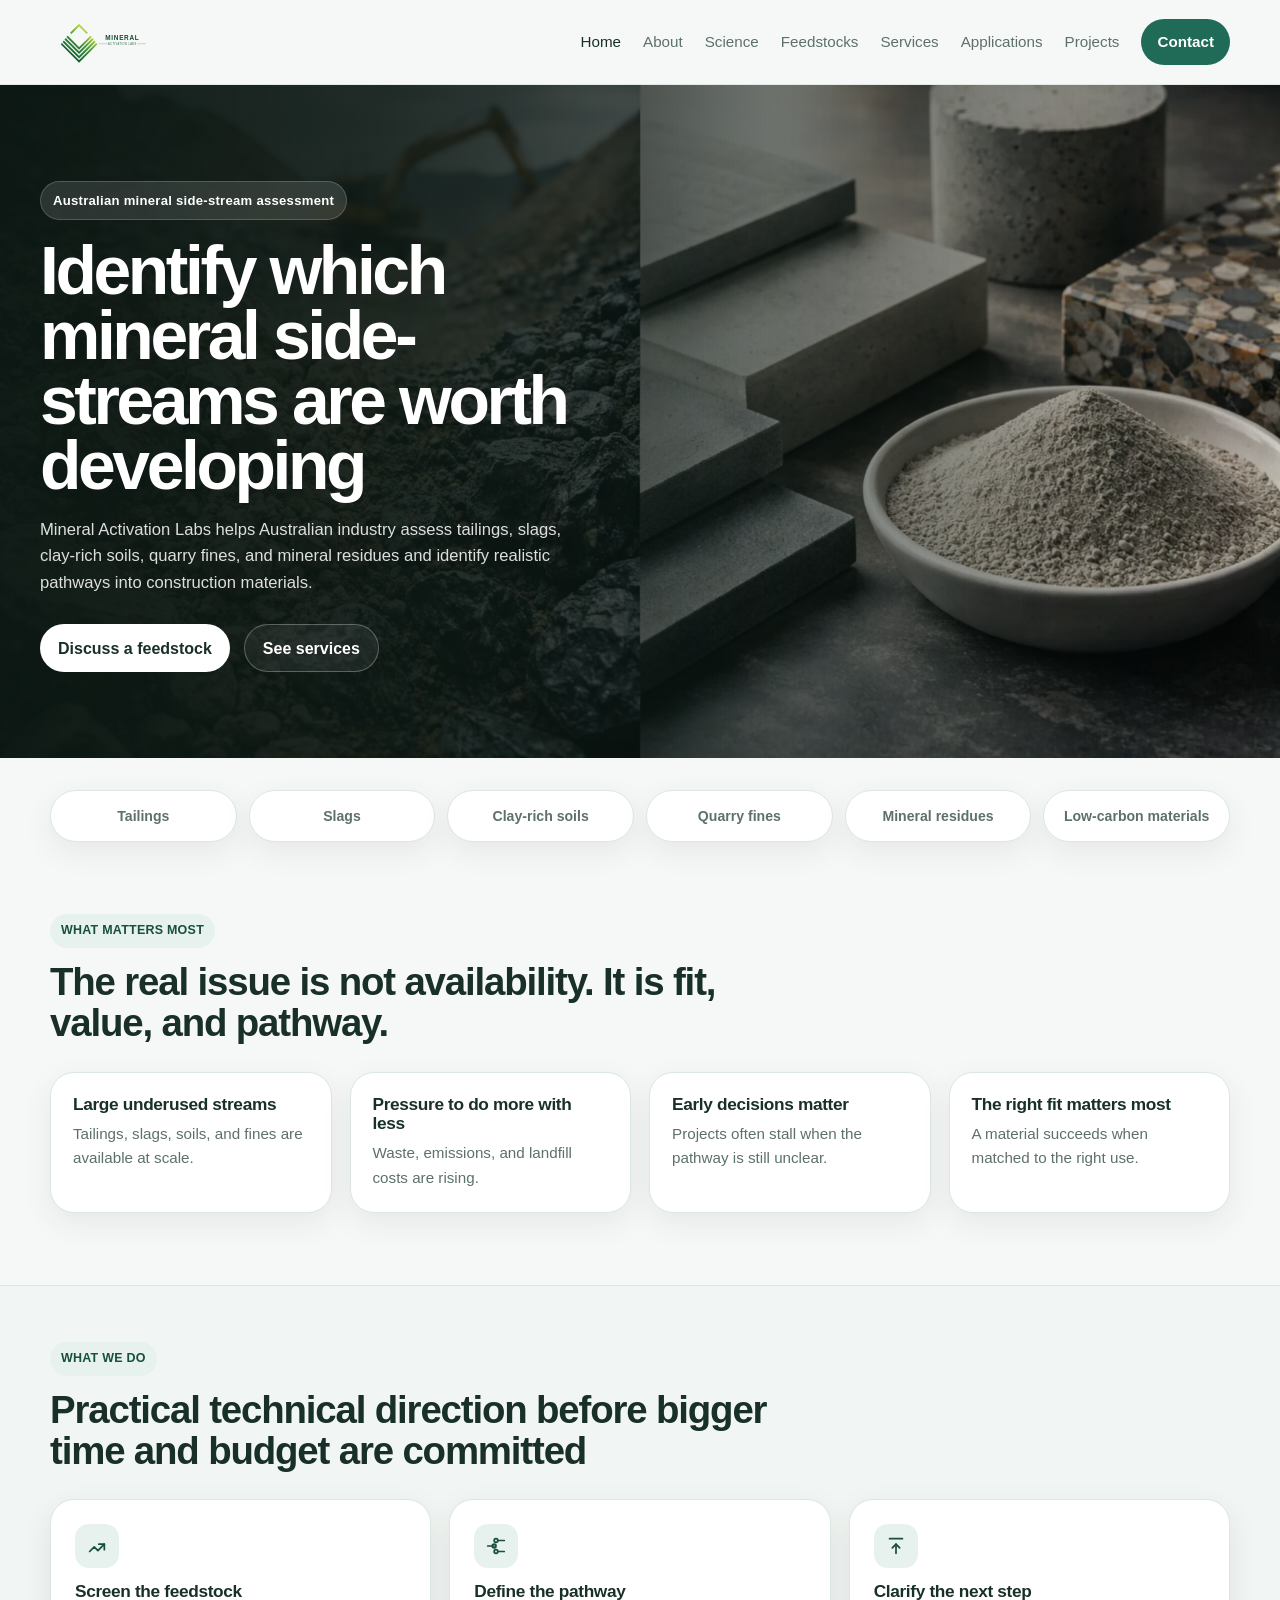
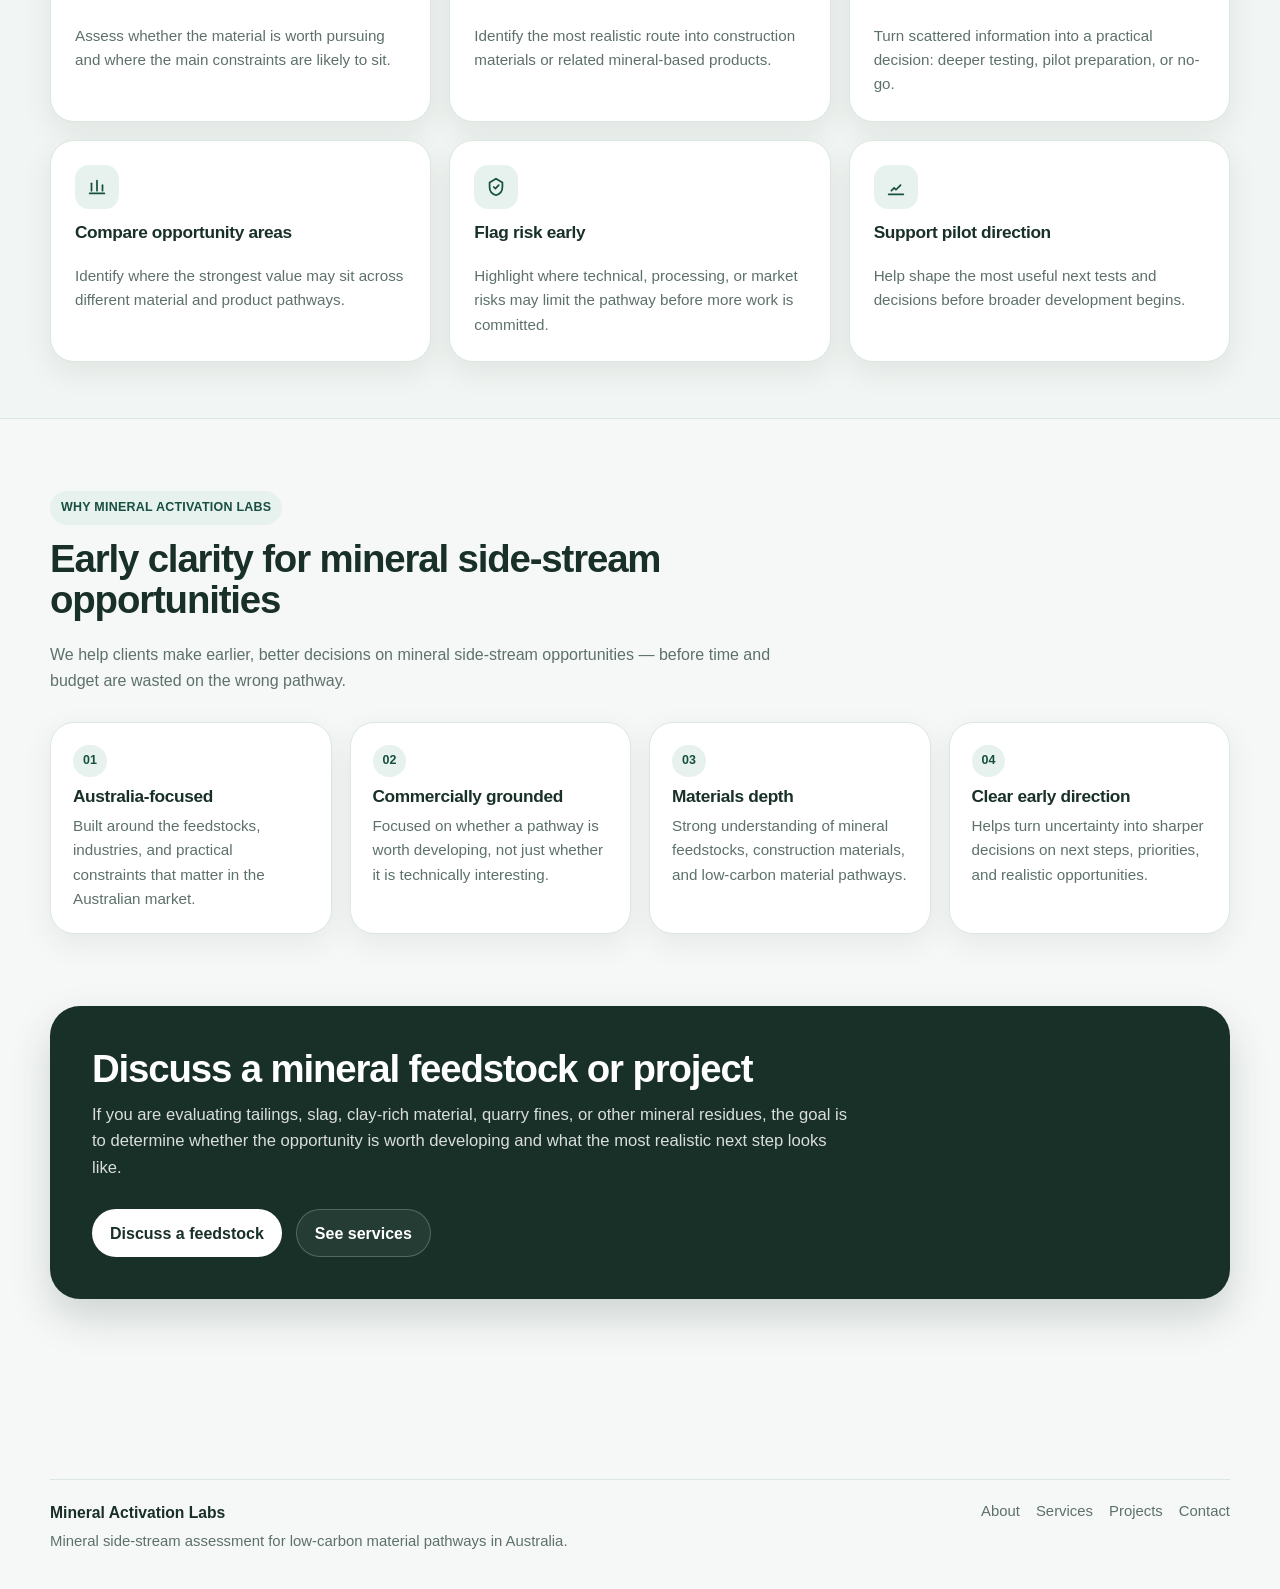
<file: index.html>
<!DOCTYPE html>
<html lang="en">
<head>
  <meta charset="UTF-8" />
  <meta name="viewport" content="width=device-width, initial-scale=1.0" />
  <title>Mineral Activation Labs</title>
  <meta
    name="description"
    content="Mineral Activation Labs helps Australian industry assess tailings, slags, soils, quarry fines, and mineral residues and identify realistic pathways into low-carbon construction materials."
  />
  <style>
    :root {
      --bg: #f6f8f7;
      --surface: #ffffff;
      --surface-soft: #f1f5f3;
      --text: #183028;
      --muted: #5d7169;
      --line: #dce7e1;
      --accent: #1f6b57;
      --accent-dark: #174f41;
      --accent-soft: #e7f2ee;
      --max: 1180px;
      --radius-lg: 24px;
      --radius-md: 16px;
      --radius-sm: 12px;
      --shadow: 0 10px 30px rgba(20, 48, 39, 0.08);
    }

    * { box-sizing: border-box; }
    html { scroll-behavior: smooth; }

    body {
      margin: 0;
      font-family: -apple-system, BlinkMacSystemFont, "Segoe UI", Roboto, Inter, Helvetica, Arial, sans-serif;
      background: var(--bg);
      color: var(--text);
      line-height: 1.6;
    }

    a { color: inherit; text-decoration: none; }
    img { max-width: 100%; display: block; }

    .container {
      width: min(var(--max), calc(100% - 56px));
      margin: 0 auto;
    }

    .site-header {
      position: sticky;
      top: 0;
      z-index: 50;
      background: rgba(246, 248, 247, 0.92);
      backdrop-filter: blur(10px);
      border-bottom: 1px solid rgba(220, 231, 225, 0.8);
    }

    .header-inner {
      display: flex;
      align-items: center;
      justify-content: space-between;
      gap: 20px;
      min-height: 84px;
    }

    .brand {
      display: flex;
      align-items: center;
    }

    .brand-logo {
      height: 42px;
      width: auto;
      flex: 0 0 auto;
    }

    .nav {
      display: flex;
      align-items: center;
      gap: 22px;
      flex-wrap: wrap;
      justify-content: flex-end;
    }

    .nav a {
      font-size: 0.95rem;
      color: var(--muted);
      transition: color 0.2s ease;
    }

    .nav a:hover,
    .nav a.active {
      color: var(--text);
    }

    .nav-cta {
      padding: 11px 16px;
      border-radius: 999px;
      background: var(--accent);
      color: #fff !important;
      font-weight: 600;
    }

    .nav-cta:hover {
      background: var(--accent-dark);
    }

    main {
      padding: 0 0 80px;
    }

    .section {
      margin: 0 0 72px;
    }

    .section-soft {
      background: var(--surface-soft);
      border-top: 1px solid var(--line);
      border-bottom: 1px solid var(--line);
      padding: 56px 0;
      margin-bottom: 72px;
    }

    .section-title {
      margin: 0 0 22px;
      font-size: clamp(1.9rem, 3vw, 2.8rem);
      line-height: 1.06;
      letter-spacing: -0.03em;
    }

    .section-kicker {
      display: inline-block;
      margin-bottom: 14px;
      padding: 7px 11px;
      border-radius: 999px;
      background: var(--accent-soft);
      color: var(--accent-dark);
      font-size: 0.78rem;
      font-weight: 700;
      letter-spacing: 0.02em;
      text-transform: uppercase;
    }

    .section-intro {
      max-width: 760px;
      margin-bottom: 28px;
    }

    .section-intro p {
      margin: 0;
      color: var(--muted);
      font-size: 1rem;
    }

    .hero-visual {
  position: relative;
  min-height: 72vh;
  display: flex;
  align-items: center;
  overflow: hidden;
  margin-bottom: 32px;
  background-image:
    linear-gradient(
      90deg,
      rgba(12, 24, 20, 0.84) 0%,
      rgba(12, 24, 20, 0.70) 30%,
      rgba(12, 24, 20, 0.36) 60%,
      rgba(12, 24, 20, 0.10) 100%
    ),
    url("assets/hero1.webp");
  background-size: cover;
  background-position: center;
}

.hero-bg {
  position: absolute;
  inset: 0;
  z-index: 0;
}

.hero-bg img {
  position: absolute;
  inset: 0;
  width: 100%;
  height: 100%;
  object-fit: cover;
  opacity: 0;
  transform: scale(1.05);
  animation: heroFade 20s infinite;
  animation-timing-function: linear;
  animation-fill-mode: both;
  will-change: opacity, transform;
}

.hero-bg img:nth-child(1) { animation-delay: 0s; }
.hero-bg img:nth-child(2) { animation-delay: 5s; }
.hero-bg img:nth-child(3) { animation-delay: 10s; }
.hero-bg img:nth-child(4) { animation-delay: 15s; }

@keyframes heroFade {
  0%   { opacity: 0; transform: scale(1.05); }
  8%   { opacity: 1; transform: scale(1.06); }
  42%  { opacity: 1; transform: scale(1.09); }
  50%  { opacity: 0; transform: scale(1.11); }
  100% { opacity: 0; transform: scale(1.11); }
}

.hero-overlay {
  position: absolute;
  inset: 0;
  z-index: 1;
  background:
    linear-gradient(
      90deg,
      rgba(12, 24, 20, 0.84) 0%,
      rgba(12, 24, 20, 0.70) 30%,
      rgba(12, 24, 20, 0.36) 60%,
      rgba(12, 24, 20, 0.10) 100%
    );
}

    .hero-content {
      position: relative;
      z-index: 2;
      width: 100%;
      padding: 96px 0 86px;
    }

    .hero-copy {
      max-width: 610px;
      color: #fff;
      margin-left: 40px;
    }

    .eyebrow {
      display: inline-block;
      padding: 8px 12px;
      border-radius: 999px;
      background: rgba(255,255,255,0.12);
      color: #ffffff;
      font-size: 0.82rem;
      font-weight: 700;
      letter-spacing: 0.02em;
      margin-bottom: 18px;
      border: 1px solid rgba(255,255,255,0.18);
      backdrop-filter: blur(4px);
    }

    .hero-copy h1 {
      margin: 0 0 18px;
      font-size: clamp(2.8rem, 5.3vw, 4.8rem);
      line-height: 0.96;
      letter-spacing: -0.05em;
      max-width: 620px;
      color: #fff;
    }

    .hero-copy p {
      margin: 0;
      max-width: 560px;
      font-size: 1.04rem;
      color: rgba(255,255,255,0.86);
    }

    .hero-actions,
    .cta-actions {
      display: flex;
      flex-wrap: wrap;
      gap: 14px;
      margin-top: 28px;
    }

    .btn {
      display: inline-flex;
      align-items: center;
      justify-content: center;
      min-height: 48px;
      padding: 0 18px;
      border-radius: 999px;
      font-weight: 700;
      transition: transform 0.18s ease, background 0.18s ease, color 0.18s ease, border-color 0.18s ease;
    }

    .btn:hover {
      transform: translateY(-1px);
    }

    .btn-primary {
      background: #ffffff;
      color: var(--text);
    }

    .btn-primary:hover {
      background: #f3f6f4;
    }

    .btn-secondary {
      border: 1px solid rgba(255,255,255,0.28);
      background: rgba(255,255,255,0.06);
      color: #ffffff;
    }

    .btn-secondary:hover {
      background: rgba(255,255,255,0.12);
    }

    .trust-strip {
      margin-bottom: 72px;
    }

    .trust-grid {
      display: grid;
      grid-template-columns: repeat(6, 1fr);
      gap: 12px;
    }

    .trust-item {
      min-height: 52px;
      display: flex;
      align-items: center;
      justify-content: center;
      text-align: center;
      padding: 10px 12px;
      border-radius: 999px;
      background: var(--surface);
      border: 1px solid var(--line);
      color: var(--muted);
      font-size: 0.88rem;
      font-weight: 600;
      box-shadow: var(--shadow);
    }

    .grid-4,
    .grid-3 {
      display: grid;
      gap: 18px;
    }

    .grid-4 {
      grid-template-columns: repeat(4, 1fr);
    }

    .grid-3 {
      grid-template-columns: repeat(3, 1fr);
    }

    .panel,
    .feature-card,
    .proof-card {
      background: var(--surface);
      border: 1px solid var(--line);
      border-radius: var(--radius-lg);
      box-shadow: var(--shadow);
    }

    .panel {
      padding: 22px;
    }

    .panel h3,
    .feature-card h3,
    .proof-card h3 {
      margin: 0 0 8px;
      font-size: 1.08rem;
      letter-spacing: -0.02em;
      line-height: 1.12;
    }

    .panel p,
    .feature-card p,
    .proof-card p {
      margin: 0;
      color: var(--muted);
      font-size: 0.95rem;
    }

    .feature-card {
      padding: 24px;
      display: flex;
      flex-direction: column;
      gap: 14px;
    }

    .service-icon {
      width: 44px;
      height: 44px;
      border-radius: 14px;
      background: var(--accent-soft);
      color: var(--accent-dark);
      display: inline-flex;
      align-items: center;
      justify-content: center;
    }

    .service-icon svg {
      width: 22px;
      height: 22px;
      stroke: currentColor;
      stroke-width: 1.9;
      fill: none;
      stroke-linecap: round;
      stroke-linejoin: round;
    }

    .proof-lead {
      max-width: 760px;
      margin: 0 0 24px;
      color: var(--muted);
      font-size: 1rem;
    }

    .proof-card {
      padding: 22px;
    }

    .proof-kicker {
      display: inline-block;
      margin-bottom: 10px;
      padding: 6px 10px;
      border-radius: 999px;
      background: var(--accent-soft);
      color: var(--accent-dark);
      font-size: 0.78rem;
      font-weight: 700;
    }

    .cta-box {
      background: var(--text);
      color: #fff;
      border-radius: 30px;
      padding: 42px;
      box-shadow: 0 18px 40px rgba(24, 48, 40, 0.18);
    }

    .cta-box h2 {
      margin: 0 0 12px;
      font-size: clamp(1.9rem, 3vw, 2.9rem);
      line-height: 1.08;
      letter-spacing: -0.03em;
    }

    .cta-box p {
      margin: 0;
      max-width: 760px;
      color: rgba(255,255,255,0.84);
      font-size: 1.04rem;
    }

    .cta-box .btn-primary {
      background: #fff;
      color: var(--text);
    }

    .cta-box .btn-secondary {
      color: #fff;
      border: 1px solid rgba(255,255,255,0.22);
      background: rgba(255,255,255,0.06);
    }

    .cta-box .btn-secondary:hover {
      background: rgba(255,255,255,0.12);
    }

    .site-footer {
      padding: 28px 0 36px;
      color: var(--muted);
      font-size: 0.93rem;
    }

    .footer-inner {
      border-top: 1px solid var(--line);
      padding-top: 20px;
      display: flex;
      justify-content: space-between;
      gap: 20px;
      flex-wrap: wrap;
      align-items: flex-start;
    }

    .footer-brand strong {
      display: block;
      margin-bottom: 4px;
      color: var(--text);
      font-size: 0.98rem;
    }

    .footer-links {
      display: flex;
      gap: 16px;
      flex-wrap: wrap;
    }

    .footer-links a:hover {
      color: var(--text);
    }

    @media (max-width: 1100px) {
      .trust-grid {
        grid-template-columns: repeat(3, 1fr);
      }
    }

    @media (max-width: 1000px) {
      .grid-4,
      .grid-3 {
        grid-template-columns: 1fr;
      }

      .hero-visual {
        min-height: auto;
      }
    }

    @media (max-width: 860px) {
      .header-inner {
        min-height: auto;
        padding: 14px 0;
        align-items: flex-start;
        flex-direction: column;
      }

      .nav {
        gap: 12px 16px;
        justify-content: flex-start;
      }
    }

    @media (max-width: 760px) {
      .container {
        width: min(var(--max), calc(100% - 32px));
      }

      .feature-card,
      .proof-card,
      .panel,
      .cta-box {
        padding: 24px;
      }

      .brand-logo {
        height: 36px;
      }

      .hero-content {
        padding: 56px 0 52px;
      }

      .hero-copy {
        max-width: 100%;
        margin-left: 0;
      }

      .hero-copy h1 {
        font-size: clamp(2.2rem, 11vw, 3.5rem);
        max-width: 100%;
      }

      .hero-copy p {
        max-width: 100%;
      }

      .hero-actions,
      .cta-actions {
        flex-direction: column;
        align-items: stretch;
      }

      .trust-grid {
        grid-template-columns: repeat(2, 1fr);
      }
    }
  </style>
</head>
<body>
  <header class="site-header">
    <div class="container header-inner">
      <a href="index.html" class="brand" aria-label="Mineral Activation Labs home">
        <img src="assets/logo.svg" alt="Mineral Activation Labs logo" class="brand-logo" />
      </a>

      <nav class="nav" aria-label="Primary navigation">
        <a href="index.html" class="active">Home</a>
        <a href="about.html">About</a>
        <a href="science.html">Science</a>
        <a href="feedstocks.html">Feedstocks</a>
        <a href="services.html">Services</a>
        <a href="applications.html">Applications</a>
        <a href="projects.html">Projects</a>
        <a href="contact.html" class="nav-cta">Contact</a>
      </nav>
    </div>
  </header>

  <main>
    <section class="hero-visual">
  <div class="hero-bg">
    <img src="assets/hero2.webp" alt="" />
    <img src="assets/hero3.webp" alt="" />
    <img src="assets/hero4.webp" alt="" />
    <img src="assets/hero5.webp" alt="" />
  </div>

  <div class="hero-overlay"></div>

  <div class="container hero-content">
    <div class="hero-copy">
      <div class="eyebrow">Australian mineral side-stream assessment</div>

      <h1>Identify which mineral side-streams are worth developing</h1>

      <p>
        Mineral Activation Labs helps Australian industry assess tailings, slags, clay-rich soils,
        quarry fines, and mineral residues and identify realistic pathways into construction materials.
      </p>

      <div class="hero-actions">
        <a href="contact.html" class="btn btn-primary">Discuss a feedstock</a>
        <a href="services.html" class="btn btn-secondary">See services</a>
      </div>
    </div>
  </div>
</section>

    <section class="trust-strip">
      <div class="container">
        <div class="trust-grid">
          <div class="trust-item">Tailings</div>
          <div class="trust-item">Slags</div>
          <div class="trust-item">Clay-rich soils</div>
          <div class="trust-item">Quarry fines</div>
          <div class="trust-item">Mineral residues</div>
          <div class="trust-item">Low-carbon materials</div>
        </div>
      </div>
    </section>

    <section class="section">
      <div class="container">
        <div class="section-intro">
          <div class="section-kicker">What matters most</div>
          <h2 class="section-title">The real issue is not availability. It is fit, value, and pathway.</h2>
        </div>

        <div class="grid-4">
          <article class="panel">
            <h3>Large underused streams</h3>
            <p>Tailings, slags, soils, and fines are available at scale.</p>
          </article>

          <article class="panel">
            <h3>Pressure to do more with less</h3>
            <p>Waste, emissions, and landfill costs are rising.</p>
          </article>

          <article class="panel">
            <h3>Early decisions matter</h3>
            <p>Projects often stall when the pathway is still unclear.</p>
          </article>

          <article class="panel">
            <h3>The right fit matters most</h3>
            <p>A material succeeds when matched to the right use.</p>
          </article>
        </div>
      </div>
    </section>

    <section class="section-soft">
      <div class="container">
        <div class="section-intro">
          <div class="section-kicker">What we do</div>
          <h2 class="section-title">Practical technical direction before bigger time and budget are committed</h2>
        </div>

        <div class="grid-3">
          <article class="feature-card">
            <div class="service-icon">
              <svg viewBox="0 0 24 24"><path d="M4 18l5-5 4 4 7-7"/><path d="M14 10h6v6"/></svg>
            </div>
            <h3>Screen the feedstock</h3>
            <p>Assess whether the material is worth pursuing and where the main constraints are likely to sit.</p>
          </article>

          <article class="feature-card">
            <div class="service-icon">
              <svg viewBox="0 0 24 24"><path d="M3 12h7"/><path d="M14 6h7"/><path d="M14 18h7"/><circle cx="10" cy="12" r="2"/><circle cx="12" cy="6" r="2"/><circle cx="12" cy="18" r="2"/></svg>
            </div>
            <h3>Define the pathway</h3>
            <p>Identify the most realistic route into construction materials or related mineral-based products.</p>
          </article>

          <article class="feature-card">
            <div class="service-icon">
              <svg viewBox="0 0 24 24"><path d="M12 20V10"/><path d="M8 14l4-4 4 4"/><path d="M5 4h14"/></svg>
            </div>
            <h3>Clarify the next step</h3>
            <p>Turn scattered information into a practical decision: deeper testing, pilot preparation, or no-go.</p>
          </article>

          <article class="feature-card">
            <div class="service-icon">
              <svg viewBox="0 0 24 24"><path d="M4 19h16"/><path d="M6 16V8"/><path d="M12 16V5"/><path d="M18 16v-6"/></svg>
            </div>
            <h3>Compare opportunity areas</h3>
            <p>Identify where the strongest value may sit across different material and product pathways.</p>
          </article>

          <article class="feature-card">
            <div class="service-icon">
              <svg viewBox="0 0 24 24"><path d="M12 3l7 4v5c0 5-3.5 8-7 9-3.5-1-7-4-7-9V7l7-4z"/><path d="M9.5 12l1.8 1.8L15 10"/></svg>
            </div>
            <h3>Flag risk early</h3>
            <p>Highlight where technical, processing, or market risks may limit the pathway before more work is committed.</p>
          </article>

          <article class="feature-card">
            <div class="service-icon">
              <svg viewBox="0 0 24 24"><path d="M4 20h16"/><path d="M7 16l3-3 2 2 5-5"/></svg>
            </div>
            <h3>Support pilot direction</h3>
            <p>Help shape the most useful next tests and decisions before broader development begins.</p>
          </article>
        </div>
      </div>
    </section>

    <section class="section">
      <div class="container">
        <div class="section-intro">
          <div class="section-kicker">Why Mineral Activation Labs</div>
          <h2 class="section-title">Early clarity for mineral side-stream opportunities</h2>
          <p class="proof-lead">
            We help clients make earlier, better decisions on mineral side-stream opportunities — before time and budget are wasted on the wrong pathway.
          </p>
        </div>

        <div class="grid-4">
          <article class="proof-card">
            <div class="proof-kicker">01</div>
            <h3>Australia-focused</h3>
            <p>Built around the feedstocks, industries, and practical constraints that matter in the Australian market.</p>
          </article>

          <article class="proof-card">
            <div class="proof-kicker">02</div>
            <h3>Commercially grounded</h3>
            <p>Focused on whether a pathway is worth developing, not just whether it is technically interesting.</p>
          </article>

          <article class="proof-card">
            <div class="proof-kicker">03</div>
            <h3>Materials depth</h3>
            <p>Strong understanding of mineral feedstocks, construction materials, and low-carbon material pathways.</p>
          </article>

          <article class="proof-card">
            <div class="proof-kicker">04</div>
            <h3>Clear early direction</h3>
            <p>Helps turn uncertainty into sharper decisions on next steps, priorities, and realistic opportunities.</p>
          </article>
        </div>
      </div>
    </section>

    <section class="section">
      <div class="container">
        <div class="cta-box">
          <h2>Discuss a mineral feedstock or project</h2>
          <p>
            If you are evaluating tailings, slag, clay-rich material, quarry fines, or other mineral residues,
            the goal is to determine whether the opportunity is worth developing and what the most realistic next step looks like.
          </p>
          <div class="cta-actions">
            <a href="contact.html" class="btn btn-primary">Discuss a feedstock</a>
            <a href="services.html" class="btn btn-secondary">See services</a>
          </div>
        </div>
      </div>
    </section>
  </main>

  <footer class="site-footer">
    <div class="container footer-inner">
      <div class="footer-brand">
        <strong>Mineral Activation Labs</strong>
        Mineral side-stream assessment for low-carbon material pathways in Australia.
      </div>

      <div class="footer-links">
        <a href="about.html">About</a>
        <a href="services.html">Services</a>
        <a href="projects.html">Projects</a>
        <a href="contact.html">Contact</a>
      </div>
    </div>
  </footer>
</body>
</html>
</file>
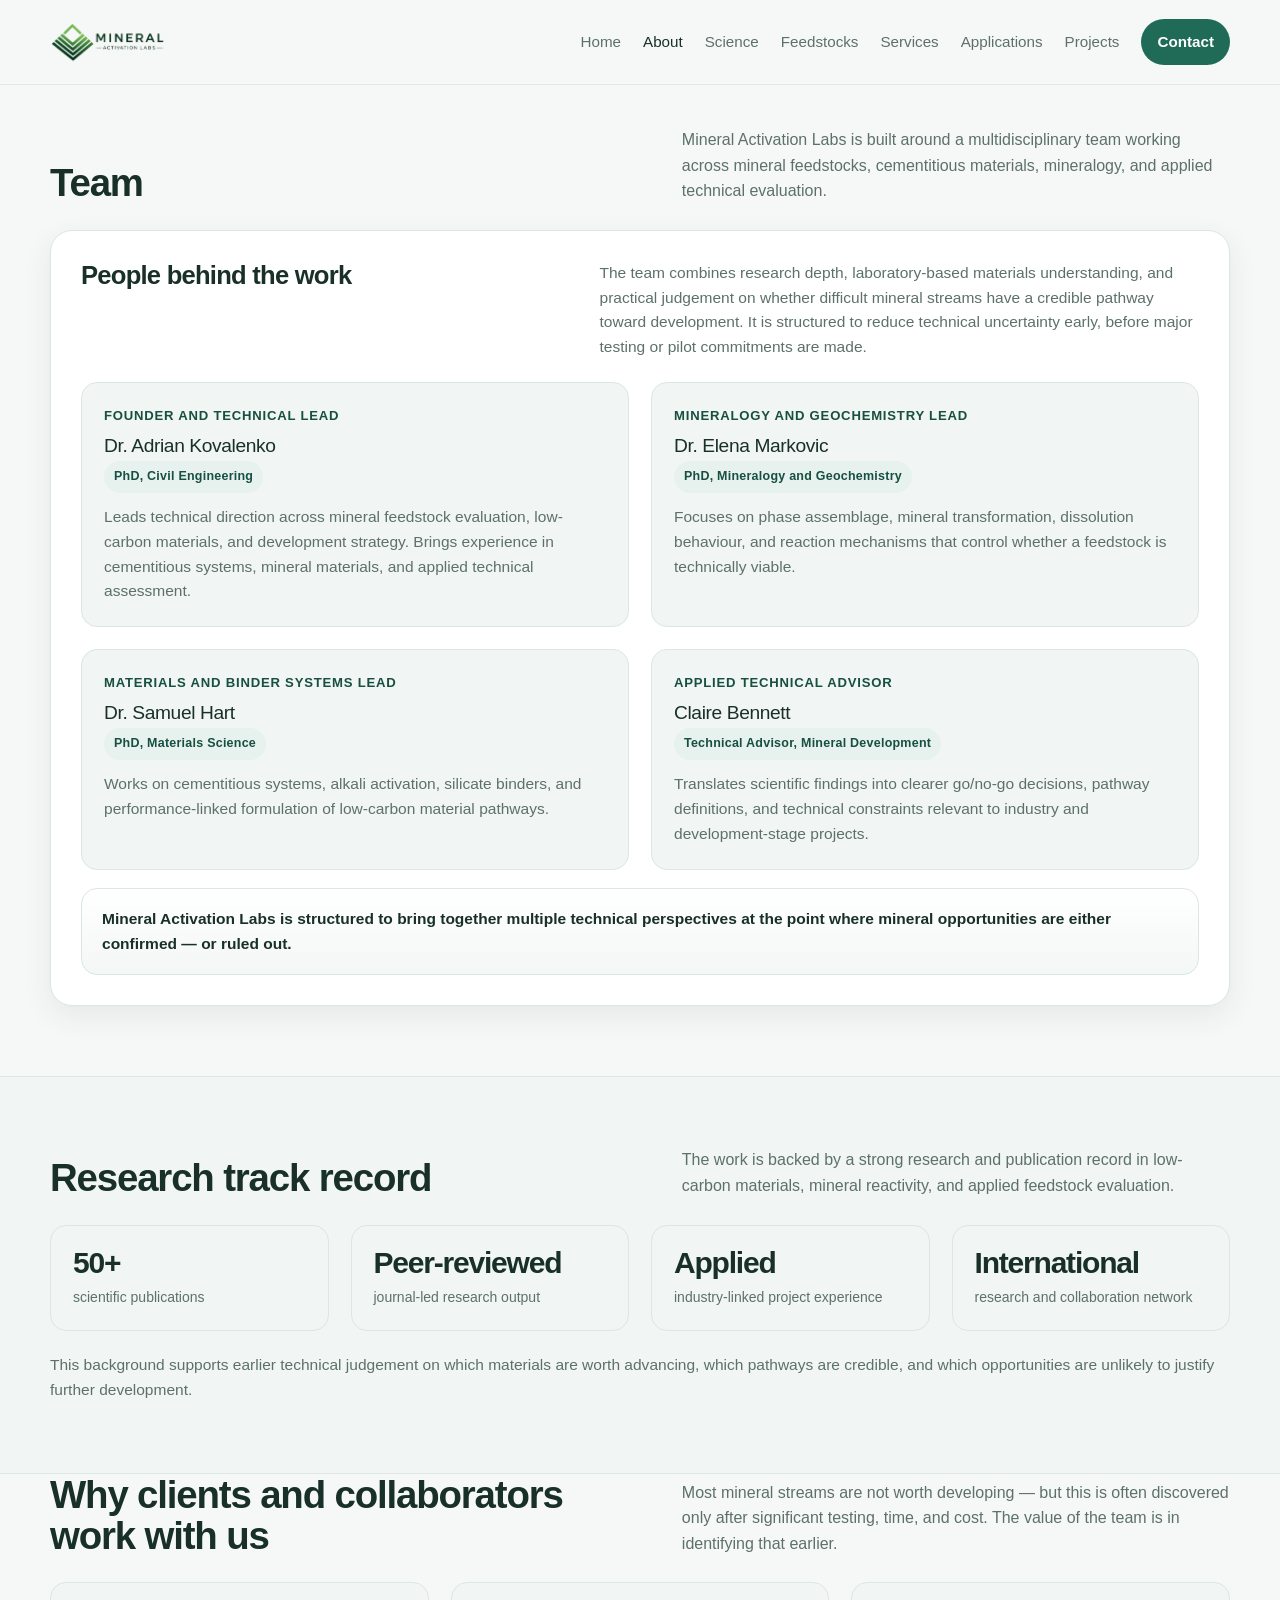
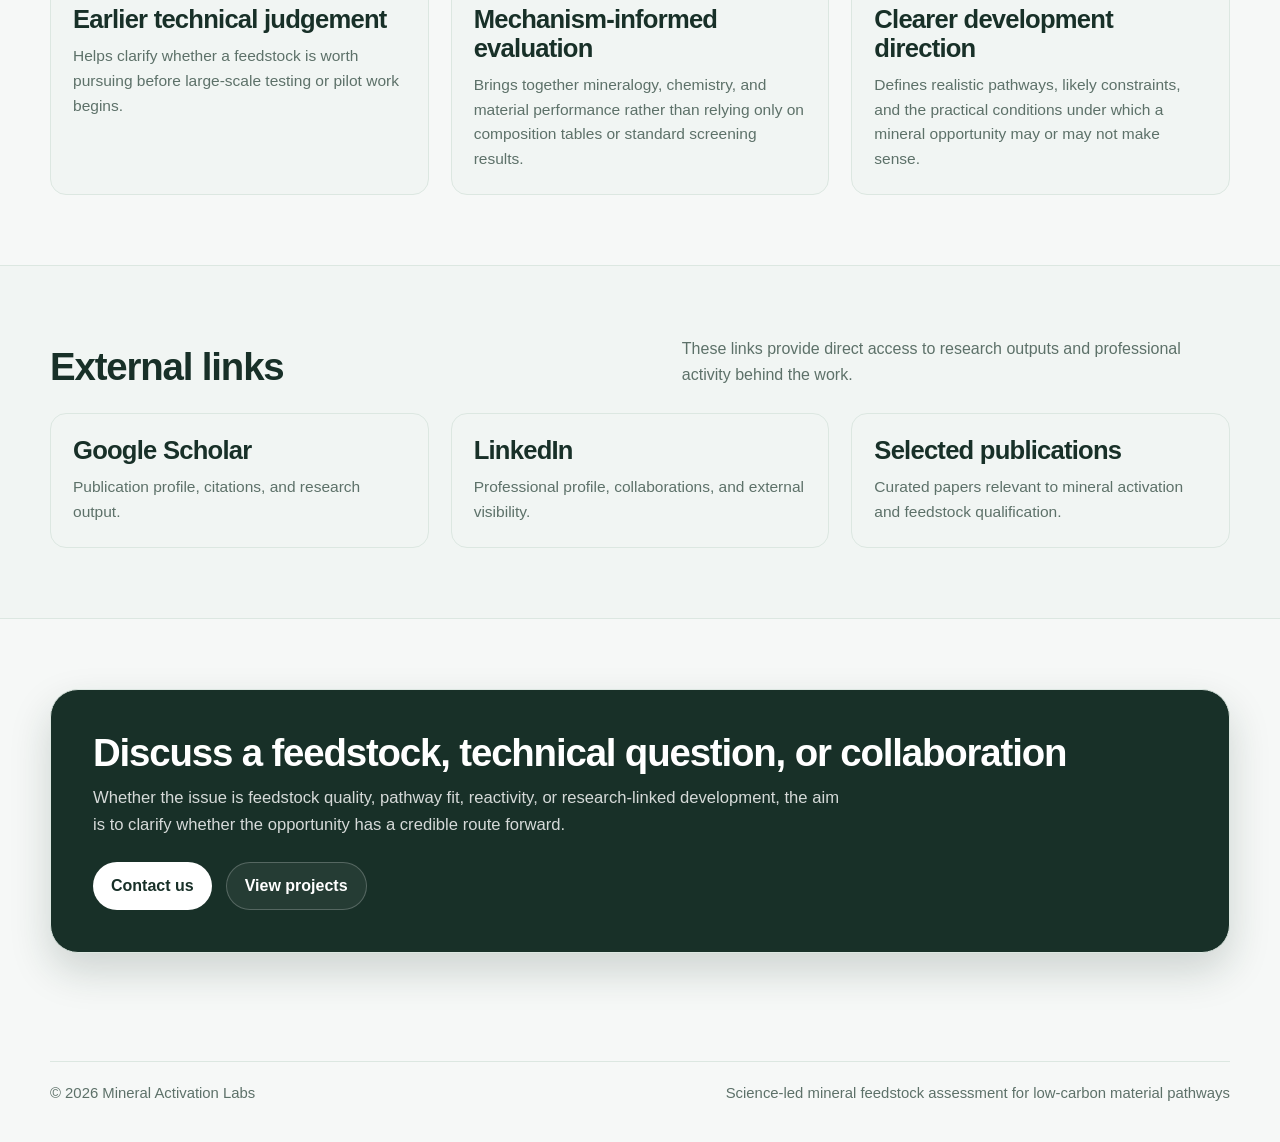
<file: about.html>
<!DOCTYPE html>
<html lang="en">
<head>
  <meta charset="UTF-8" />
  <meta name="viewport" content="width=device-width, initial-scale=1.0" />
  <title>About | Mineral Activation Labs</title>
  <meta
    name="description"
    content="About Mineral Activation Labs — team, track record, industry relevance, and external links."
  />

  <style>
    :root {
      --bg: #f6f8f7;
      --surface: #ffffff;
      --surface-soft: #f1f5f3;
      --text: #183028;
      --muted: #5d7169;
      --line: #dce7e1;
      --accent: #1f6b57;
      --accent-dark: #174f41;
      --accent-soft: #e7f2ee;
      --max: 1180px;
      --radius-lg: 22px;
      --radius-md: 16px;
      --radius-sm: 12px;
      --shadow: 0 10px 30px rgba(20, 48, 39, 0.08);
    }

    * {
      box-sizing: border-box;
    }

    html {
      scroll-behavior: smooth;
    }

    body {
      margin: 0;
      font-family: -apple-system, BlinkMacSystemFont, "Segoe UI", Roboto, Inter, Helvetica, Arial, sans-serif;
      background: var(--bg);
      color: var(--text);
      line-height: 1.6;
    }

    a {
      color: inherit;
      text-decoration: none;
    }

    img {
      max-width: 100%;
      display: block;
    }

    .container {
      width: min(var(--max), calc(100% - 40px));
      margin: 0 auto;
    }

    .site-header {
      position: sticky;
      top: 0;
      z-index: 50;
      background: rgba(246, 248, 247, 0.92);
      backdrop-filter: blur(10px);
      border-bottom: 1px solid rgba(220, 231, 225, 0.8);
    }

    .header-inner {
      display: flex;
      align-items: center;
      justify-content: space-between;
      gap: 20px;
      min-height: 84px;
    }

    .brand {
      display: flex;
      align-items: center;
      color: var(--text);
    }

    .brand-logo {
      height: 42px;
      width: auto;
      flex: 0 0 auto;
    }

    .nav {
      display: flex;
      align-items: center;
      gap: 22px;
      flex-wrap: wrap;
      justify-content: flex-end;
    }

    .nav a {
      font-size: 0.95rem;
      color: var(--muted);
      transition: color 0.2s ease;
    }

    .nav a:hover,
    .nav a.active {
      color: var(--text);
    }

    .nav-cta {
      padding: 11px 16px;
      border-radius: 999px;
      background: var(--accent);
      color: #fff !important;
      font-weight: 600;
    }

    .nav-cta:hover {
      background: var(--accent-dark);
    }

    main {
      padding: 42px 0 80px;
    }

    .section {
      margin: 0 0 70px;
    }

    .section-alt {
      padding: 70px 0;
      background: var(--surface-soft);
      border-top: 1px solid var(--line);
      border-bottom: 1px solid var(--line);
    }

    .section-heading {
      display: grid;
      grid-template-columns: 1.05fr 0.95fr;
      gap: 26px;
      align-items: end;
      margin-bottom: 26px;
    }

    .section-heading h2 {
      margin: 0;
      font-size: clamp(1.8rem, 3vw, 2.7rem);
      letter-spacing: -0.03em;
      line-height: 1.08;
    }

    .section-heading p {
      margin: 0;
      color: var(--muted);
      font-size: 1rem;
    }

    .about-block,
    .card,
    .stat-card,
    .link-card,
    .cta-box {
      background: var(--surface);
      border: 1px solid var(--line);
      border-radius: var(--radius-lg);
      padding: 30px;
      box-shadow: var(--shadow);
    }

    .card,
    .stat-card,
    .link-card {
      border-radius: var(--radius-md);
      padding: 22px;
      box-shadow: none;
      background: var(--surface-soft);
    }

    .about-block h3,
    .card h3,
    .link-card h4 {
      margin: 0 0 10px;
      font-size: clamp(1.2rem, 2vw, 1.7rem);
      line-height: 1.12;
      letter-spacing: -0.03em;
      color: var(--text);
    }

    .card h4 {
      margin: 0 0 8px;
      font-size: 0.82rem;
      letter-spacing: 0.06em;
      text-transform: uppercase;
      color: var(--accent-dark);
    }

    .about-head {
      display: grid;
      grid-template-columns: 0.9fr 1.1fr;
      gap: 28px;
      margin-bottom: 22px;
      align-items: start;
    }

    .about-head p,
    .card p,
    .stat-note,
    .link-card p {
      margin: 0;
      color: var(--muted);
      font-size: 0.97rem;
    }

    .grid-2 {
      display: grid;
      grid-template-columns: repeat(2, minmax(0, 1fr));
      gap: 22px;
    }

    .grid-3 {
      display: grid;
      grid-template-columns: repeat(3, minmax(0, 1fr));
      gap: 22px;
    }

    .grid-4 {
      display: grid;
      grid-template-columns: repeat(4, minmax(0, 1fr));
      gap: 22px;
    }

    .member-name {
      margin: 0 0 4px;
      font-size: 1.2rem;
      line-height: 1.2;
      letter-spacing: -0.02em;
      color: var(--text);
    }

    .member-meta {
      display: inline-block;
      margin-bottom: 12px;
      padding: 6px 10px;
      border-radius: 999px;
      background: var(--accent-soft);
      color: var(--accent-dark);
      font-size: 0.78rem;
      font-weight: 700;
      letter-spacing: 0.02em;
    }

    .highlight-line {
      margin-top: 18px;
      padding: 18px 20px;
      background: linear-gradient(180deg, #ffffff 0%, #f3f7f5 100%);
      border: 1px solid var(--line);
      border-radius: var(--radius-md);
      color: var(--text);
      font-size: 0.97rem;
      font-weight: 600;
    }

    .stats-grid {
      display: grid;
      grid-template-columns: repeat(4, minmax(0, 1fr));
      gap: 22px;
      margin-bottom: 22px;
    }

    .stat-value {
      display: block;
      margin-bottom: 8px;
      font-size: 30px;
      line-height: 1;
      letter-spacing: -0.04em;
      font-weight: 700;
      color: var(--text);
    }

    .stat-label {
      display: block;
      font-size: 14px;
      color: var(--muted);
    }

    .cta-section {
      margin-top: 70px;
    }

    .cta-box {
      background: var(--text);
      color: #fff;
      border-radius: 28px;
      padding: 42px;
      box-shadow: 0 18px 40px rgba(24, 48, 40, 0.18);
    }

    .cta-box h2 {
      margin: 0 0 12px;
      font-size: clamp(1.8rem, 3vw, 2.8rem);
      line-height: 1.08;
      letter-spacing: -0.03em;
    }

    .cta-box p {
      margin: 0;
      max-width: 760px;
      color: rgba(255,255,255,0.82);
      font-size: 1.04rem;
    }

    .cta-actions {
      display: flex;
      flex-wrap: wrap;
      gap: 14px;
      margin-top: 24px;
    }

    .btn {
      display: inline-flex;
      align-items: center;
      justify-content: center;
      min-height: 48px;
      padding: 0 18px;
      border-radius: 999px;
      font-weight: 700;
      transition: transform 0.18s ease, background 0.18s ease, color 0.18s ease, border-color 0.18s ease;
    }

    .btn:hover {
      transform: translateY(-1px);
    }

    .btn-primary {
      background: #fff;
      color: var(--text);
    }

    .btn-secondary {
      color: #fff;
      border: 1px solid rgba(255,255,255,0.22);
      background: rgba(255,255,255,0.06);
    }

    .btn-secondary:hover {
      background: rgba(255,255,255,0.12);
    }

    .site-footer {
      padding: 28px 0 36px;
      color: var(--muted);
      font-size: 0.93rem;
    }

    .footer-inner {
      border-top: 1px solid var(--line);
      padding-top: 20px;
      display: flex;
      justify-content: space-between;
      gap: 20px;
      flex-wrap: wrap;
    }

    @media (max-width: 1000px) {
      .grid-4,
      .grid-3,
      .grid-2,
      .section-heading,
      .about-head,
      .stats-grid {
        grid-template-columns: 1fr;
      }
    }

    @media (max-width: 860px) {
      .header-inner {
        min-height: auto;
        padding: 14px 0;
        align-items: flex-start;
        flex-direction: column;
      }

      .nav {
        gap: 12px 16px;
        justify-content: flex-start;
      }
    }

    @media (max-width: 760px) {
      .about-block,
      .card,
      .stat-card,
      .link-card,
      .cta-box {
        padding: 24px;
      }

      main {
        padding-top: 26px;
      }

      .brand-logo {
        height: 36px;
      }
    }
  </style>
</head>
<body>
  <header class="site-header">
    <div class="container header-inner">
      <a href="index.html" class="brand" aria-label="Mineral Activation Labs home">
        <img src="assets/logo.png" alt="Mineral Activation Labs logo" class="brand-logo" />
      </a>

      <nav class="nav" aria-label="Primary navigation">
        <a href="index.html">Home</a>
        <a href="about.html" class="active">About</a>
        <a href="science.html">Science</a>
        <a href="feedstocks.html">Feedstocks</a>
        <a href="services.html">Services</a>
        <a href="applications.html">Applications</a>
        <a href="projects.html">Projects</a>
        <a href="contact.html" class="nav-cta">Contact</a>
      </nav>
    </div>
  </header>

  <main>
    <section class="section">
      <div class="container">
        <div class="section-heading">
          <h2>Team</h2>
          <p>
            Mineral Activation Labs is built around a multidisciplinary team working across mineral
            feedstocks, cementitious materials, mineralogy, and applied technical evaluation.
          </p>
        </div>

        <article class="about-block">
          <div class="about-head">
            <div>
              <h3>People behind the work</h3>
            </div>
            <p>
              The team combines research depth, laboratory-based materials understanding, and practical
              judgement on whether difficult mineral streams have a credible pathway toward development.
              It is structured to reduce technical uncertainty early, before major testing or pilot
              commitments are made.
            </p>
          </div>

          <div class="grid-2">
            <div class="card">
              <h4>Founder and technical lead</h4>
              <div class="member-name">Dr. Adrian Kovalenko</div>
              <div class="member-meta">PhD, Civil Engineering</div>
              <p>
                Leads technical direction across mineral feedstock evaluation, low-carbon materials,
                and development strategy. Brings experience in cementitious systems, mineral materials,
                and applied technical assessment.
              </p>
            </div>

            <div class="card">
              <h4>Mineralogy and geochemistry lead</h4>
              <div class="member-name">Dr. Elena Markovic</div>
              <div class="member-meta">PhD, Mineralogy and Geochemistry</div>
              <p>
                Focuses on phase assemblage, mineral transformation, dissolution behaviour, and reaction
                mechanisms that control whether a feedstock is technically viable.
              </p>
            </div>

            <div class="card">
              <h4>Materials and binder systems lead</h4>
              <div class="member-name">Dr. Samuel Hart</div>
              <div class="member-meta">PhD, Materials Science</div>
              <p>
                Works on cementitious systems, alkali activation, silicate binders, and performance-linked
                formulation of low-carbon material pathways.
              </p>
            </div>

            <div class="card">
              <h4>Applied technical advisor</h4>
              <div class="member-name">Claire Bennett</div>
              <div class="member-meta">Technical Advisor, Mineral Development</div>
              <p>
                Translates scientific findings into clearer go/no-go decisions, pathway definitions,
                and technical constraints relevant to industry and development-stage projects.
              </p>
            </div>
          </div>

          <div class="highlight-line">
            Mineral Activation Labs is structured to bring together multiple technical perspectives at
            the point where mineral opportunities are either confirmed — or ruled out.
          </div>
        </article>
      </div>
    </section>

    <section class="section-alt">
      <div class="container">
        <div class="section-heading">
          <h2>Research track record</h2>
          <p>
            The work is backed by a strong research and publication record in low-carbon materials,
            mineral reactivity, and applied feedstock evaluation.
          </p>
        </div>

        <div class="stats-grid">
          <div class="stat-card">
            <span class="stat-value">50+</span>
            <span class="stat-label">scientific publications</span>
          </div>
          <div class="stat-card">
            <span class="stat-value">Peer-reviewed</span>
            <span class="stat-label">journal-led research output</span>
          </div>
          <div class="stat-card">
            <span class="stat-value">Applied</span>
            <span class="stat-label">industry-linked project experience</span>
          </div>
          <div class="stat-card">
            <span class="stat-value">International</span>
            <span class="stat-label">research and collaboration network</span>
          </div>
        </div>

        <p class="stat-note">
          This background supports earlier technical judgement on which materials are worth advancing,
          which pathways are credible, and which opportunities are unlikely to justify further development.
        </p>
      </div>
    </section>

    <section class="section">
      <div class="container">
        <div class="section-heading">
          <h2>Why clients and collaborators work with us</h2>
          <p>
            Most mineral streams are not worth developing — but this is often discovered only after
            significant testing, time, and cost. The value of the team is in identifying that earlier.
          </p>
        </div>

        <div class="grid-3">
          <div class="card">
            <h3>Earlier technical judgement</h3>
            <p>
              Helps clarify whether a feedstock is worth pursuing before large-scale testing or pilot
              work begins.
            </p>
          </div>

          <div class="card">
            <h3>Mechanism-informed evaluation</h3>
            <p>
              Brings together mineralogy, chemistry, and material performance rather than relying only
              on composition tables or standard screening results.
            </p>
          </div>

          <div class="card">
            <h3>Clearer development direction</h3>
            <p>
              Defines realistic pathways, likely constraints, and the practical conditions under which
              a mineral opportunity may or may not make sense.
            </p>
          </div>
        </div>
      </div>
    </section>

    <section class="section-alt">
      <div class="container">
        <div class="section-heading">
          <h2>External links</h2>
          <p>
            These links provide direct access to research outputs and professional activity behind the work.
          </p>
        </div>

        <div class="grid-3">
          <a
            class="link-card"
            href="https://scholar.google.com/citations?user=RAulpQoAAAAJ&hl=en"
            target="_blank"
            rel="noopener"
          >
            <h4>Google Scholar</h4>
            <p>Publication profile, citations, and research output.</p>
          </a>

          <a
            class="link-card"
            href="#"
            target="_blank"
            rel="noopener"
          >
            <h4>LinkedIn</h4>
            <p>Professional profile, collaborations, and external visibility.</p>
          </a>

          <a
            class="link-card"
            href="#"
            target="_blank"
            rel="noopener"
          >
            <h4>Selected publications</h4>
            <p>Curated papers relevant to mineral activation and feedstock qualification.</p>
          </a>
        </div>
      </div>
    </section>

    <section class="cta-section">
      <div class="container">
        <div class="cta-box">
          <h2>Discuss a feedstock, technical question, or collaboration</h2>
          <p>
            Whether the issue is feedstock quality, pathway fit, reactivity, or research-linked
            development, the aim is to clarify whether the opportunity has a credible route forward.
          </p>

          <div class="cta-actions">
            <a href="contact.html" class="btn btn-primary">Contact us</a>
            <a href="projects.html" class="btn btn-secondary">View projects</a>
          </div>
        </div>
      </div>
    </section>
  </main>

  <footer class="site-footer">
    <div class="container footer-inner">
      <div>© 2026 Mineral Activation Labs</div>
      <div>Science-led mineral feedstock assessment for low-carbon material pathways</div>
    </div>
  </footer>
</body>
</html>
</file>
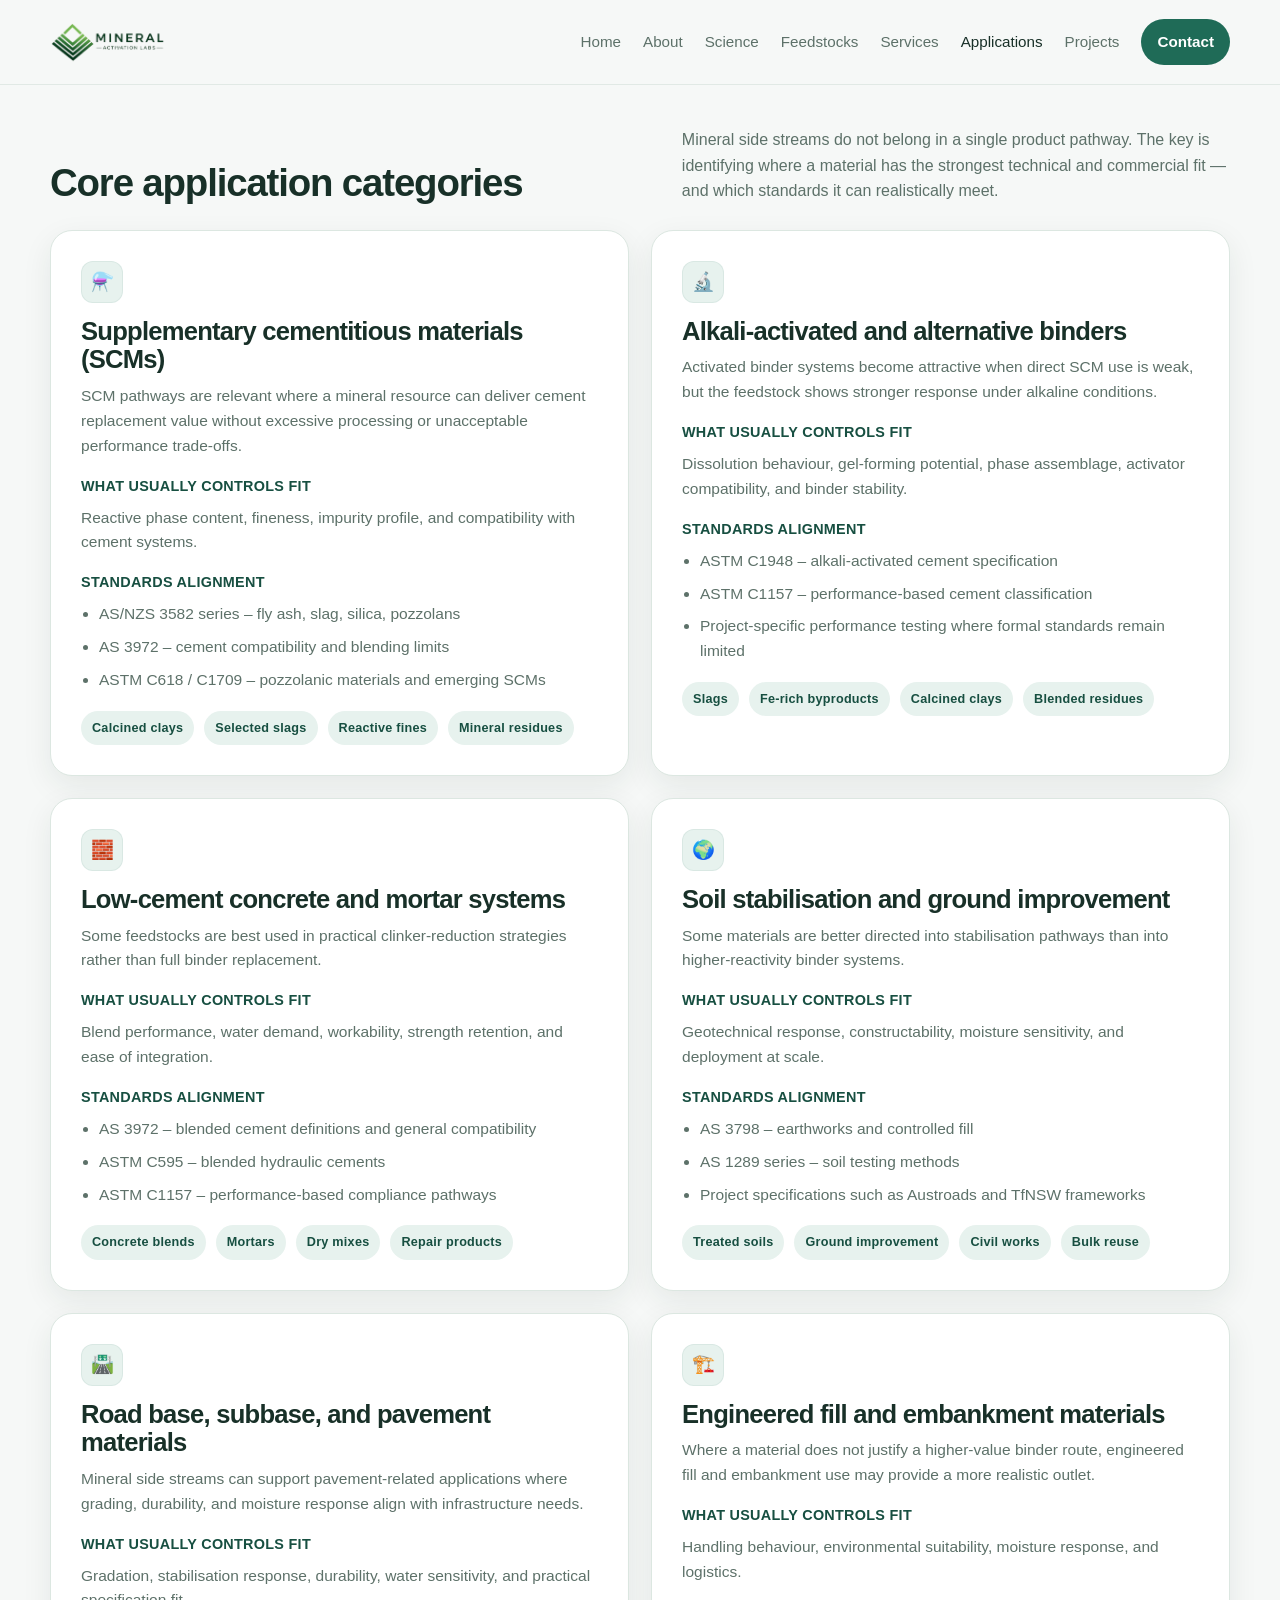
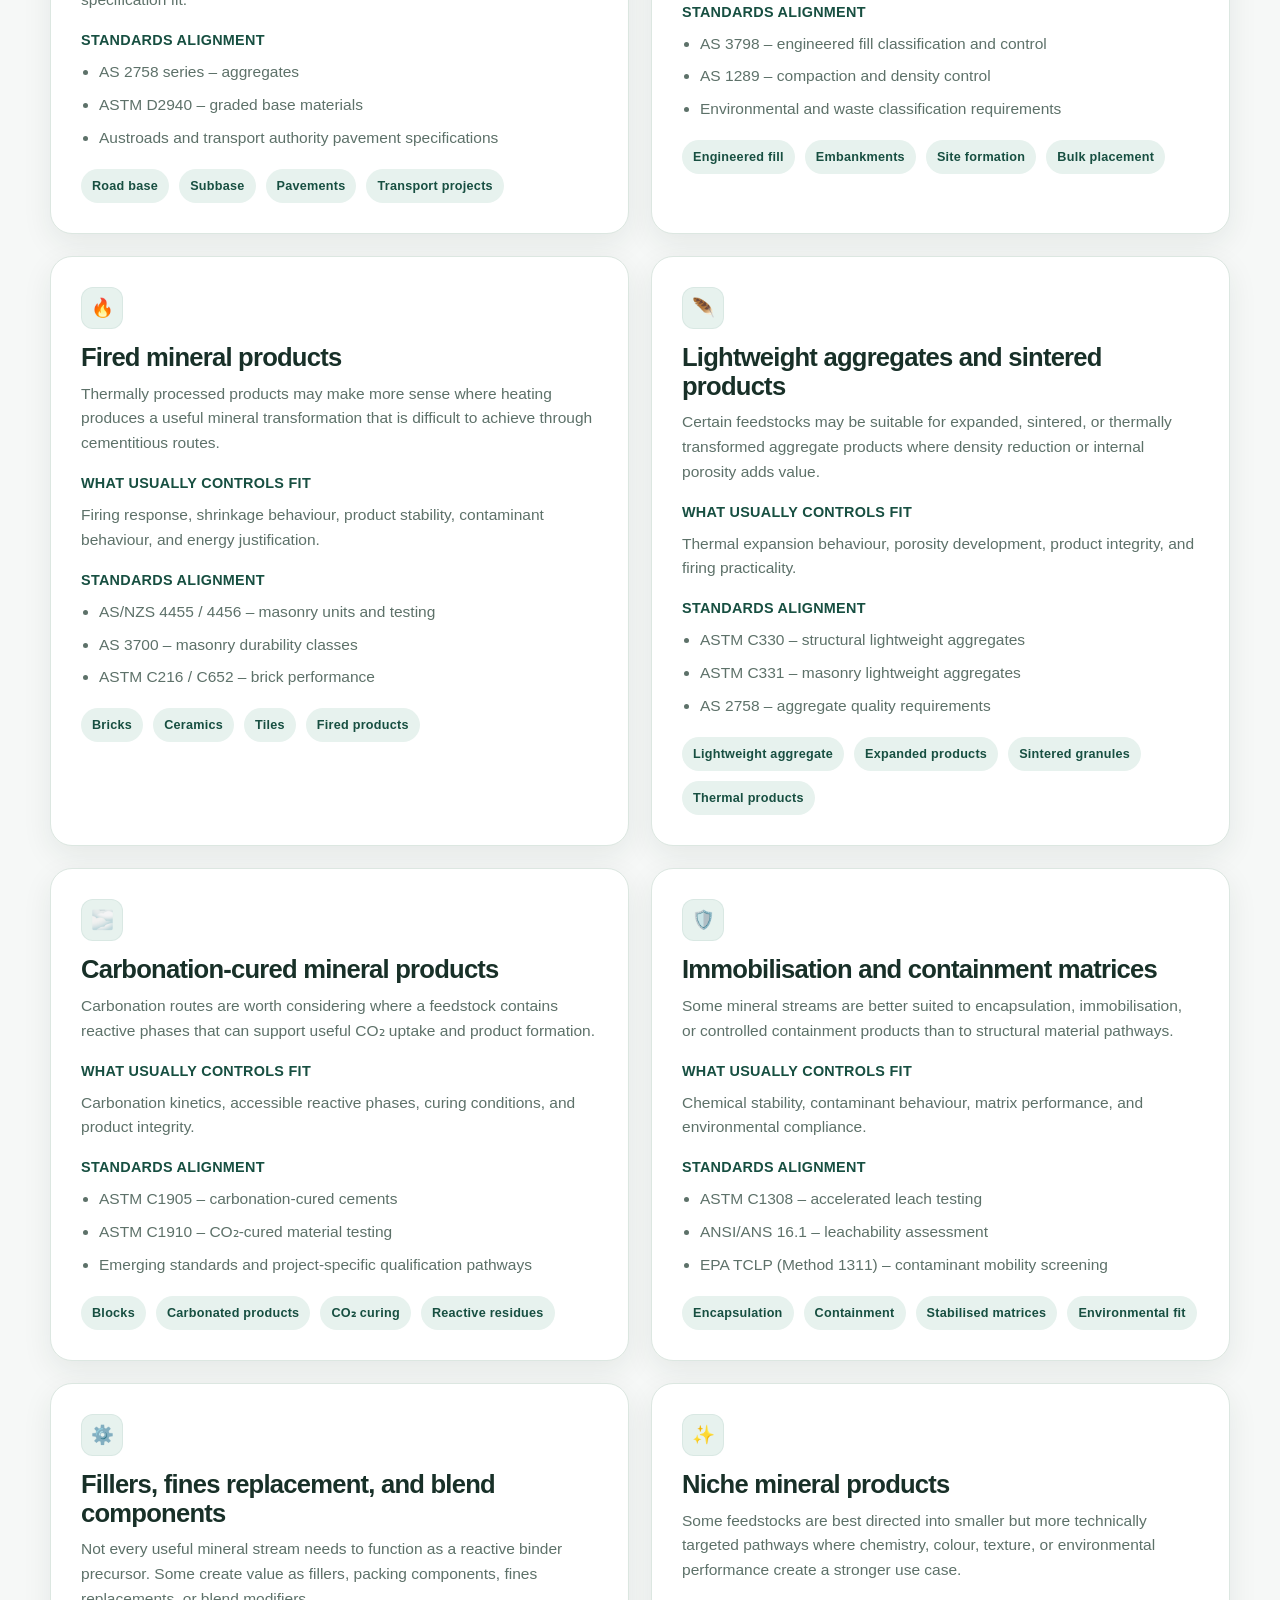
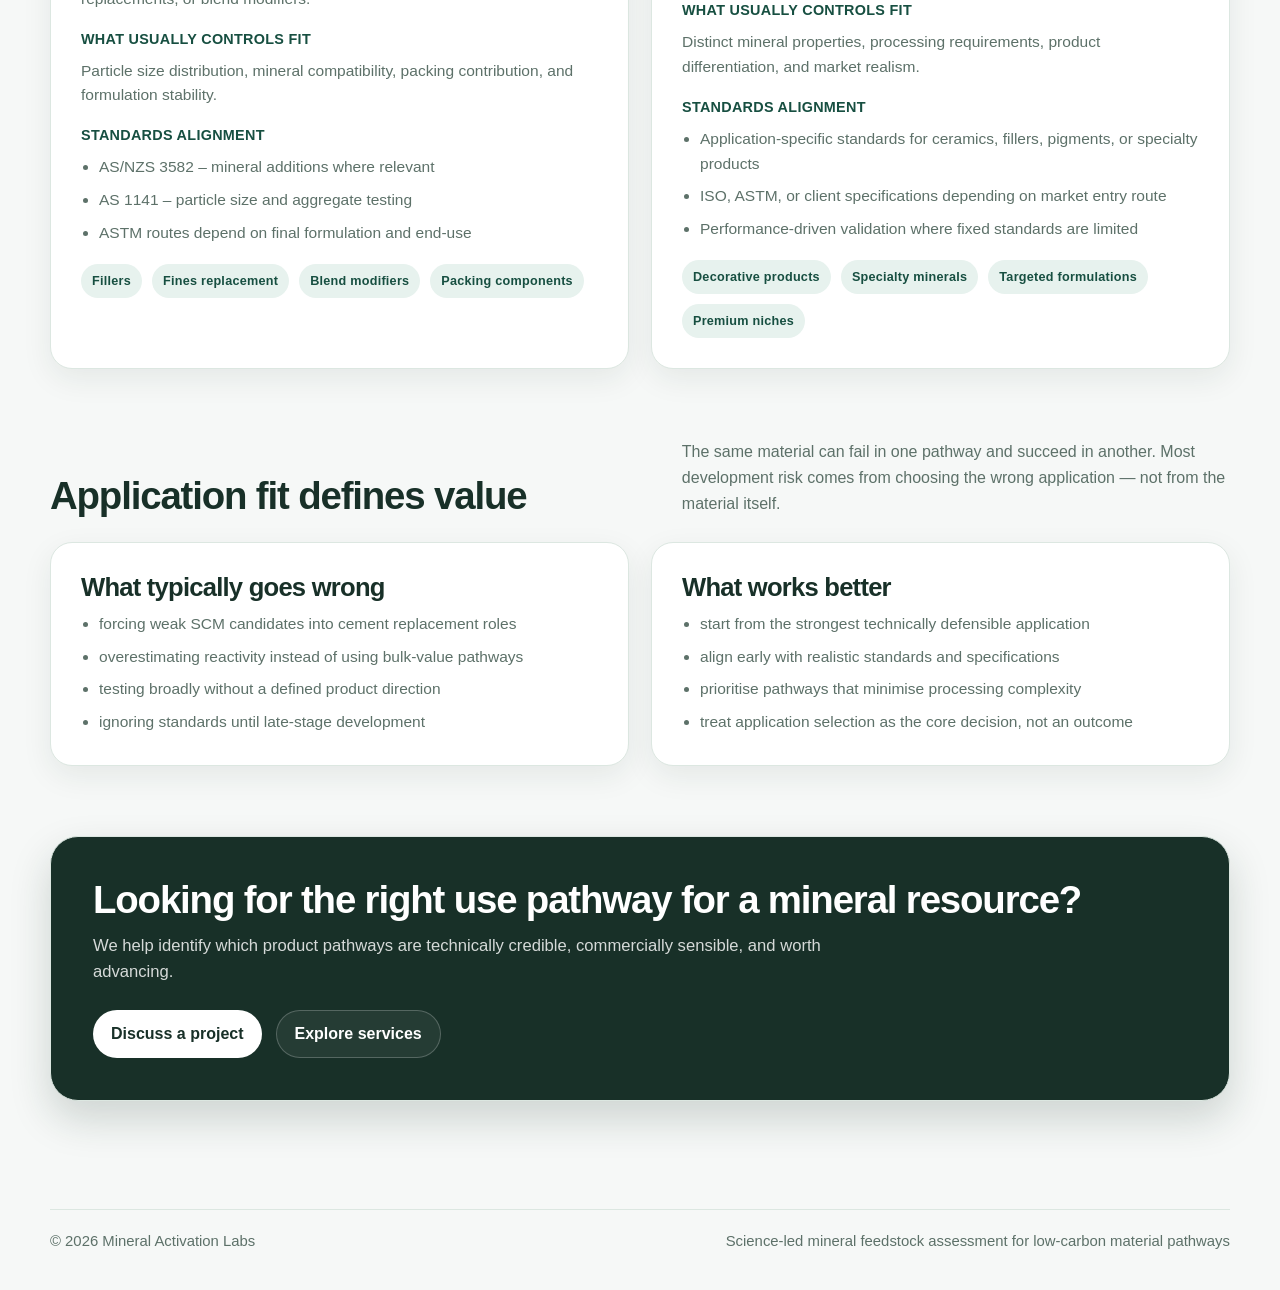
<file: applications.html>
<!DOCTYPE html>
<html lang="en">
<head>
  <meta charset="UTF-8" />
  <meta name="viewport" content="width=device-width, initial-scale=1.0" />
  <title>Applications | Mineral Activation Labs</title>
  <meta
    name="description"
    content="Application pathways for mineral feedstocks across SCMs, activated binders, low-cement materials, stabilisation, pavement materials, fired products, carbonation-cured products, fillers, and other mineral product routes."
  />

  <style>
    :root {
      --bg: #f6f8f7;
      --surface: #ffffff;
      --surface-soft: #f1f5f3;
      --text: #183028;
      --muted: #5d7169;
      --line: #dce7e1;
      --accent: #1f6b57;
      --accent-dark: #174f41;
      --accent-soft: #e7f2ee;
      --max: 1180px;
      --radius-lg: 22px;
      --radius-md: 16px;
      --radius-sm: 12px;
      --shadow: 0 10px 30px rgba(20, 48, 39, 0.08);
    }

    * {
      box-sizing: border-box;
    }

    html {
      scroll-behavior: smooth;
    }

    body {
      margin: 0;
      font-family: -apple-system, BlinkMacSystemFont, "Segoe UI", Roboto, Inter, Helvetica, Arial, sans-serif;
      background: var(--bg);
      color: var(--text);
      line-height: 1.6;
    }

    a {
      color: inherit;
      text-decoration: none;
    }

    img {
      max-width: 100%;
      display: block;
    }

    .container {
      width: min(var(--max), calc(100% - 40px));
      margin: 0 auto;
    }

    .site-header {
      position: sticky;
      top: 0;
      z-index: 50;
      background: rgba(246, 248, 247, 0.92);
      backdrop-filter: blur(10px);
      border-bottom: 1px solid rgba(220, 231, 225, 0.8);
    }

    .header-inner {
      display: flex;
      align-items: center;
      justify-content: space-between;
      gap: 20px;
      min-height: 84px;
    }

    .brand {
      display: flex;
      align-items: center;
      color: var(--text);
    }

    .brand-logo {
      height: 42px;
      width: auto;
      flex: 0 0 auto;
    }

    .nav {
      display: flex;
      align-items: center;
      gap: 22px;
      flex-wrap: wrap;
      justify-content: flex-end;
    }

    .nav a {
      font-size: 0.95rem;
      color: var(--muted);
      transition: color 0.2s ease;
    }

    .nav a:hover,
    .nav a.active {
      color: var(--text);
    }

    .nav-cta {
      padding: 11px 16px;
      border-radius: 999px;
      background: var(--accent);
      color: #fff !important;
      font-weight: 600;
    }

    .nav-cta:hover {
      background: var(--accent-dark);
    }

    main {
      padding: 42px 0 80px;
    }

    .section {
      margin: 0 0 70px;
    }

    .section-heading {
      display: grid;
      grid-template-columns: 1.05fr 0.95fr;
      gap: 26px;
      align-items: end;
      margin-bottom: 26px;
    }

    .section-heading h2 {
      margin: 0;
      font-size: clamp(1.8rem, 3vw, 2.7rem);
      letter-spacing: -0.03em;
      line-height: 1.08;
    }

    .section-heading p {
      margin: 0;
      color: var(--muted);
      font-size: 1rem;
      max-width: 62ch;
    }

    .grid-2 {
      display: grid;
      grid-template-columns: repeat(2, minmax(0, 1fr));
      gap: 22px;
    }

    .application-card,
    .fit-box,
    .cta-box {
      background: var(--surface);
      border: 1px solid var(--line);
      border-radius: var(--radius-lg);
      padding: 30px;
      box-shadow: var(--shadow);
    }

    .application-card {
      transition: transform 0.18s ease, box-shadow 0.18s ease, border-color 0.18s ease;
    }

    .application-card:hover {
      transform: translateY(-2px);
      border-color: #cbdad3;
      box-shadow: 0 14px 34px rgba(20, 48, 39, 0.1);
    }

    .application-card h3,
    .fit-box h3 {
      margin: 0 0 10px;
      font-size: clamp(1.2rem, 2vw, 1.7rem);
      line-height: 1.12;
      letter-spacing: -0.03em;
      color: var(--text);
    }

    .application-card p,
    .fit-box p,
    .cta-box p {
      margin: 0;
      color: var(--muted);
      font-size: 0.97rem;
    }

    .tag {
      display: inline-flex;
      align-items: center;
      padding: 7px 11px;
      border-radius: 999px;
      background: var(--accent-soft);
      color: var(--accent-dark);
      font-size: 0.79rem;
      font-weight: 700;
      letter-spacing: 0.02em;
    }

    .card-icon {
      width: 42px;
      height: 42px;
      border-radius: 12px;
      background: var(--accent-soft);
      display: flex;
      align-items: center;
      justify-content: center;
      margin-bottom: 14px;
      font-size: 1.15rem;
      line-height: 1;
      color: var(--accent-dark);
      box-shadow: inset 0 0 0 1px rgba(31, 107, 87, 0.07);
    }

    .subhead {
      margin: 16px 0 8px;
      font-size: 0.9rem;
      letter-spacing: 0.02em;
      text-transform: uppercase;
      color: var(--accent-dark);
      font-weight: 700;
    }

    .feature-list {
      margin: 0;
      padding-left: 18px;
      color: var(--muted);
      font-size: 0.97rem;
    }

    .feature-list li + li {
      margin-top: 8px;
    }

    .tag-row {
      display: flex;
      flex-wrap: wrap;
      gap: 10px;
      margin-top: 18px;
    }

    .cta-section {
      margin-top: 70px;
    }

    .cta-box {
      background: var(--text);
      color: #fff;
      border-radius: 28px;
      padding: 42px;
      box-shadow: 0 18px 40px rgba(24, 48, 40, 0.18);
    }

    .cta-box h2 {
      margin: 0 0 12px;
      font-size: clamp(1.8rem, 3vw, 2.8rem);
      line-height: 1.08;
      letter-spacing: -0.03em;
    }

    .cta-box p {
      max-width: 760px;
      color: rgba(255,255,255,0.82);
      font-size: 1.04rem;
    }

    .cta-actions {
      display: flex;
      flex-wrap: wrap;
      gap: 14px;
      margin-top: 24px;
    }

    .btn {
      display: inline-flex;
      align-items: center;
      justify-content: center;
      min-height: 48px;
      padding: 0 18px;
      border-radius: 999px;
      font-weight: 700;
      transition: transform 0.18s ease, background 0.18s ease, color 0.18s ease, border-color 0.18s ease;
    }

    .btn:hover {
      transform: translateY(-1px);
    }

    .btn-primary {
      background: #fff;
      color: var(--text);
    }

    .btn-secondary {
      color: #fff;
      border: 1px solid rgba(255,255,255,0.22);
      background: rgba(255,255,255,0.06);
    }

    .btn-secondary:hover {
      background: rgba(255,255,255,0.12);
    }

    .site-footer {
      padding: 28px 0 36px;
      color: var(--muted);
      font-size: 0.93rem;
    }

    .footer-inner {
      border-top: 1px solid var(--line);
      padding-top: 20px;
      display: flex;
      justify-content: space-between;
      gap: 20px;
      flex-wrap: wrap;
    }

    @media (max-width: 1000px) {
      .grid-2,
      .section-heading {
        grid-template-columns: 1fr;
      }
    }

    @media (max-width: 860px) {
      .header-inner {
        min-height: auto;
        padding: 14px 0;
        align-items: flex-start;
        flex-direction: column;
      }

      .nav {
        gap: 12px 16px;
        justify-content: flex-start;
      }
    }

    @media (max-width: 760px) {
      .application-card,
      .fit-box,
      .cta-box {
        padding: 24px;
      }

      main {
        padding-top: 26px;
      }

      .brand-logo {
        height: 36px;
      }
    }
  </style>
</head>
<body>
  <header class="site-header">
    <div class="container header-inner">
      <a href="index.html" class="brand" aria-label="Mineral Activation Labs home">
        <img src="assets/logo.png" alt="Mineral Activation Labs logo" class="brand-logo" />
      </a>

      <nav class="nav" aria-label="Primary navigation">
        <a href="index.html">Home</a>
        <a href="about.html">About</a>
        <a href="science.html">Science</a>
        <a href="feedstocks.html">Feedstocks</a>
        <a href="services.html">Services</a>
        <a href="applications.html" class="active">Applications</a>
        <a href="projects.html">Projects</a>
        <a href="contact.html" class="nav-cta">Contact</a>
      </nav>
    </div>
  </header>

  <main>
    <section class="section">
      <div class="container">
        <div class="section-heading">
          <h2>Core application categories</h2>
          <p>
            Mineral side streams do not belong in a single product pathway. The key is identifying where a material has the strongest technical and commercial fit — and which standards it can realistically meet.
          </p>
        </div>

        <div class="grid-2">
          <article class="application-card">
            <div class="card-icon">⚗️</div>
            <h3>Supplementary cementitious materials (SCMs)</h3>
            <p>
              SCM pathways are relevant where a mineral resource can deliver cement replacement
              value without excessive processing or unacceptable performance trade-offs.
            </p>
            <div class="subhead">What usually controls fit</div>
            <p>
              Reactive phase content, fineness, impurity profile, and compatibility with cement systems.
            </p>
            <div class="subhead">Standards alignment</div>
            <ul class="feature-list">
              <li>AS/NZS 3582 series – fly ash, slag, silica, pozzolans</li>
              <li>AS 3972 – cement compatibility and blending limits</li>
              <li>ASTM C618 / C1709 – pozzolanic materials and emerging SCMs</li>
            </ul>
            <div class="tag-row">
              <span class="tag">Calcined clays</span>
              <span class="tag">Selected slags</span>
              <span class="tag">Reactive fines</span>
              <span class="tag">Mineral residues</span>
            </div>
          </article>

          <article class="application-card">
            <div class="card-icon">🔬</div>
            <h3>Alkali-activated and alternative binders</h3>
            <p>
              Activated binder systems become attractive when direct SCM use is weak, but the
              feedstock shows stronger response under alkaline conditions.
            </p>
            <div class="subhead">What usually controls fit</div>
            <p>
              Dissolution behaviour, gel-forming potential, phase assemblage, activator compatibility,
              and binder stability.
            </p>
            <div class="subhead">Standards alignment</div>
            <ul class="feature-list">
              <li>ASTM C1948 – alkali-activated cement specification</li>
              <li>ASTM C1157 – performance-based cement classification</li>
              <li>Project-specific performance testing where formal standards remain limited</li>
            </ul>
            <div class="tag-row">
              <span class="tag">Slags</span>
              <span class="tag">Fe-rich byproducts</span>
              <span class="tag">Calcined clays</span>
              <span class="tag">Blended residues</span>
            </div>
          </article>

          <article class="application-card">
            <div class="card-icon">🧱</div>
            <h3>Low-cement concrete and mortar systems</h3>
            <p>
              Some feedstocks are best used in practical clinker-reduction strategies rather than
              full binder replacement.
            </p>
            <div class="subhead">What usually controls fit</div>
            <p>
              Blend performance, water demand, workability, strength retention, and ease of integration.
            </p>
            <div class="subhead">Standards alignment</div>
            <ul class="feature-list">
              <li>AS 3972 – blended cement definitions and general compatibility</li>
              <li>ASTM C595 – blended hydraulic cements</li>
              <li>ASTM C1157 – performance-based compliance pathways</li>
            </ul>
            <div class="tag-row">
              <span class="tag">Concrete blends</span>
              <span class="tag">Mortars</span>
              <span class="tag">Dry mixes</span>
              <span class="tag">Repair products</span>
            </div>
          </article>

          <article class="application-card">
            <div class="card-icon">🌍</div>
            <h3>Soil stabilisation and ground improvement</h3>
            <p>
              Some materials are better directed into stabilisation pathways than into higher-reactivity
              binder systems.
            </p>
            <div class="subhead">What usually controls fit</div>
            <p>
              Geotechnical response, constructability, moisture sensitivity, and deployment at scale.
            </p>
            <div class="subhead">Standards alignment</div>
            <ul class="feature-list">
              <li>AS 3798 – earthworks and controlled fill</li>
              <li>AS 1289 series – soil testing methods</li>
              <li>Project specifications such as Austroads and TfNSW frameworks</li>
            </ul>
            <div class="tag-row">
              <span class="tag">Treated soils</span>
              <span class="tag">Ground improvement</span>
              <span class="tag">Civil works</span>
              <span class="tag">Bulk reuse</span>
            </div>
          </article>

          <article class="application-card">
            <div class="card-icon">🛣️</div>
            <h3>Road base, subbase, and pavement materials</h3>
            <p>
              Mineral side streams can support pavement-related applications where grading, durability,
              and moisture response align with infrastructure needs.
            </p>
            <div class="subhead">What usually controls fit</div>
            <p>
              Gradation, stabilisation response, durability, water sensitivity, and practical specification fit.
            </p>
            <div class="subhead">Standards alignment</div>
            <ul class="feature-list">
              <li>AS 2758 series – aggregates</li>
              <li>ASTM D2940 – graded base materials</li>
              <li>Austroads and transport authority pavement specifications</li>
            </ul>
            <div class="tag-row">
              <span class="tag">Road base</span>
              <span class="tag">Subbase</span>
              <span class="tag">Pavements</span>
              <span class="tag">Transport projects</span>
            </div>
          </article>

          <article class="application-card">
            <div class="card-icon">🏗️</div>
            <h3>Engineered fill and embankment materials</h3>
            <p>
              Where a material does not justify a higher-value binder route, engineered fill and embankment
              use may provide a more realistic outlet.
            </p>
            <div class="subhead">What usually controls fit</div>
            <p>
              Handling behaviour, environmental suitability, moisture response, and logistics.
            </p>
            <div class="subhead">Standards alignment</div>
            <ul class="feature-list">
              <li>AS 3798 – engineered fill classification and control</li>
              <li>AS 1289 – compaction and density control</li>
              <li>Environmental and waste classification requirements</li>
            </ul>
            <div class="tag-row">
              <span class="tag">Engineered fill</span>
              <span class="tag">Embankments</span>
              <span class="tag">Site formation</span>
              <span class="tag">Bulk placement</span>
            </div>
          </article>

          <article class="application-card">
            <div class="card-icon">🔥</div>
            <h3>Fired mineral products</h3>
            <p>
              Thermally processed products may make more sense where heating produces a useful mineral
              transformation that is difficult to achieve through cementitious routes.
            </p>
            <div class="subhead">What usually controls fit</div>
            <p>
              Firing response, shrinkage behaviour, product stability, contaminant behaviour, and energy justification.
            </p>
            <div class="subhead">Standards alignment</div>
            <ul class="feature-list">
              <li>AS/NZS 4455 / 4456 – masonry units and testing</li>
              <li>AS 3700 – masonry durability classes</li>
              <li>ASTM C216 / C652 – brick performance</li>
            </ul>
            <div class="tag-row">
              <span class="tag">Bricks</span>
              <span class="tag">Ceramics</span>
              <span class="tag">Tiles</span>
              <span class="tag">Fired products</span>
            </div>
          </article>

          <article class="application-card">
            <div class="card-icon">🪶</div>
            <h3>Lightweight aggregates and sintered products</h3>
            <p>
              Certain feedstocks may be suitable for expanded, sintered, or thermally transformed aggregate
              products where density reduction or internal porosity adds value.
            </p>
            <div class="subhead">What usually controls fit</div>
            <p>
              Thermal expansion behaviour, porosity development, product integrity, and firing practicality.
            </p>
            <div class="subhead">Standards alignment</div>
            <ul class="feature-list">
              <li>ASTM C330 – structural lightweight aggregates</li>
              <li>ASTM C331 – masonry lightweight aggregates</li>
              <li>AS 2758 – aggregate quality requirements</li>
            </ul>
            <div class="tag-row">
              <span class="tag">Lightweight aggregate</span>
              <span class="tag">Expanded products</span>
              <span class="tag">Sintered granules</span>
              <span class="tag">Thermal products</span>
            </div>
          </article>

          <article class="application-card">
            <div class="card-icon">🌫️</div>
            <h3>Carbonation-cured mineral products</h3>
            <p>
              Carbonation routes are worth considering where a feedstock contains reactive phases that can
              support useful CO₂ uptake and product formation.
            </p>
            <div class="subhead">What usually controls fit</div>
            <p>
              Carbonation kinetics, accessible reactive phases, curing conditions, and product integrity.
            </p>
            <div class="subhead">Standards alignment</div>
            <ul class="feature-list">
              <li>ASTM C1905 – carbonation-cured cements</li>
              <li>ASTM C1910 – CO₂-cured material testing</li>
              <li>Emerging standards and project-specific qualification pathways</li>
            </ul>
            <div class="tag-row">
              <span class="tag">Blocks</span>
              <span class="tag">Carbonated products</span>
              <span class="tag">CO₂ curing</span>
              <span class="tag">Reactive residues</span>
            </div>
          </article>

          <article class="application-card">
            <div class="card-icon">🛡️</div>
            <h3>Immobilisation and containment matrices</h3>
            <p>
              Some mineral streams are better suited to encapsulation, immobilisation, or controlled
              containment products than to structural material pathways.
            </p>
            <div class="subhead">What usually controls fit</div>
            <p>
              Chemical stability, contaminant behaviour, matrix performance, and environmental compliance.
            </p>
            <div class="subhead">Standards alignment</div>
            <ul class="feature-list">
              <li>ASTM C1308 – accelerated leach testing</li>
              <li>ANSI/ANS 16.1 – leachability assessment</li>
              <li>EPA TCLP (Method 1311) – contaminant mobility screening</li>
            </ul>
            <div class="tag-row">
              <span class="tag">Encapsulation</span>
              <span class="tag">Containment</span>
              <span class="tag">Stabilised matrices</span>
              <span class="tag">Environmental fit</span>
            </div>
          </article>

          <article class="application-card">
            <div class="card-icon">⚙️</div>
            <h3>Fillers, fines replacement, and blend components</h3>
            <p>
              Not every useful mineral stream needs to function as a reactive binder precursor. Some create
              value as fillers, packing components, fines replacements, or blend modifiers.
            </p>
            <div class="subhead">What usually controls fit</div>
            <p>
              Particle size distribution, mineral compatibility, packing contribution, and formulation stability.
            </p>
            <div class="subhead">Standards alignment</div>
            <ul class="feature-list">
              <li>AS/NZS 3582 – mineral additions where relevant</li>
              <li>AS 1141 – particle size and aggregate testing</li>
              <li>ASTM routes depend on final formulation and end-use</li>
            </ul>
            <div class="tag-row">
              <span class="tag">Fillers</span>
              <span class="tag">Fines replacement</span>
              <span class="tag">Blend modifiers</span>
              <span class="tag">Packing components</span>
            </div>
          </article>

          <article class="application-card">
            <div class="card-icon">✨</div>
            <h3>Niche mineral products</h3>
            <p>
              Some feedstocks are best directed into smaller but more technically targeted pathways where
              chemistry, colour, texture, or environmental performance create a stronger use case.
            </p>
            <div class="subhead">What usually controls fit</div>
            <p>
              Distinct mineral properties, processing requirements, product differentiation, and market realism.
            </p>
            <div class="subhead">Standards alignment</div>
            <ul class="feature-list">
              <li>Application-specific standards for ceramics, fillers, pigments, or specialty products</li>
              <li>ISO, ASTM, or client specifications depending on market entry route</li>
              <li>Performance-driven validation where fixed standards are limited</li>
            </ul>
            <div class="tag-row">
              <span class="tag">Decorative products</span>
              <span class="tag">Specialty minerals</span>
              <span class="tag">Targeted formulations</span>
              <span class="tag">Premium niches</span>
            </div>
          </article>
        </div>
      </div>
    </section>

    <section class="section">
      <div class="container">
        <div class="section-heading">
          <h2>Application fit defines value</h2>
          <p>
            The same material can fail in one pathway and succeed in another. Most development risk comes from choosing the wrong application — not from the material itself.
          </p>
        </div>

        <div class="grid-2">
          <div class="fit-box">
            <h3>What typically goes wrong</h3>
            <ul class="feature-list">
              <li>forcing weak SCM candidates into cement replacement roles</li>
              <li>overestimating reactivity instead of using bulk-value pathways</li>
              <li>testing broadly without a defined product direction</li>
              <li>ignoring standards until late-stage development</li>
            </ul>
          </div>

          <div class="fit-box">
            <h3>What works better</h3>
            <ul class="feature-list">
              <li>start from the strongest technically defensible application</li>
              <li>align early with realistic standards and specifications</li>
              <li>prioritise pathways that minimise processing complexity</li>
              <li>treat application selection as the core decision, not an outcome</li>
            </ul>
          </div>
        </div>
      </div>
    </section>

    <section class="cta-section">
      <div class="container">
        <div class="cta-box">
          <h2>Looking for the right use pathway for a mineral resource?</h2>
          <p>
            We help identify which product pathways are technically credible, commercially sensible,
            and worth advancing.
          </p>

          <div class="cta-actions">
            <a href="contact.html" class="btn btn-primary">Discuss a project</a>
            <a href="services.html" class="btn btn-secondary">Explore services</a>
          </div>
        </div>
      </div>
    </section>
  </main>

  <footer class="site-footer">
    <div class="container footer-inner">
      <div>© 2026 Mineral Activation Labs</div>
      <div>Science-led mineral feedstock assessment for low-carbon material pathways</div>
    </div>
  </footer>
</body>
</html>
</file>
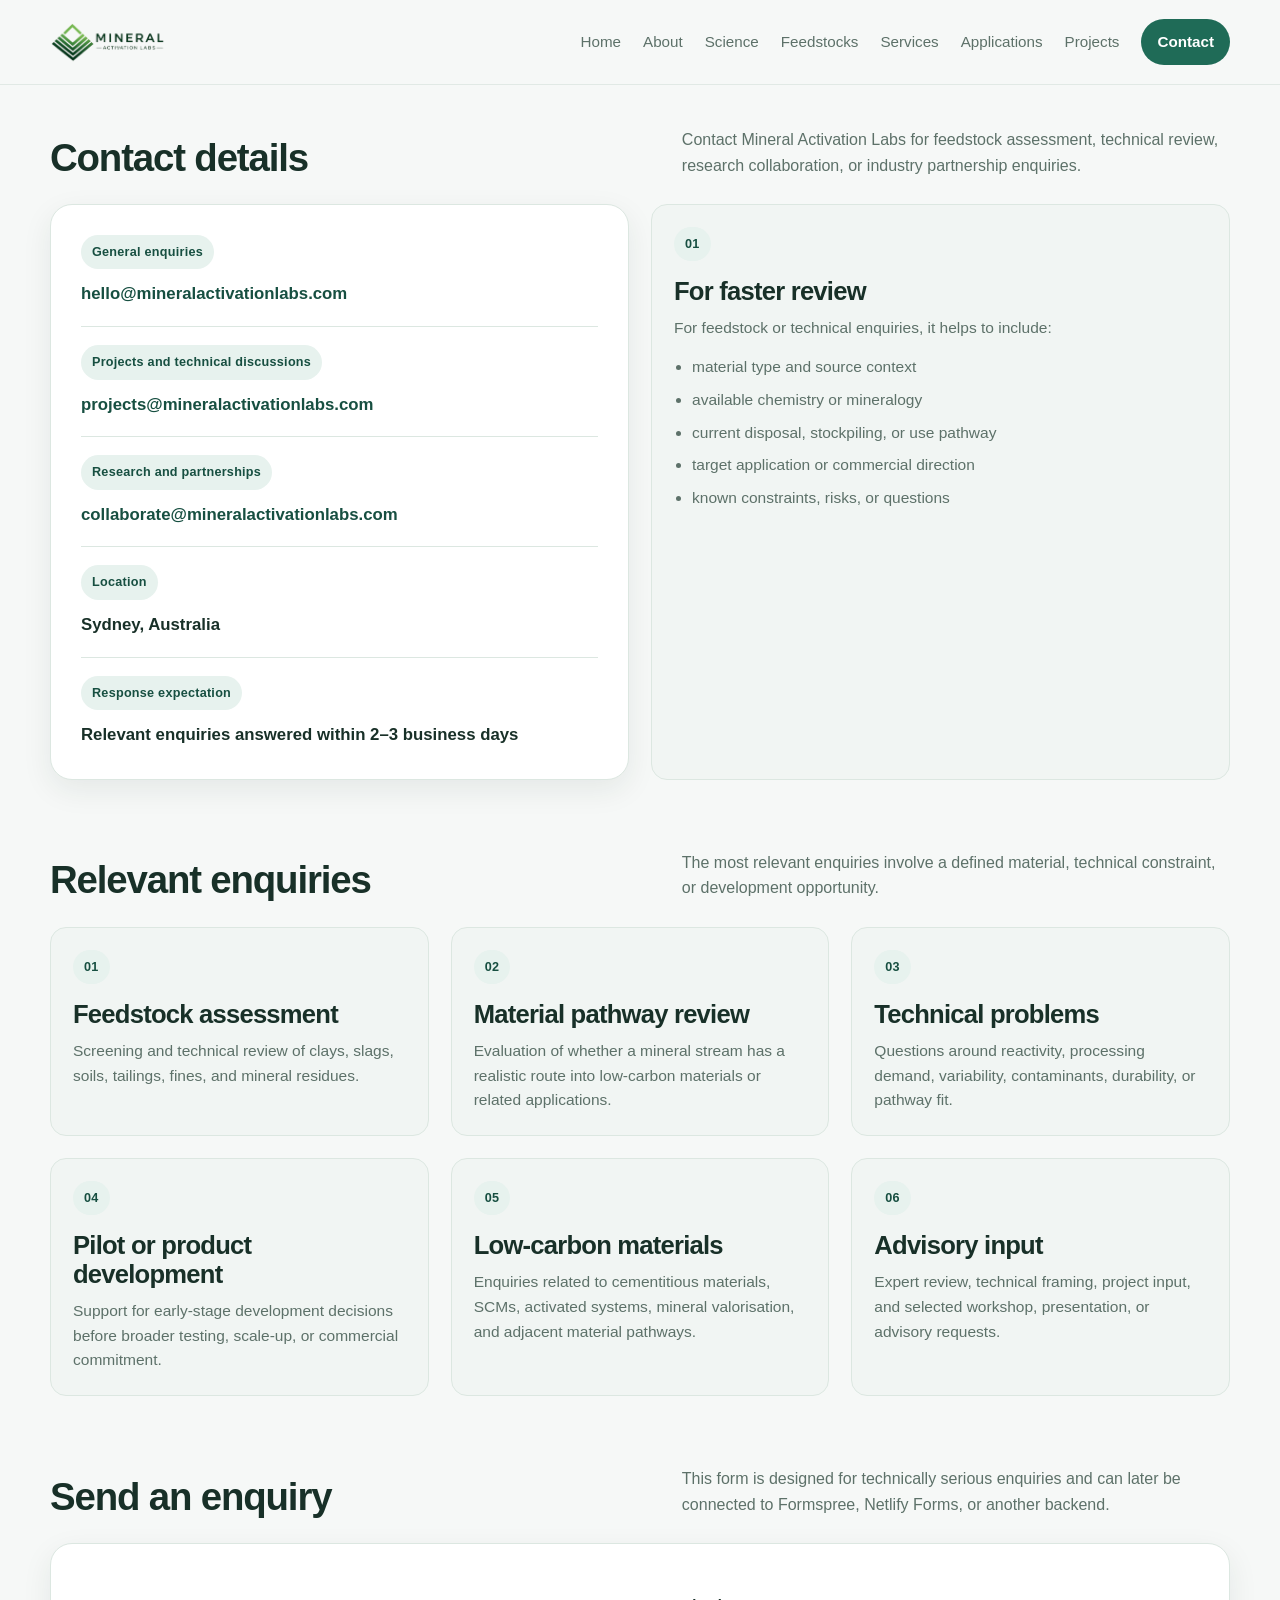
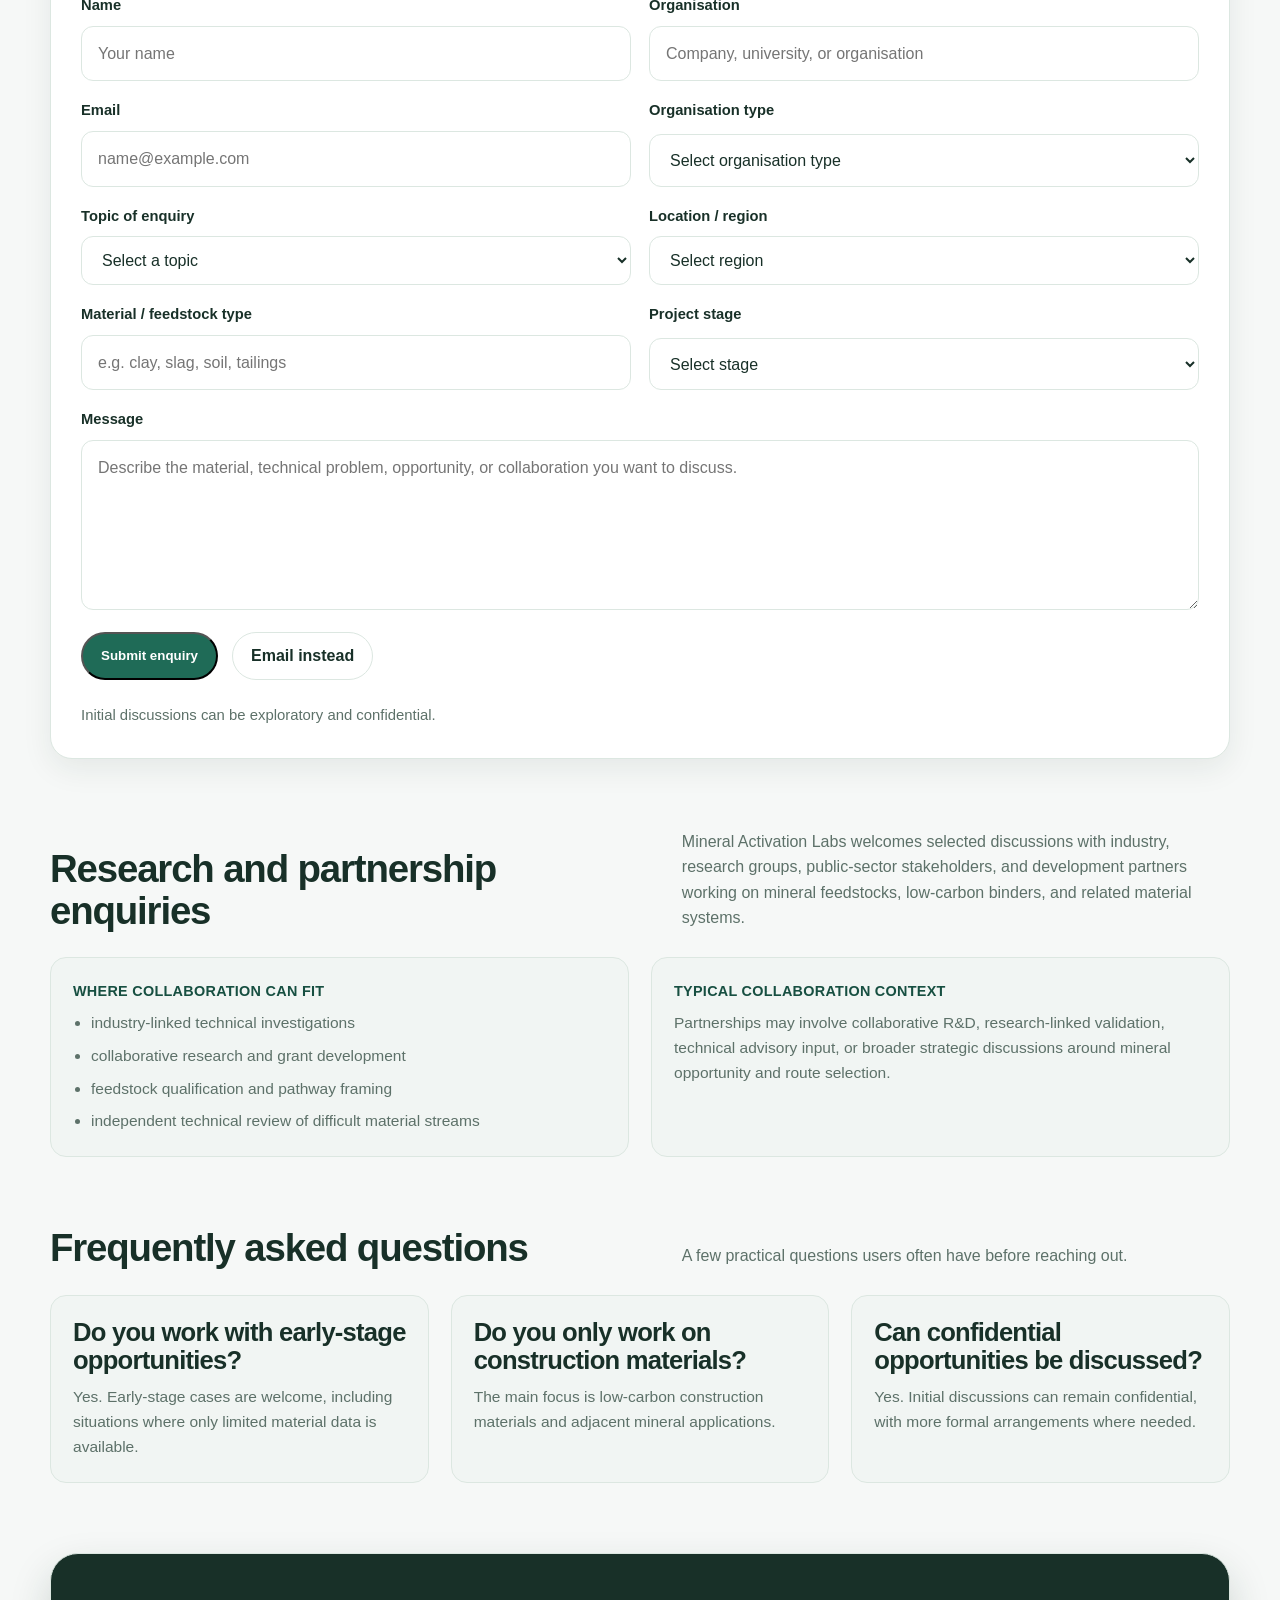
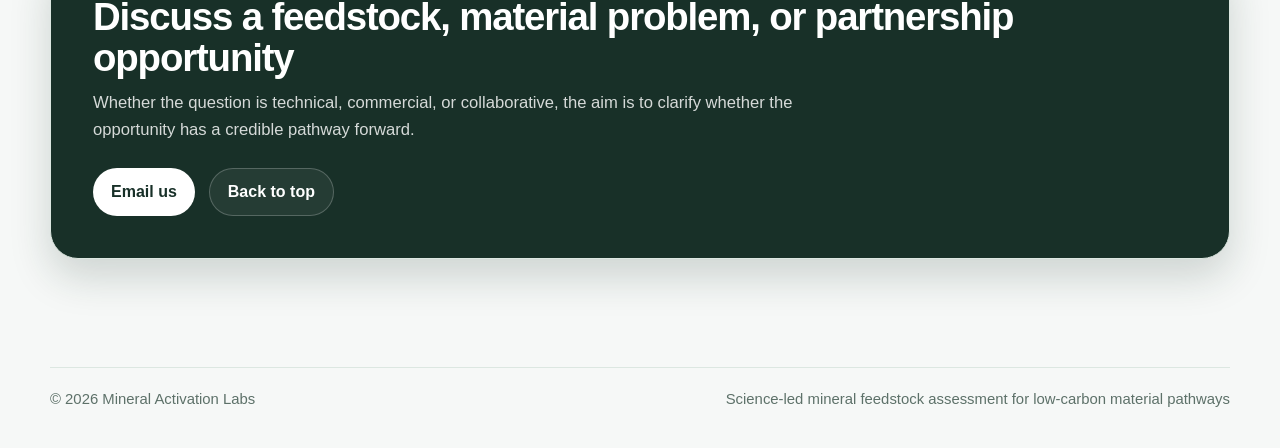
<file: contact.html>
<!DOCTYPE html>
<html lang="en">
<head>
  <meta charset="UTF-8" />
  <meta name="viewport" content="width=device-width, initial-scale=1.0" />
  <title>Contact | Mineral Activation Labs</title>
  <meta
    name="description"
    content="Contact Mineral Activation Labs for feedstock assessment, technical review, research collaboration, and industry partnership enquiries."
  />

  <style>
    :root {
      --bg: #f6f8f7;
      --surface: #ffffff;
      --surface-soft: #f1f5f3;
      --text: #183028;
      --muted: #5d7169;
      --line: #dce7e1;
      --accent: #1f6b57;
      --accent-dark: #174f41;
      --accent-soft: #e7f2ee;
      --max: 1180px;
      --radius-lg: 22px;
      --radius-md: 16px;
      --radius-sm: 12px;
      --shadow: 0 10px 30px rgba(20, 48, 39, 0.08);
    }

    * {
      box-sizing: border-box;
    }

    html {
      scroll-behavior: smooth;
    }

    body {
      margin: 0;
      font-family: -apple-system, BlinkMacSystemFont, "Segoe UI", Roboto, Inter, Helvetica, Arial, sans-serif;
      background: var(--bg);
      color: var(--text);
      line-height: 1.6;
    }

    a {
      color: inherit;
      text-decoration: none;
    }

    img {
      max-width: 100%;
      display: block;
    }

    .container {
      width: min(var(--max), calc(100% - 40px));
      margin: 0 auto;
    }

    .site-header {
      position: sticky;
      top: 0;
      z-index: 50;
      background: rgba(246, 248, 247, 0.92);
      backdrop-filter: blur(10px);
      border-bottom: 1px solid rgba(220, 231, 225, 0.8);
    }

    .header-inner {
      display: flex;
      align-items: center;
      justify-content: space-between;
      gap: 20px;
      min-height: 84px;
    }

    .brand {
      display: flex;
      align-items: center;
      color: var(--text);
    }

    .brand-logo {
      height: 42px;
      width: auto;
      flex: 0 0 auto;
    }

    .nav {
      display: flex;
      align-items: center;
      gap: 22px;
      flex-wrap: wrap;
      justify-content: flex-end;
    }

    .nav a {
      font-size: 0.95rem;
      color: var(--muted);
      transition: color 0.2s ease;
    }

    .nav a:hover,
    .nav a.active {
      color: var(--text);
    }

    .nav-cta {
      padding: 11px 16px;
      border-radius: 999px;
      background: var(--accent);
      color: #fff !important;
      font-weight: 600;
    }

    .nav-cta:hover {
      background: var(--accent-dark);
    }

    main {
      padding: 42px 0 80px;
    }

    .section {
      margin: 0 0 70px;
    }

    .section-heading {
      display: grid;
      grid-template-columns: 1.05fr 0.95fr;
      gap: 26px;
      align-items: end;
      margin-bottom: 26px;
    }

    .section-heading h2 {
      margin: 0;
      font-size: clamp(1.8rem, 3vw, 2.7rem);
      letter-spacing: -0.03em;
      line-height: 1.08;
    }

    .section-heading p {
      margin: 0;
      color: var(--muted);
      font-size: 1rem;
    }

    .grid-2 {
      display: grid;
      grid-template-columns: repeat(2, minmax(0, 1fr));
      gap: 22px;
    }

    .grid-3 {
      display: grid;
      grid-template-columns: repeat(3, minmax(0, 1fr));
      gap: 22px;
    }

    .contact-panel,
    .info-card,
    .faq-card,
    .form-panel,
    .cta-box {
      background: var(--surface);
      border: 1px solid var(--line);
      border-radius: var(--radius-lg);
      padding: 30px;
      box-shadow: var(--shadow);
    }

    .info-card,
    .faq-card {
      background: var(--surface-soft);
      border-radius: var(--radius-md);
      padding: 22px;
      box-shadow: none;
    }

    .contact-item {
      padding-bottom: 18px;
      margin-bottom: 18px;
      border-bottom: 1px solid var(--line);
    }

    .contact-item:last-child {
      padding-bottom: 0;
      margin-bottom: 0;
      border-bottom: none;
    }

    .contact-label {
      display: inline-flex;
      align-items: center;
      padding: 7px 11px;
      border-radius: 999px;
      background: var(--accent-soft);
      color: var(--accent-dark);
      font-size: 0.79rem;
      font-weight: 700;
      letter-spacing: 0.02em;
      margin-bottom: 12px;
    }

    .contact-value {
      font-size: 1.05rem;
      color: var(--text);
      font-weight: 600;
    }

    .contact-value a {
      color: var(--accent-dark);
    }

    .contact-note,
    .info-card p,
    .faq-card p,
    .form-panel p {
      margin: 0;
      color: var(--muted);
      font-size: 0.97rem;
    }

    .number {
      display: inline-flex;
      align-items: center;
      padding: 7px 11px;
      border-radius: 999px;
      background: var(--accent-soft);
      color: var(--accent-dark);
      font-size: 0.79rem;
      font-weight: 700;
      letter-spacing: 0.02em;
      margin-bottom: 16px;
      width: auto;
      height: auto;
    }

    .info-card h3,
    .faq-card h3,
    .form-panel h3 {
      margin: 0 0 10px;
      font-size: clamp(1.2rem, 2vw, 1.7rem);
      line-height: 1.12;
      letter-spacing: -0.03em;
      color: var(--text);
    }

    .info-card h4 {
      margin: 0 0 8px;
      font-size: 0.9rem;
      letter-spacing: 0.02em;
      text-transform: uppercase;
      color: var(--accent-dark);
    }

    .feature-list {
      margin: 0;
      padding-left: 18px;
      color: var(--muted);
      font-size: 0.97rem;
    }

    .feature-list li + li {
      margin-top: 8px;
    }

    form {
      display: grid;
      gap: 18px;
      margin-top: 20px;
    }

    .form-grid {
      display: grid;
      grid-template-columns: repeat(2, minmax(0, 1fr));
      gap: 18px;
    }

    .field {
      display: grid;
      gap: 8px;
    }

    label {
      font-size: 0.92rem;
      font-weight: 600;
      color: var(--text);
    }

    input,
    select,
    textarea {
      width: 100%;
      border: 1px solid var(--line);
      border-radius: var(--radius-sm);
      padding: 14px 16px;
      font: inherit;
      color: var(--text);
      background: var(--surface);
      outline: none;
      transition: border-color 0.18s ease, box-shadow 0.18s ease;
    }

    input:focus,
    select:focus,
    textarea:focus {
      border-color: rgba(31, 107, 87, 0.45);
      box-shadow: 0 0 0 3px rgba(31, 107, 87, 0.08);
    }

    textarea {
      min-height: 170px;
      resize: vertical;
    }

    .actions {
      display: flex;
      flex-wrap: wrap;
      gap: 14px;
      margin-top: 4px;
    }

    .btn {
      display: inline-flex;
      align-items: center;
      justify-content: center;
      min-height: 48px;
      padding: 0 18px;
      border-radius: 999px;
      font-weight: 700;
      transition: transform 0.18s ease, background 0.18s ease, color 0.18s ease, border-color 0.18s ease;
    }

    .btn:hover {
      transform: translateY(-1px);
    }

    .btn-primary {
      background: var(--accent);
      color: #fff;
    }

    .btn-primary:hover {
      background: var(--accent-dark);
    }

    .btn-secondary {
      color: var(--text);
      border: 1px solid var(--line);
      background: var(--surface);
    }

    .btn-secondary:hover {
      background: var(--surface-soft);
    }

    .form-note {
      margin-top: 6px;
      color: var(--muted);
      font-size: 0.93rem;
    }

    .cta-section {
      margin-top: 70px;
    }

    .cta-box {
      background: var(--text);
      color: #fff;
      border-radius: 28px;
      padding: 42px;
      box-shadow: 0 18px 40px rgba(24, 48, 40, 0.18);
    }

    .cta-box h2 {
      margin: 0 0 12px;
      font-size: clamp(1.8rem, 3vw, 2.8rem);
      line-height: 1.08;
      letter-spacing: -0.03em;
    }

    .cta-box p {
      margin: 0;
      max-width: 760px;
      color: rgba(255,255,255,0.82);
      font-size: 1.04rem;
    }

    .cta-actions {
      display: flex;
      flex-wrap: wrap;
      gap: 14px;
      margin-top: 24px;
    }

    .cta-box .btn-primary {
      background: #fff;
      color: var(--text);
    }

    .cta-box .btn-secondary {
      color: #fff;
      border: 1px solid rgba(255,255,255,0.22);
      background: rgba(255,255,255,0.06);
    }

    .cta-box .btn-secondary:hover {
      background: rgba(255,255,255,0.12);
    }

    .site-footer {
      padding: 28px 0 36px;
      color: var(--muted);
      font-size: 0.93rem;
    }

    .footer-inner {
      border-top: 1px solid var(--line);
      padding-top: 20px;
      display: flex;
      justify-content: space-between;
      gap: 20px;
      flex-wrap: wrap;
    }

    @media (max-width: 1000px) {
      .grid-3,
      .grid-2,
      .section-heading,
      .form-grid {
        grid-template-columns: 1fr;
      }
    }

    @media (max-width: 860px) {
      .header-inner {
        min-height: auto;
        padding: 14px 0;
        align-items: flex-start;
        flex-direction: column;
      }

      .nav {
        gap: 12px 16px;
        justify-content: flex-start;
      }
    }

    @media (max-width: 760px) {
      .contact-panel,
      .info-card,
      .faq-card,
      .form-panel,
      .cta-box {
        padding: 24px;
      }

      main {
        padding-top: 26px;
      }

      .brand-logo {
        height: 36px;
      }

      .actions,
      .cta-actions {
        flex-direction: column;
        align-items: stretch;
      }
    }
  </style>
</head>
<body>
  <header class="site-header">
    <div class="container header-inner">
      <a href="index.html" class="brand" aria-label="Mineral Activation Labs home">
        <img src="assets/logo.png" alt="Mineral Activation Labs logo" class="brand-logo" />
      </a>

      <nav class="nav" aria-label="Primary navigation">
        <a href="index.html">Home</a>
        <a href="about.html">About</a>
        <a href="science.html">Science</a>
        <a href="feedstocks.html">Feedstocks</a>
        <a href="services.html">Services</a>
        <a href="applications.html">Applications</a>
        <a href="projects.html">Projects</a>
        <a href="contact.html" class="nav-cta">Contact</a>
      </nav>
    </div>
  </header>

  <main>
    <section class="section">
      <div class="container">
        <div class="section-heading">
          <h2>Contact details</h2>
          <p>
            Contact Mineral Activation Labs for feedstock assessment, technical review,
            research collaboration, or industry partnership enquiries.
          </p>
        </div>

        <div class="grid-2">
          <div class="contact-panel">
            <div class="contact-item">
              <div class="contact-label">General enquiries</div>
              <div class="contact-value">
                <a href="mailto:hello@mineralactivationlabs.com">hello@mineralactivationlabs.com</a>
              </div>
            </div>

            <div class="contact-item">
              <div class="contact-label">Projects and technical discussions</div>
              <div class="contact-value">
                <a href="mailto:projects@mineralactivationlabs.com">projects@mineralactivationlabs.com</a>
              </div>
            </div>

            <div class="contact-item">
              <div class="contact-label">Research and partnerships</div>
              <div class="contact-value">
                <a href="mailto:collaborate@mineralactivationlabs.com">collaborate@mineralactivationlabs.com</a>
              </div>
            </div>

            <div class="contact-item">
              <div class="contact-label">Location</div>
              <div class="contact-value">Sydney, Australia</div>
            </div>

            <div class="contact-item">
              <div class="contact-label">Response expectation</div>
              <div class="contact-value">Relevant enquiries answered within 2–3 business days</div>
            </div>
          </div>

          <div class="info-card">
            <div class="number">01</div>
            <h3>For faster review</h3>
            <p style="margin-bottom: 14px;">
              For feedstock or technical enquiries, it helps to include:
            </p>
            <ul class="feature-list">
              <li>material type and source context</li>
              <li>available chemistry or mineralogy</li>
              <li>current disposal, stockpiling, or use pathway</li>
              <li>target application or commercial direction</li>
              <li>known constraints, risks, or questions</li>
            </ul>
          </div>
        </div>
      </div>
    </section>

    <section class="section">
      <div class="container">
        <div class="section-heading">
          <h2>Relevant enquiries</h2>
          <p>
            The most relevant enquiries involve a defined material, technical constraint,
            or development opportunity.
          </p>
        </div>

        <div class="grid-3">
          <div class="info-card">
            <div class="number">01</div>
            <h3>Feedstock assessment</h3>
            <p>Screening and technical review of clays, slags, soils, tailings, fines, and mineral residues.</p>
          </div>

          <div class="info-card">
            <div class="number">02</div>
            <h3>Material pathway review</h3>
            <p>Evaluation of whether a mineral stream has a realistic route into low-carbon materials or related applications.</p>
          </div>

          <div class="info-card">
            <div class="number">03</div>
            <h3>Technical problems</h3>
            <p>Questions around reactivity, processing demand, variability, contaminants, durability, or pathway fit.</p>
          </div>

          <div class="info-card">
            <div class="number">04</div>
            <h3>Pilot or product development</h3>
            <p>Support for early-stage development decisions before broader testing, scale-up, or commercial commitment.</p>
          </div>

          <div class="info-card">
            <div class="number">05</div>
            <h3>Low-carbon materials</h3>
            <p>Enquiries related to cementitious materials, SCMs, activated systems, mineral valorisation, and adjacent material pathways.</p>
          </div>

          <div class="info-card">
            <div class="number">06</div>
            <h3>Advisory input</h3>
            <p>Expert review, technical framing, project input, and selected workshop, presentation, or advisory requests.</p>
          </div>
        </div>
      </div>
    </section>

    <section class="section">
      <div class="container">
        <div class="section-heading">
          <h2>Send an enquiry</h2>
          <p>
            This form is designed for technically serious enquiries and can later be connected
            to Formspree, Netlify Forms, or another backend.
          </p>
        </div>

        <div class="form-panel">
          <form action="#" method="post">
            <div class="form-grid">
              <div class="field">
                <label for="name">Name</label>
                <input id="name" name="name" type="text" placeholder="Your name" />
              </div>

              <div class="field">
                <label for="organisation">Organisation</label>
                <input id="organisation" name="organisation" type="text" placeholder="Company, university, or organisation" />
              </div>
            </div>

            <div class="form-grid">
              <div class="field">
                <label for="email">Email</label>
                <input id="email" name="email" type="email" placeholder="name@example.com" />
              </div>

              <div class="field">
                <label for="org-type">Organisation type</label>
                <select id="org-type" name="org-type">
                  <option value="">Select organisation type</option>
                  <option>Industry</option>
                  <option>Research organisation</option>
                  <option>University</option>
                  <option>Government</option>
                  <option>Investor / strategic partner</option>
                  <option>Other</option>
                </select>
              </div>
            </div>

            <div class="form-grid">
              <div class="field">
                <label for="topic">Topic of enquiry</label>
                <select id="topic" name="topic">
                  <option value="">Select a topic</option>
                  <option>Feedstock assessment</option>
                  <option>Technical collaboration</option>
                  <option>Research partnership</option>
                  <option>Pilot or product development</option>
                  <option>Advisory or speaking</option>
                  <option>Other</option>
                </select>
              </div>

              <div class="field">
                <label for="region">Location / region</label>
                <select id="region" name="region">
                  <option value="">Select region</option>
                  <option>Australia</option>
                  <option>New Zealand</option>
                  <option>Asia-Pacific</option>
                  <option>Europe</option>
                  <option>North America</option>
                  <option>Other</option>
                </select>
              </div>
            </div>

            <div class="form-grid">
              <div class="field">
                <label for="material">Material / feedstock type</label>
                <input id="material" name="material" type="text" placeholder="e.g. clay, slag, soil, tailings" />
              </div>

              <div class="field">
                <label for="stage">Project stage</label>
                <select id="stage" name="stage">
                  <option value="">Select stage</option>
                  <option>Early exploration</option>
                  <option>Material screening</option>
                  <option>Lab testing</option>
                  <option>Pilot planning</option>
                  <option>Commercial review</option>
                </select>
              </div>
            </div>

            <div class="field">
              <label for="message">Message</label>
              <textarea
                id="message"
                name="message"
                placeholder="Describe the material, technical problem, opportunity, or collaboration you want to discuss."
              ></textarea>
            </div>

            <div class="actions">
              <button class="btn btn-primary" type="submit">Submit enquiry</button>
              <a class="btn btn-secondary" href="mailto:hello@mineralactivationlabs.com">Email instead</a>
            </div>

            <div class="form-note">
              Initial discussions can be exploratory and confidential.
            </div>
          </form>
        </div>
      </div>
    </section>

    <section class="section">
      <div class="container">
        <div class="section-heading">
          <h2>Research and partnership enquiries</h2>
          <p>
            Mineral Activation Labs welcomes selected discussions with industry, research groups,
            public-sector stakeholders, and development partners working on mineral feedstocks,
            low-carbon binders, and related material systems.
          </p>
        </div>

        <div class="grid-2">
          <div class="info-card">
            <h4>Where collaboration can fit</h4>
            <ul class="feature-list">
              <li>industry-linked technical investigations</li>
              <li>collaborative research and grant development</li>
              <li>feedstock qualification and pathway framing</li>
              <li>independent technical review of difficult material streams</li>
            </ul>
          </div>

          <div class="info-card">
            <h4>Typical collaboration context</h4>
            <p>
              Partnerships may involve collaborative R&amp;D, research-linked validation, technical advisory
              input, or broader strategic discussions around mineral opportunity and route selection.
            </p>
          </div>
        </div>
      </div>
    </section>

    <section class="section">
      <div class="container">
        <div class="section-heading">
          <h2>Frequently asked questions</h2>
          <p>
            A few practical questions users often have before reaching out.
          </p>
        </div>

        <div class="grid-3">
          <div class="faq-card">
            <h3>Do you work with early-stage opportunities?</h3>
            <p>Yes. Early-stage cases are welcome, including situations where only limited material data is available.</p>
          </div>

          <div class="faq-card">
            <h3>Do you only work on construction materials?</h3>
            <p>The main focus is low-carbon construction materials and adjacent mineral applications.</p>
          </div>

          <div class="faq-card">
            <h3>Can confidential opportunities be discussed?</h3>
            <p>Yes. Initial discussions can remain confidential, with more formal arrangements where needed.</p>
          </div>
        </div>
      </div>
    </section>

    <section class="cta-section">
      <div class="container">
        <div class="cta-box">
          <h2>Discuss a feedstock, material problem, or partnership opportunity</h2>
          <p>
            Whether the question is technical, commercial, or collaborative, the aim is to
            clarify whether the opportunity has a credible pathway forward.
          </p>

          <div class="cta-actions">
            <a href="mailto:hello@mineralactivationlabs.com" class="btn btn-primary">Email us</a>
            <a href="#top" class="btn btn-secondary" onclick="window.scrollTo({top:0, behavior:'smooth'}); return false;">Back to top</a>
          </div>
        </div>
      </div>
    </section>
  </main>

  <footer class="site-footer">
    <div class="container footer-inner">
      <div>© 2026 Mineral Activation Labs</div>
      <div>Science-led mineral feedstock assessment for low-carbon material pathways</div>
    </div>
  </footer>
</body>
</html>
</file>
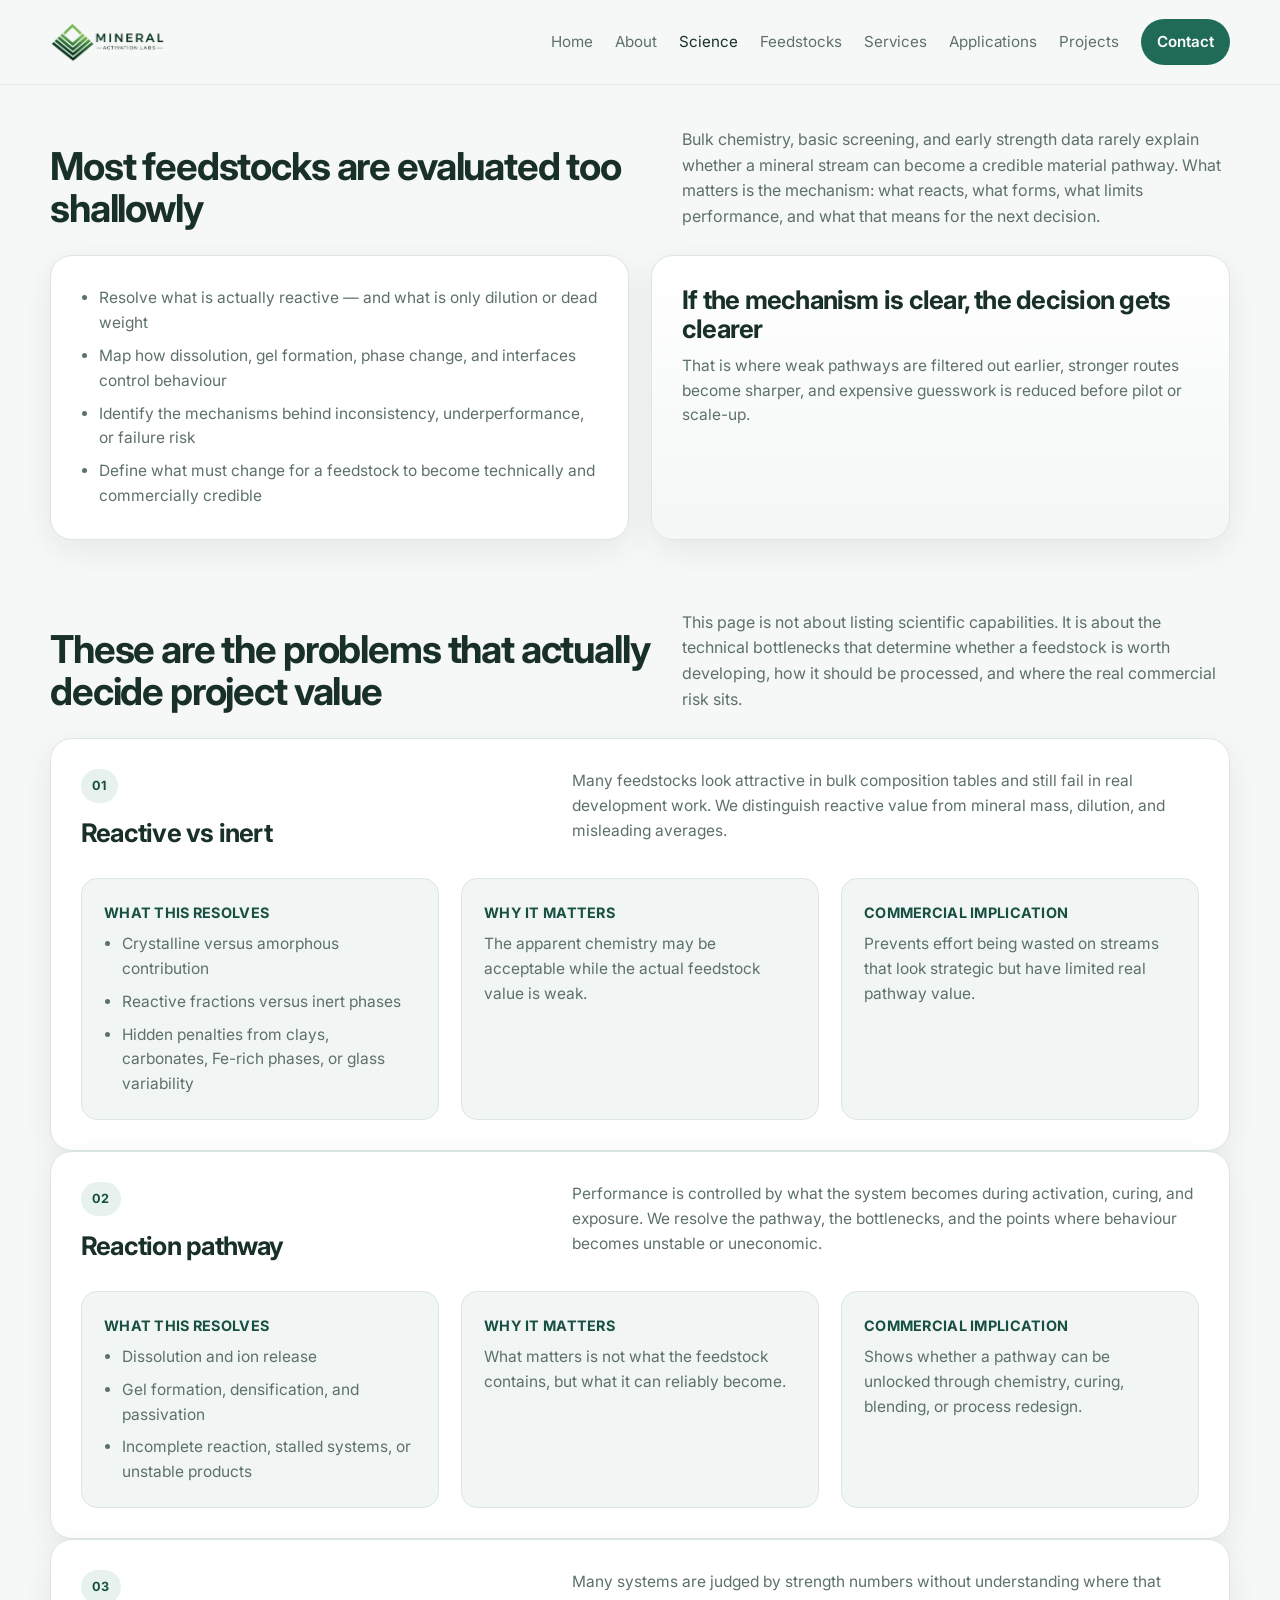
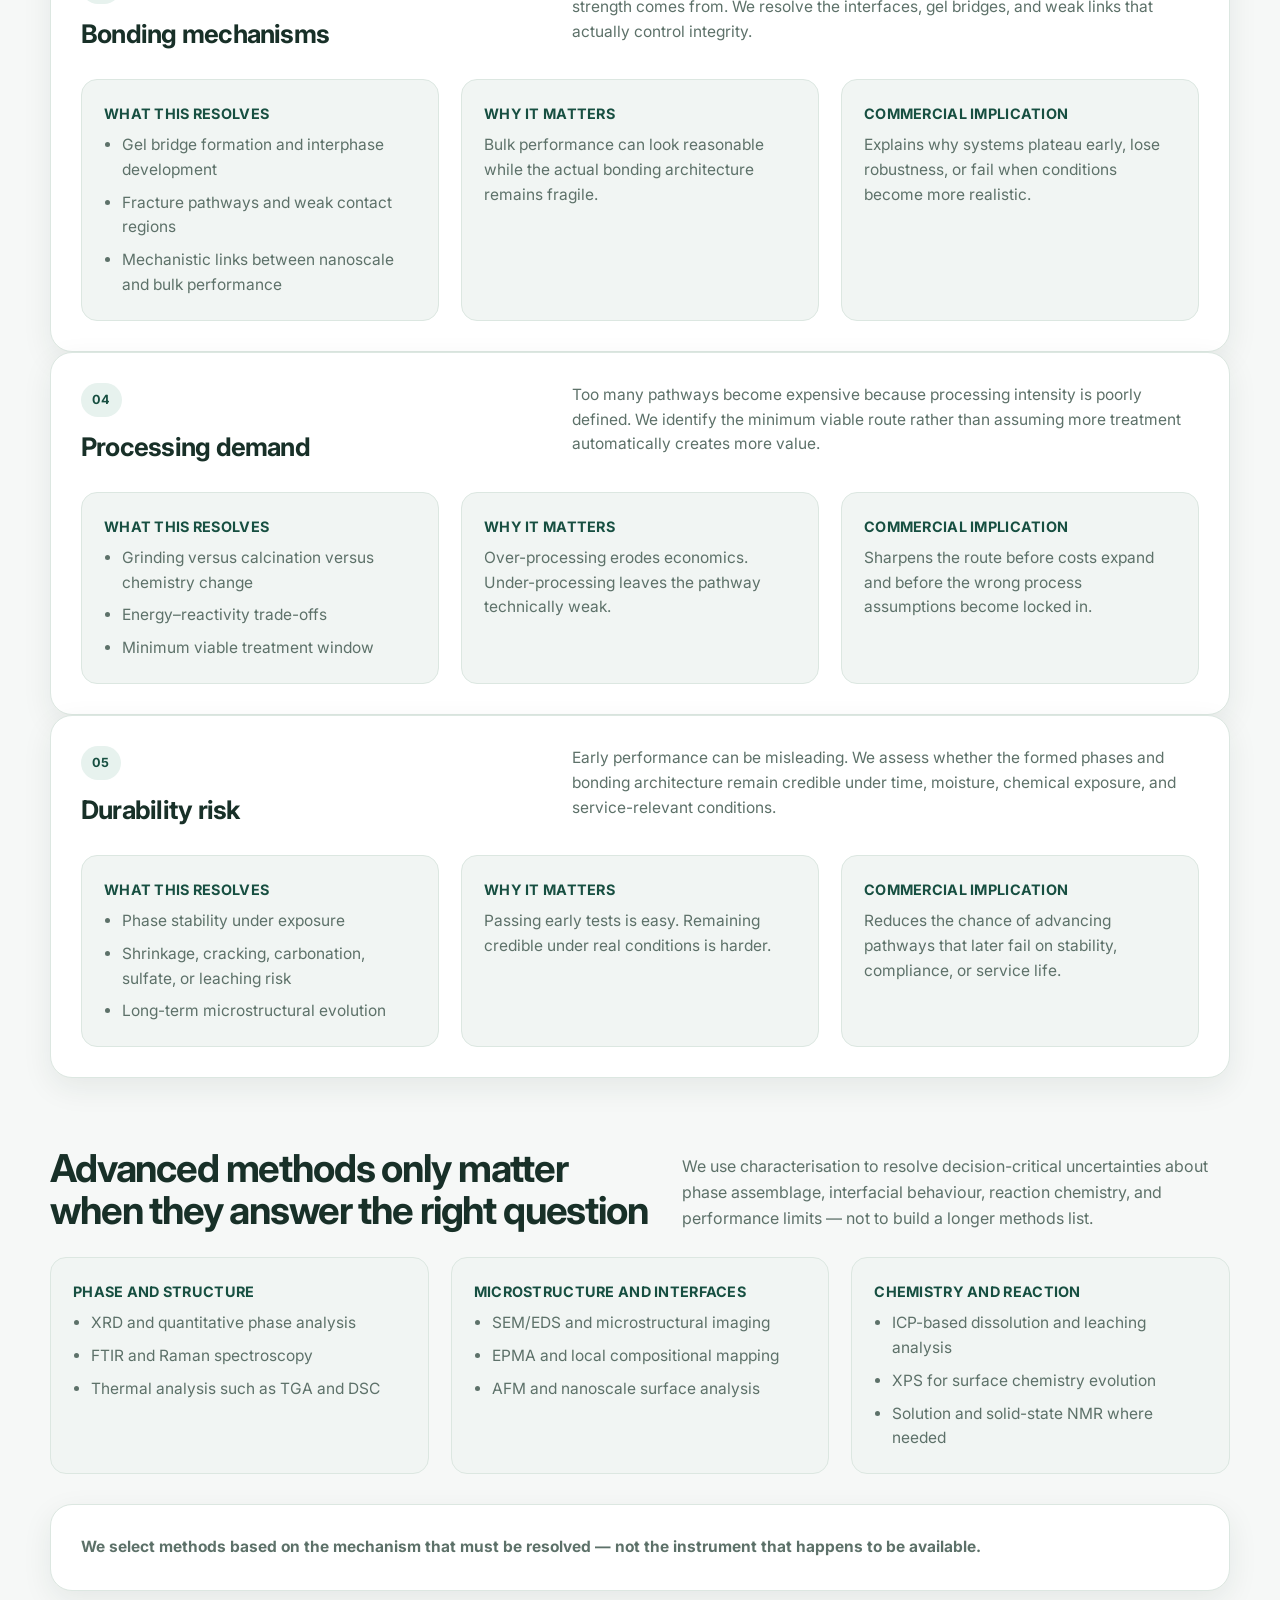
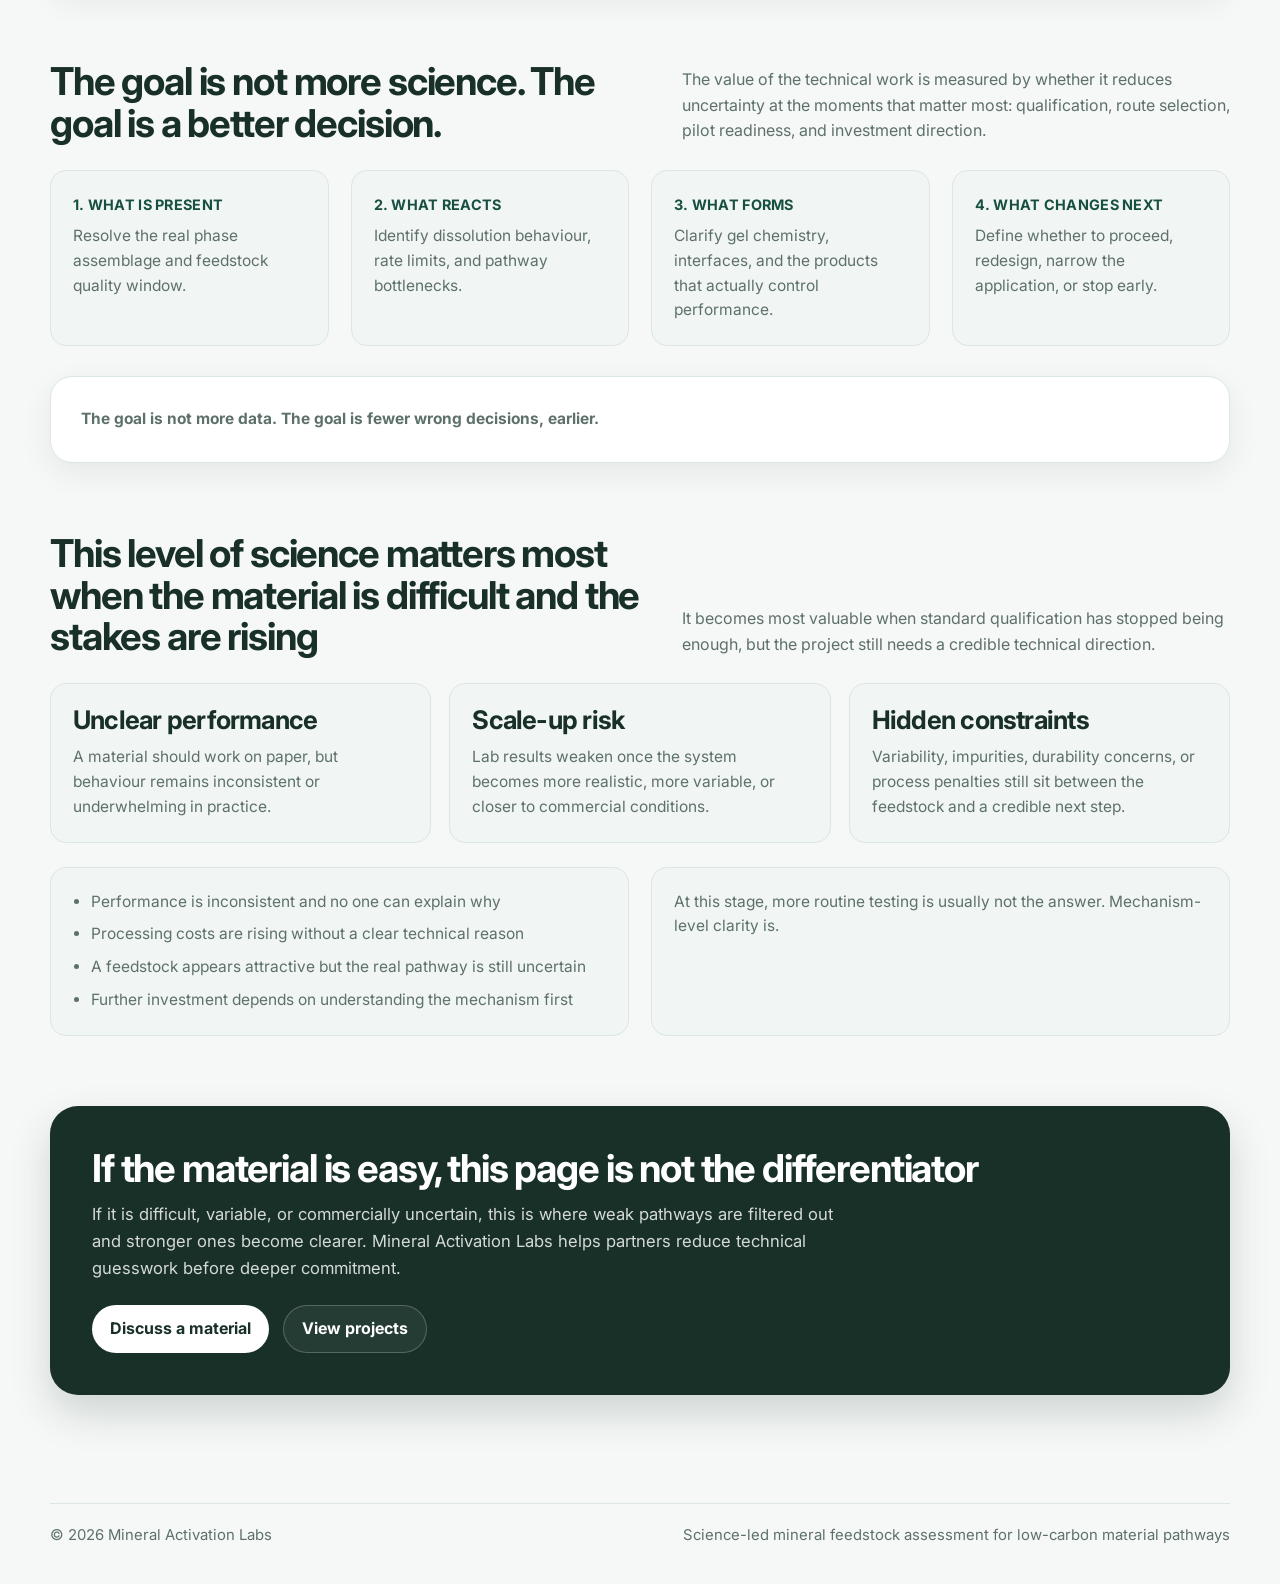
<file: science.html>
<!DOCTYPE html>
<html lang="en">
<head>
  <meta charset="UTF-8" />
  <meta name="viewport" content="width=device-width, initial-scale=1.0" />
  <title>Science | Mineral Activation Labs</title>
  <meta
    name="description"
    content="Mineral Activation Labs applies mechanism-level science to understand mineral feedstocks, reaction pathways, and low-carbon material performance."
  />

  <link rel="preconnect" href="https://fonts.googleapis.com" />
  <link rel="preconnect" href="https://fonts.gstatic.com" crossorigin />
  <link
    href="https://fonts.googleapis.com/css2?family=Inter:wght@300;400;500;600;700&display=swap"
    rel="stylesheet"
  />

  <style>
    :root {
      --bg: #f6f8f7;
      --surface: #ffffff;
      --surface-soft: #f1f5f3;
      --text: #183028;
      --muted: #5d7169;
      --line: #dce7e1;
      --accent: #1f6b57;
      --accent-dark: #174f41;
      --accent-soft: #e7f2ee;
      --max: 1180px;
      --radius-lg: 22px;
      --radius-md: 16px;
      --radius-sm: 12px;
      --shadow: 0 10px 30px rgba(20, 48, 39, 0.08);
    }

    * {
      box-sizing: border-box;
    }

    html {
      scroll-behavior: smooth;
    }

    body {
      margin: 0;
      font-family: -apple-system, BlinkMacSystemFont, "Segoe UI", Roboto, Inter, Helvetica, Arial, sans-serif;
      background: var(--bg);
      color: var(--text);
      line-height: 1.6;
    }

    a {
      color: inherit;
      text-decoration: none;
    }

    img {
      max-width: 100%;
      display: block;
    }

    .container {
      width: min(var(--max), calc(100% - 40px));
      margin: 0 auto;
    }

    .site-header {
      position: sticky;
      top: 0;
      z-index: 50;
      background: rgba(246, 248, 247, 0.92);
      backdrop-filter: blur(10px);
      border-bottom: 1px solid rgba(220, 231, 225, 0.8);
    }

    .header-inner {
      display: flex;
      align-items: center;
      justify-content: space-between;
      gap: 20px;
      min-height: 84px;
    }

    .brand {
      display: flex;
      align-items: center;
      color: var(--text);
    }

    .brand-logo {
      height: 42px;
      width: auto;
      flex: 0 0 auto;
    }

    .nav {
      display: flex;
      align-items: center;
      gap: 22px;
      flex-wrap: wrap;
      justify-content: flex-end;
    }

    .nav a {
      font-size: 0.95rem;
      color: var(--muted);
      transition: color 0.2s ease;
    }

    .nav a:hover,
    .nav a.active {
      color: var(--text);
    }

    .nav-cta {
      padding: 11px 16px;
      border-radius: 999px;
      background: var(--accent);
      color: #fff !important;
      font-weight: 600;
    }

    .nav-cta:hover {
      background: var(--accent-dark);
    }

    main {
      padding: 42px 0 80px;
    }

    .section {
      margin: 0 0 70px;
    }

    .section-heading {
      display: grid;
      grid-template-columns: 1.05fr 0.95fr;
      gap: 26px;
      align-items: end;
      margin-bottom: 26px;
    }

    .section-heading h2 {
      margin: 0;
      font-size: clamp(1.8rem, 3vw, 2.7rem);
      letter-spacing: -0.03em;
      line-height: 1.08;
    }

    .section-heading p {
      margin: 0;
      color: var(--muted);
      font-size: 1rem;
    }

    .grid-2 {
      display: grid;
      grid-template-columns: repeat(2, minmax(0, 1fr));
      gap: 22px;
    }

    .grid-3 {
      display: grid;
      grid-template-columns: repeat(3, minmax(0, 1fr));
      gap: 22px;
    }

    .grid-4 {
      display: grid;
      grid-template-columns: repeat(4, minmax(0, 1fr));
      gap: 22px;
    }

    .science-block,
    .card,
    .process-card,
    .signal-card,
    .statement-box {
      background: var(--surface);
      border: 1px solid var(--line);
      border-radius: var(--radius-lg);
      padding: 30px;
      box-shadow: var(--shadow);
    }

    .card,
    .signal-card {
      border-radius: var(--radius-md);
      padding: 22px;
      box-shadow: none;
      background: var(--surface-soft);
    }

    .science-head {
      display: grid;
      grid-template-columns: 0.85fr 1.15fr;
      gap: 28px;
      margin-bottom: 20px;
      align-items: start;
    }

    .science-head p,
    .card p,
    .signal-card p,
    .process-card p,
    .statement-box p {
      margin: 0;
      color: var(--muted);
      font-size: 0.97rem;
    }

    .statement-box {
      background: linear-gradient(180deg, #ffffff 0%, #f3f7f5 100%);
    }

    .statement-box h3,
    .science-block h3,
    .card h3,
    .signal-card strong {
      margin: 0 0 10px;
      font-size: clamp(1.2rem, 2vw, 1.7rem);
      line-height: 1.12;
      letter-spacing: -0.03em;
      color: var(--text);
      display: block;
    }

    .card h4 {
      margin: 0 0 8px;
      font-size: 0.9rem;
      letter-spacing: 0.02em;
      text-transform: uppercase;
      color: var(--accent-dark);
    }

    .number {
      display: inline-flex;
      align-items: center;
      padding: 7px 11px;
      border-radius: 999px;
      background: var(--accent-soft);
      color: var(--accent-dark);
      font-size: 0.79rem;
      font-weight: 700;
      letter-spacing: 0.02em;
      margin-bottom: 16px;
      width: auto;
      height: auto;
    }

    .feature-list {
      margin: 0;
      padding-left: 18px;
      color: var(--muted);
      font-size: 0.97rem;
    }

    .feature-list li + li {
      margin-top: 8px;
    }

    .signal-grid {
      display: grid;
      grid-template-columns: repeat(3, 1fr);
      gap: 18px;
    }

    .cta-section {
      margin-top: 70px;
    }

    .cta-box {
      background: var(--text);
      color: #fff;
      border-radius: 28px;
      padding: 42px;
      box-shadow: 0 18px 40px rgba(24, 48, 40, 0.18);
    }

    .cta-box h2 {
      margin: 0 0 12px;
      font-size: clamp(1.8rem, 3vw, 2.8rem);
      line-height: 1.08;
      letter-spacing: -0.03em;
    }

    .cta-box p {
      margin: 0;
      max-width: 760px;
      color: rgba(255,255,255,0.82);
      font-size: 1.04rem;
    }

    .cta-actions {
      display: flex;
      flex-wrap: wrap;
      gap: 14px;
      margin-top: 24px;
    }

    .btn {
      display: inline-flex;
      align-items: center;
      justify-content: center;
      min-height: 48px;
      padding: 0 18px;
      border-radius: 999px;
      font-weight: 700;
      transition: transform 0.18s ease, background 0.18s ease, color 0.18s ease, border-color 0.18s ease;
    }

    .btn:hover {
      transform: translateY(-1px);
    }

    .btn-primary {
      background: #fff;
      color: var(--text);
    }

    .btn-secondary {
      color: #fff;
      border: 1px solid rgba(255,255,255,0.22);
      background: rgba(255,255,255,0.06);
    }

    .btn-secondary:hover {
      background: rgba(255,255,255,0.12);
    }

    .site-footer {
      padding: 28px 0 36px;
      color: var(--muted);
      font-size: 0.93rem;
    }

    .footer-inner {
      border-top: 1px solid var(--line);
      padding-top: 20px;
      display: flex;
      justify-content: space-between;
      gap: 20px;
      flex-wrap: wrap;
    }

    @media (max-width: 1000px) {
      .grid-4,
      .grid-3,
      .grid-2,
      .section-heading,
      .science-head,
      .signal-grid {
        grid-template-columns: 1fr;
      }
    }

    @media (max-width: 860px) {
      .header-inner {
        min-height: auto;
        padding: 14px 0;
        align-items: flex-start;
        flex-direction: column;
      }

      .nav {
        gap: 12px 16px;
        justify-content: flex-start;
      }
    }

    @media (max-width: 760px) {
      .science-block,
      .card,
      .process-card,
      .statement-box,
      .cta-box,
      .signal-card {
        padding: 24px;
      }

      main {
        padding-top: 26px;
      }

      .brand-logo {
        height: 36px;
      }
    }
  </style>
</head>
<body>
  <header class="site-header">
    <div class="container header-inner">
      <a href="index.html" class="brand" aria-label="Mineral Activation Labs home">
        <img src="assets/logo.png" alt="Mineral Activation Labs logo" class="brand-logo" />
      </a>

      <nav class="nav" aria-label="Primary navigation">
        <a href="index.html">Home</a>
        <a href="about.html">About</a>
        <a href="science.html" class="active">Science</a>
        <a href="feedstocks.html">Feedstocks</a>
        <a href="services.html">Services</a>
        <a href="applications.html">Applications</a>
        <a href="projects.html">Projects</a>
        <a href="contact.html" class="nav-cta">Contact</a>
      </nav>
    </div>
  </header>

  <main>
    <section class="section">
      <div class="container">
        <div class="section-heading">
          <h2>Most feedstocks are evaluated too shallowly</h2>
          <p>
            Bulk chemistry, basic screening, and early strength data rarely explain whether a mineral stream can become a credible material pathway. What matters is the mechanism: what reacts, what forms, what limits performance, and what that means for the next decision.
          </p>
        </div>

        <div class="grid-2">
          <div class="science-block">
            <ul class="feature-list">
              <li>Resolve what is actually reactive — and what is only dilution or dead weight</li>
              <li>Map how dissolution, gel formation, phase change, and interfaces control behaviour</li>
              <li>Identify the mechanisms behind inconsistency, underperformance, or failure risk</li>
              <li>Define what must change for a feedstock to become technically and commercially credible</li>
            </ul>
          </div>

          <div class="statement-box">
            <h3>If the mechanism is clear, the decision gets clearer</h3>
            <p>
              That is where weak pathways are filtered out earlier, stronger routes become sharper, and expensive guesswork is reduced before pilot or scale-up.
            </p>
          </div>
        </div>
      </div>
    </section>

    <section id="solve" class="section">
      <div class="container">
        <div class="section-heading">
          <h2>These are the problems that actually decide project value</h2>
          <p>
            This page is not about listing scientific capabilities. It is about the technical bottlenecks that determine whether a feedstock is worth developing, how it should be processed, and where the real commercial risk sits.
          </p>
        </div>

        <article class="science-block">
          <div class="science-head">
            <div>
              <div class="number">01</div>
              <h3>Reactive vs inert</h3>
            </div>
            <p>
              Many feedstocks look attractive in bulk composition tables and still fail in real development work. We distinguish reactive value from mineral mass, dilution, and misleading averages.
            </p>
          </div>
          <div class="grid-3">
            <div class="card">
              <h4>What this resolves</h4>
              <ul class="feature-list">
                <li>Crystalline versus amorphous contribution</li>
                <li>Reactive fractions versus inert phases</li>
                <li>Hidden penalties from clays, carbonates, Fe-rich phases, or glass variability</li>
              </ul>
            </div>
            <div class="card">
              <h4>Why it matters</h4>
              <p>The apparent chemistry may be acceptable while the actual feedstock value is weak.</p>
            </div>
            <div class="card">
              <h4>Commercial implication</h4>
              <p>Prevents effort being wasted on streams that look strategic but have limited real pathway value.</p>
            </div>
          </div>
        </article>

        <article class="science-block">
          <div class="science-head">
            <div>
              <div class="number">02</div>
              <h3>Reaction pathway</h3>
            </div>
            <p>
              Performance is controlled by what the system becomes during activation, curing, and exposure. We resolve the pathway, the bottlenecks, and the points where behaviour becomes unstable or uneconomic.
            </p>
          </div>
          <div class="grid-3">
            <div class="card">
              <h4>What this resolves</h4>
              <ul class="feature-list">
                <li>Dissolution and ion release</li>
                <li>Gel formation, densification, and passivation</li>
                <li>Incomplete reaction, stalled systems, or unstable products</li>
              </ul>
            </div>
            <div class="card">
              <h4>Why it matters</h4>
              <p>What matters is not what the feedstock contains, but what it can reliably become.</p>
            </div>
            <div class="card">
              <h4>Commercial implication</h4>
              <p>Shows whether a pathway can be unlocked through chemistry, curing, blending, or process redesign.</p>
            </div>
          </div>
        </article>

        <article class="science-block">
          <div class="science-head">
            <div>
              <div class="number">03</div>
              <h3>Bonding mechanisms</h3>
            </div>
            <p>
              Many systems are judged by strength numbers without understanding where that strength comes from. We resolve the interfaces, gel bridges, and weak links that actually control integrity.
            </p>
          </div>
          <div class="grid-3">
            <div class="card">
              <h4>What this resolves</h4>
              <ul class="feature-list">
                <li>Gel bridge formation and interphase development</li>
                <li>Fracture pathways and weak contact regions</li>
                <li>Mechanistic links between nanoscale and bulk performance</li>
              </ul>
            </div>
            <div class="card">
              <h4>Why it matters</h4>
              <p>Bulk performance can look reasonable while the actual bonding architecture remains fragile.</p>
            </div>
            <div class="card">
              <h4>Commercial implication</h4>
              <p>Explains why systems plateau early, lose robustness, or fail when conditions become more realistic.</p>
            </div>
          </div>
        </article>

        <article class="science-block">
          <div class="science-head">
            <div>
              <div class="number">04</div>
              <h3>Processing demand</h3>
            </div>
            <p>
              Too many pathways become expensive because processing intensity is poorly defined. We identify the minimum viable route rather than assuming more treatment automatically creates more value.
            </p>
          </div>
          <div class="grid-3">
            <div class="card">
              <h4>What this resolves</h4>
              <ul class="feature-list">
                <li>Grinding versus calcination versus chemistry change</li>
                <li>Energy–reactivity trade-offs</li>
                <li>Minimum viable treatment window</li>
              </ul>
            </div>
            <div class="card">
              <h4>Why it matters</h4>
              <p>Over-processing erodes economics. Under-processing leaves the pathway technically weak.</p>
            </div>
            <div class="card">
              <h4>Commercial implication</h4>
              <p>Sharpens the route before costs expand and before the wrong process assumptions become locked in.</p>
            </div>
          </div>
        </article>

        <article class="science-block">
          <div class="science-head">
            <div>
              <div class="number">05</div>
              <h3>Durability risk</h3>
            </div>
            <p>
              Early performance can be misleading. We assess whether the formed phases and bonding architecture remain credible under time, moisture, chemical exposure, and service-relevant conditions.
            </p>
          </div>
          <div class="grid-3">
            <div class="card">
              <h4>What this resolves</h4>
              <ul class="feature-list">
                <li>Phase stability under exposure</li>
                <li>Shrinkage, cracking, carbonation, sulfate, or leaching risk</li>
                <li>Long-term microstructural evolution</li>
              </ul>
            </div>
            <div class="card">
              <h4>Why it matters</h4>
              <p>Passing early tests is easy. Remaining credible under real conditions is harder.</p>
            </div>
            <div class="card">
              <h4>Commercial implication</h4>
              <p>Reduces the chance of advancing pathways that later fail on stability, compliance, or service life.</p>
            </div>
          </div>
        </article>
      </div>
    </section>

    <section id="methods" class="section section-alt">
      <div class="container">
        <div class="section-heading">
          <h2>Advanced methods only matter when they answer the right question</h2>
          <p>
            We use characterisation to resolve decision-critical uncertainties about phase assemblage, interfacial behaviour, reaction chemistry, and performance limits — not to build a longer methods list.
          </p>
        </div>

        <div class="grid-3">
          <div class="card">
            <h4>Phase and structure</h4>
            <ul class="feature-list">
              <li>XRD and quantitative phase analysis</li>
              <li>FTIR and Raman spectroscopy</li>
              <li>Thermal analysis such as TGA and DSC</li>
            </ul>
          </div>
          <div class="card">
            <h4>Microstructure and interfaces</h4>
            <ul class="feature-list">
              <li>SEM/EDS and microstructural imaging</li>
              <li>EPMA and local compositional mapping</li>
              <li>AFM and nanoscale surface analysis</li>
            </ul>
          </div>
          <div class="card">
            <h4>Chemistry and reaction</h4>
            <ul class="feature-list">
              <li>ICP-based dissolution and leaching analysis</li>
              <li>XPS for surface chemistry evolution</li>
              <li>Solution and solid-state NMR where needed</li>
            </ul>
          </div>
        </div>

        <div class="process-card" style="margin-top: 30px;">
          <p><strong>We select methods based on the mechanism that must be resolved — not the instrument that happens to be available.</strong></p>
        </div>
      </div>
    </section>

    <section id="decision" class="section">
      <div class="container">
        <div class="section-heading">
          <h2>The goal is not more science. The goal is a better decision.</h2>
          <p>
            The value of the technical work is measured by whether it reduces uncertainty at the moments that matter most: qualification, route selection, pilot readiness, and investment direction.
          </p>
        </div>

        <div class="grid-4">
          <div class="card">
            <h4>1. What is present</h4>
            <p>Resolve the real phase assemblage and feedstock quality window.</p>
          </div>
          <div class="card">
            <h4>2. What reacts</h4>
            <p>Identify dissolution behaviour, rate limits, and pathway bottlenecks.</p>
          </div>
          <div class="card">
            <h4>3. What forms</h4>
            <p>Clarify gel chemistry, interfaces, and the products that actually control performance.</p>
          </div>
          <div class="card">
            <h4>4. What changes next</h4>
            <p>Define whether to proceed, redesign, narrow the application, or stop early.</p>
          </div>
        </div>

        <div class="process-card" style="margin-top: 30px;">
          <p><strong>The goal is not more data. The goal is fewer wrong decisions, earlier.</strong></p>
        </div>
      </div>
    </section>

    <section id="critical" class="section section-alt">
      <div class="container">
        <div class="section-heading">
          <h2>This level of science matters most when the material is difficult and the stakes are rising</h2>
          <p>
            It becomes most valuable when standard qualification has stopped being enough, but the project still needs a credible technical direction.
          </p>
        </div>

        <div class="signal-grid">
          <div class="signal-card">
            <strong>Unclear performance</strong>
            <p>A material should work on paper, but behaviour remains inconsistent or underwhelming in practice.</p>
          </div>
          <div class="signal-card">
            <strong>Scale-up risk</strong>
            <p>Lab results weaken once the system becomes more realistic, more variable, or closer to commercial conditions.</p>
          </div>
          <div class="signal-card">
            <strong>Hidden constraints</strong>
            <p>Variability, impurities, durability concerns, or process penalties still sit between the feedstock and a credible next step.</p>
          </div>
        </div>

        <div class="grid-2" style="margin-top: 24px;">
          <div class="card">
            <ul class="feature-list">
              <li>Performance is inconsistent and no one can explain why</li>
              <li>Processing costs are rising without a clear technical reason</li>
              <li>A feedstock appears attractive but the real pathway is still uncertain</li>
              <li>Further investment depends on understanding the mechanism first</li>
            </ul>
          </div>
          <div class="card">
            <p>
              At this stage, more routine testing is usually not the answer. Mechanism-level clarity is.
            </p>
          </div>
        </div>
      </div>
    </section>

    <section id="cta" class="cta-section">
      <div class="container">
        <div class="cta-box">
          <h2>If the material is easy, this page is not the differentiator</h2>
          <p>
            If it is difficult, variable, or commercially uncertain, this is where weak pathways are filtered out and stronger ones become clearer. Mineral Activation Labs helps partners reduce technical guesswork before deeper commitment.
          </p>

          <div class="cta-actions">
            <a class="btn btn-primary" href="index.html#contact">Discuss a material</a>
            <a class="btn btn-secondary" href="projects.html">View projects</a>
          </div>
        </div>
      </div>
    </section>
  </main>

  <footer class="site-footer">
    <div class="container footer-inner">
      <div>© 2026 Mineral Activation Labs</div>
      <div>Science-led mineral feedstock assessment for low-carbon material pathways</div>
    </div>
  </footer>
</body>
</html>
</file>
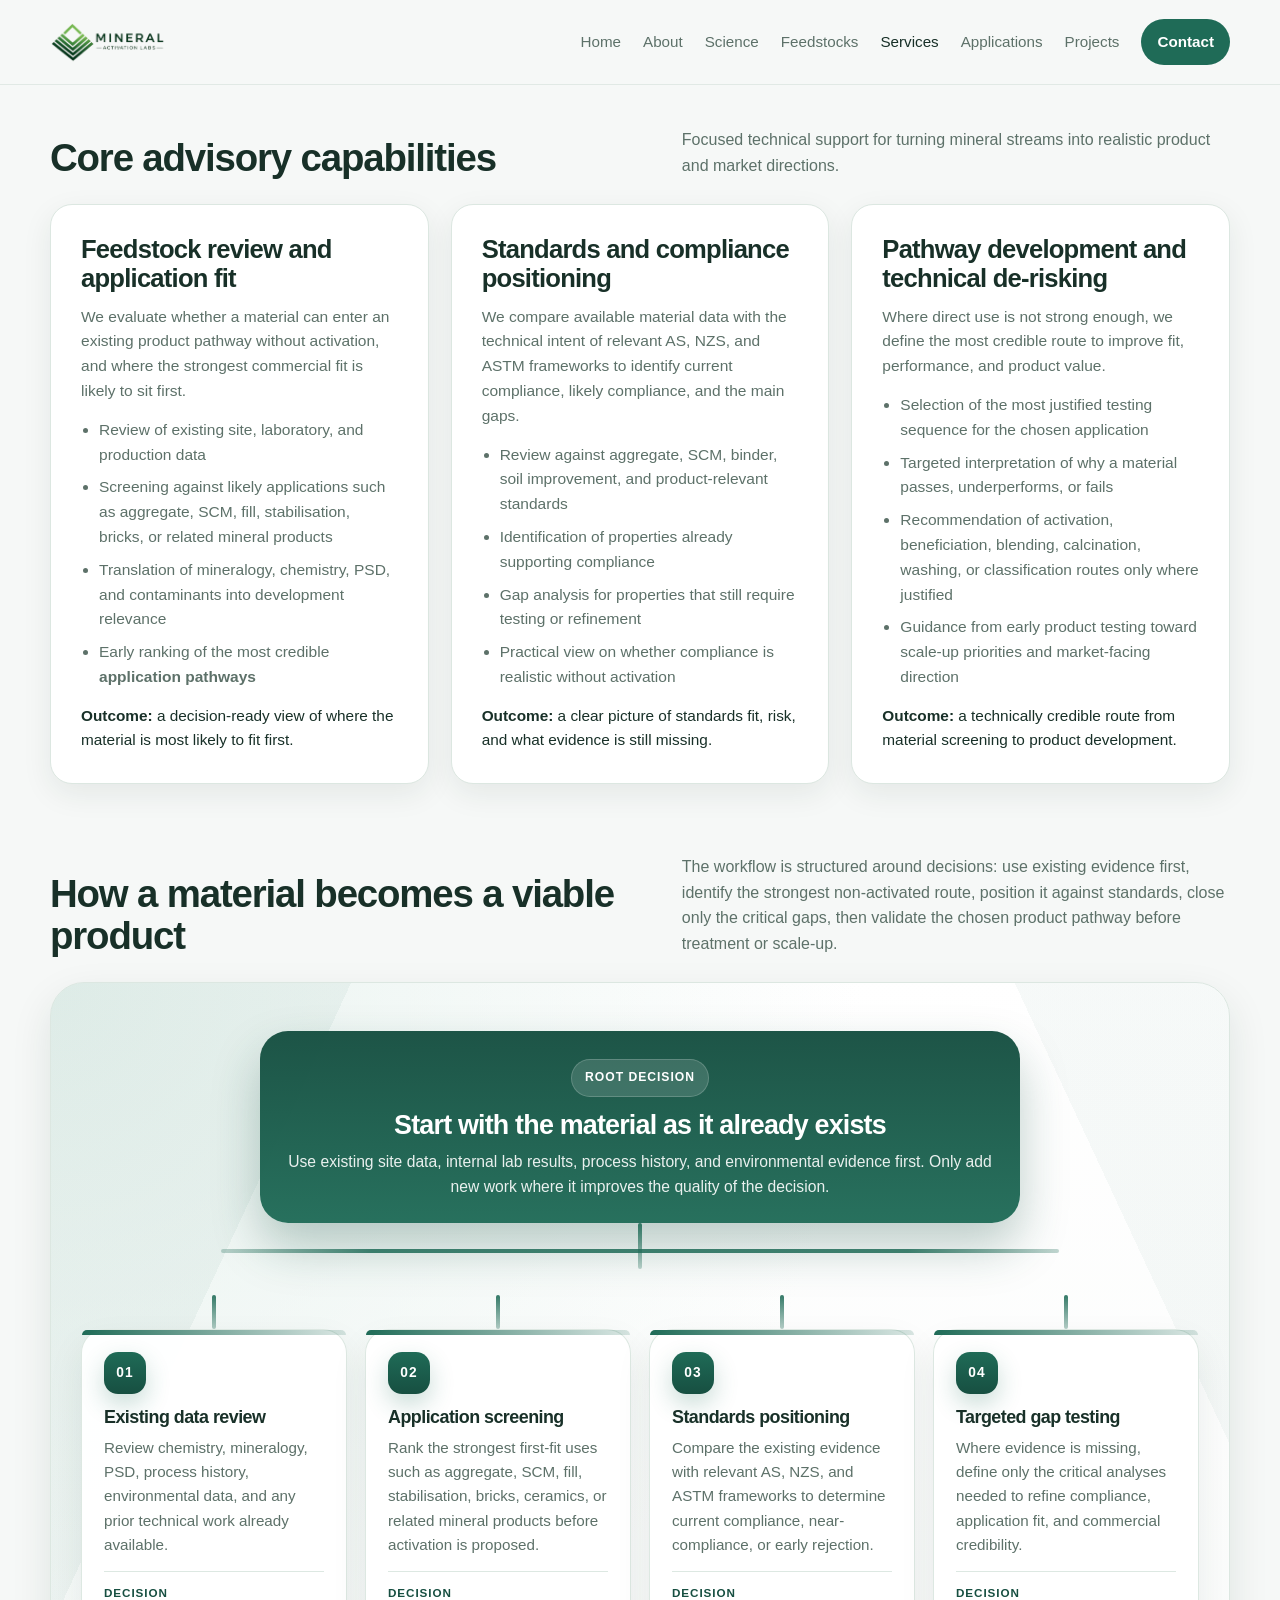
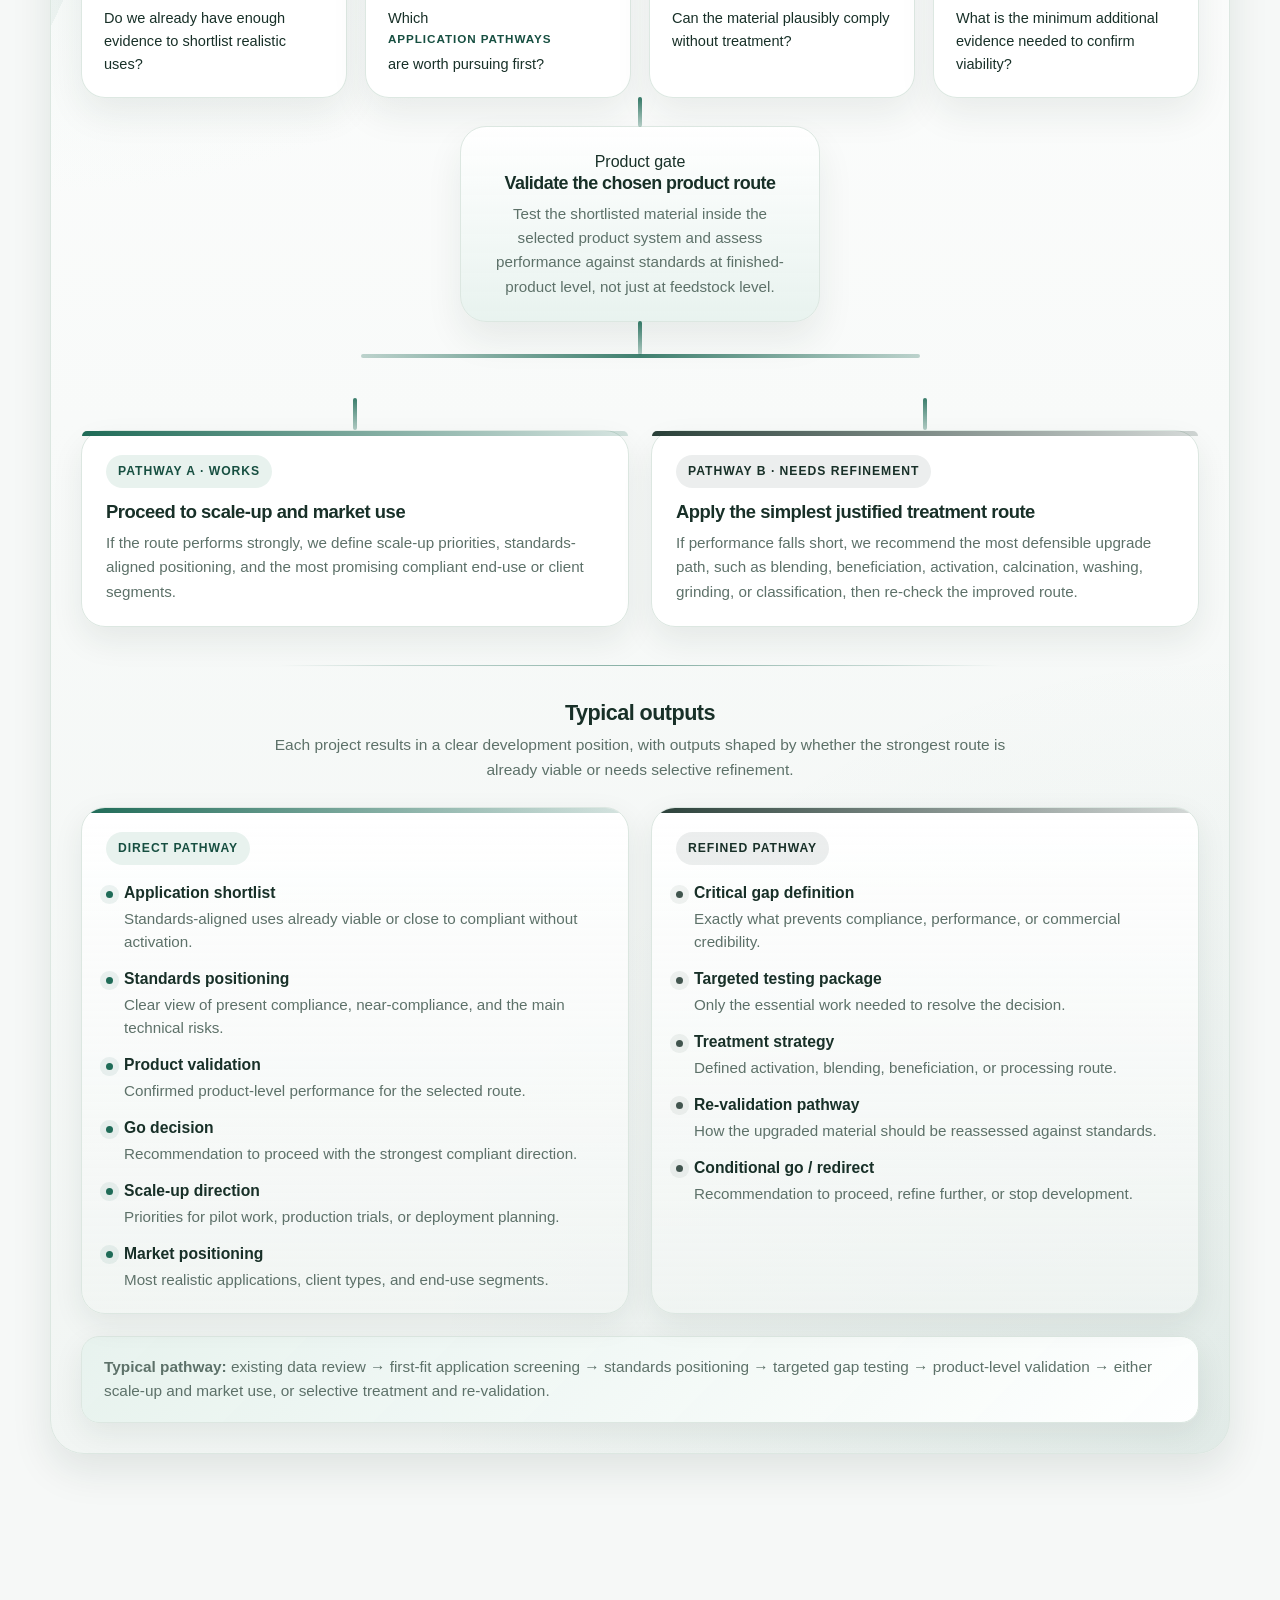
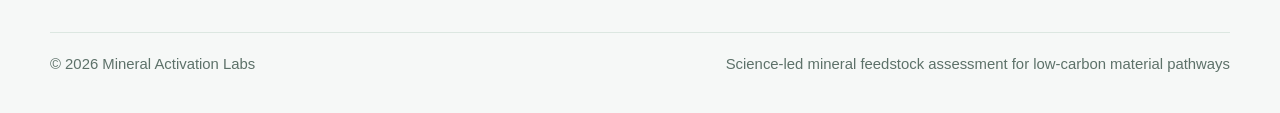
<file: services.html>
<!DOCTYPE html>
<html lang="en">
<head>
  <meta charset="UTF-8" />
  <meta name="viewport" content="width=device-width, initial-scale=1.0" />
  <title>Services | Mineral Activation Labs</title>
  <meta
    name="description"
    content="Mineral Activation Labs provides feedstock intelligence, reactivity assessment, and development pathway advisory for mineral side-streams and low-carbon material opportunities."
  />

  <style>
    :root {
      --bg: #f6f8f7;
      --surface: #ffffff;
      --surface-soft: #f1f5f3;
      --text: #183028;
      --muted: #5d7169;
      --line: #dce7e1;
      --accent: #1f6b57;
      --accent-dark: #174f41;
      --accent-soft: #e7f2ee;
      --max: 1180px;
      --radius-lg: 22px;
      --radius-md: 16px;
      --radius-sm: 12px;
      --shadow: 0 10px 30px rgba(20, 48, 39, 0.08);
      --shadow-soft: 0 16px 40px rgba(20, 48, 39, 0.1);
    }

    * {
      box-sizing: border-box;
    }

    html {
      scroll-behavior: smooth;
    }

    body {
      margin: 0;
      font-family: -apple-system, BlinkMacSystemFont, "Segoe UI", Roboto, Inter, Helvetica, Arial, sans-serif;
      background: var(--bg);
      color: var(--text);
      line-height: 1.6;
    }

    a {
      color: inherit;
      text-decoration: none;
    }

    img {
      max-width: 100%;
      display: block;
    }

    .container {
      width: min(var(--max), calc(100% - 40px));
      margin: 0 auto;
    }

    .site-header {
      position: sticky;
      top: 0;
      z-index: 50;
      background: rgba(246, 248, 247, 0.92);
      backdrop-filter: blur(10px);
      border-bottom: 1px solid rgba(220, 231, 225, 0.8);
    }

    .header-inner {
      display: flex;
      align-items: center;
      justify-content: space-between;
      gap: 20px;
      min-height: 84px;
    }

    .brand {
      display: flex;
      align-items: center;
      color: var(--text);
    }

    .brand-logo {
      height: 42px;
      width: auto;
      flex: 0 0 auto;
    }

    .nav {
      display: flex;
      align-items: center;
      gap: 22px;
      flex-wrap: wrap;
      justify-content: flex-end;
    }

    .nav a {
      font-size: 0.95rem;
      color: var(--muted);
      transition: color 0.2s ease;
    }

    .nav a:hover,
    .nav a.active {
      color: var(--text);
    }

    .nav-cta {
      padding: 11px 16px;
      border-radius: 999px;
      background: var(--accent);
      color: #fff !important;
      font-weight: 600;
    }

    .nav-cta:hover {
      background: var(--accent-dark);
    }

    main {
      padding: 42px 0 80px;
    }

    .section {
      margin: 0 0 70px;
    }

    .section-heading {
      display: grid;
      grid-template-columns: 1.05fr 0.95fr;
      gap: 26px;
      align-items: end;
      margin-bottom: 26px;
    }

    .section-heading h2 {
      margin: 0;
      font-size: clamp(1.8rem, 3vw, 2.7rem);
      letter-spacing: -0.03em;
      line-height: 1.08;
    }

    .section-heading p {
      margin: 0;
      color: var(--muted);
      font-size: 1rem;
    }

    .grid-2 {
      display: grid;
      grid-template-columns: repeat(2, minmax(0, 1fr));
      gap: 22px;
    }

    .grid-3 {
      display: grid;
      grid-template-columns: repeat(3, minmax(0, 1fr));
      gap: 22px;
    }

    .grid-4 {
      display: grid;
      grid-template-columns: repeat(4, minmax(0, 1fr));
      gap: 22px;
    }

    .capability-card,
    .scope-card,
    .step-card {
      background: var(--surface);
      border: 1px solid var(--line);
      border-radius: var(--radius-lg);
      padding: 30px;
      box-shadow: var(--shadow);
    }

    .scope-card {
      background: var(--surface-soft);
      border-radius: var(--radius-md);
      padding: 24px;
      box-shadow: none;
    }

    .step-card {
      border-radius: var(--radius-md);
      padding: 24px;
    }

    .decision-system {
      position: relative;
      padding: 36px 30px 30px;
      border-radius: 34px;
      border: 1px solid var(--line);
      background:
        radial-gradient(circle at top left, rgba(231,242,238,0.96) 0%, rgba(231,242,238,0) 34%),
        radial-gradient(circle at bottom right, rgba(31,107,87,0.08) 0%, rgba(31,107,87,0) 34%),
        linear-gradient(180deg, rgba(255,255,255,0.99) 0%, rgba(241,245,243,0.97) 100%);
      box-shadow: var(--shadow-soft);
      overflow: hidden;
      isolation: isolate;
    }

    .decision-system::before {
      content: "";
      position: absolute;
      inset: 0;
      background:
        linear-gradient(115deg, rgba(31,107,87,0.05) 0 14%, transparent 14% 100%),
        linear-gradient(245deg, rgba(31,107,87,0.04) 0 10%, transparent 10% 100%);
      pointer-events: none;
      z-index: -1;
    }

    .system-header {
      display: grid;
      grid-template-columns: 1.05fr 0.95fr;
      gap: 20px;
      align-items: end;
      margin-bottom: 26px;
    }

    .system-title {
      margin: 0;
      font-size: clamp(1.35rem, 2.5vw, 2.05rem);
      line-height: 1.04;
      letter-spacing: -0.03em;
    }

    .system-subtitle {
      margin: 0;
      color: var(--muted);
      font-size: 0.98rem;
    }

    .tree-flow {
      position: relative;
      padding: 12px 0 4px;
    }

    .tree-root {
      position: relative;
      max-width: 760px;
      margin: 0 auto 26px;
      padding: 28px 28px 24px;
      border-radius: 28px;
      background: linear-gradient(180deg, rgba(22,79,65,0.97) 0%, rgba(31,107,87,0.96) 100%);
      color: #fff;
      box-shadow: 0 24px 48px rgba(23,79,65,0.28);
      text-align: center;
    }

    .tree-root::after {
      content: "";
      position: absolute;
      left: 50%;
      top: 100%;
      width: 4px;
      height: 46px;
      transform: translateX(-50%);
      background: linear-gradient(180deg, rgba(31,107,87,0.9) 0%, rgba(31,107,87,0.28) 100%);
      border-radius: 999px;
    }

    .tree-root h3 {
      margin: 0 0 10px;
      font-size: clamp(1.35rem, 2.1vw, 1.8rem);
      line-height: 1.05;
      letter-spacing: -0.03em;
    }

    .tree-root p {
      margin: 0;
      color: rgba(255,255,255,0.9);
      font-size: 0.98rem;
    }

    .tree-pill {
      display: inline-flex;
      align-items: center;
      justify-content: center;
      padding: 8px 13px;
      margin-bottom: 14px;
      border-radius: 999px;
      background: rgba(255,255,255,0.14);
      border: 1px solid rgba(255,255,255,0.18);
      font-size: 0.76rem;
      font-weight: 800;
      letter-spacing: 0.08em;
      text-transform: uppercase;
    }

    .tree-stage-grid {
      position: relative;
      display: grid;
      grid-template-columns: repeat(4, minmax(0, 1fr));
      gap: 18px;
      margin: 0 0 28px;
      padding-top: 46px;
    }

    .tree-stage-grid::before {
      content: "";
      position: absolute;
      left: 12.5%;
      right: 12.5%;
      top: 0;
      height: 4px;
      background: linear-gradient(90deg, rgba(31,107,87,0.28) 0%, rgba(31,107,87,0.85) 18%, rgba(31,107,87,0.85) 82%, rgba(31,107,87,0.28) 100%);
      border-radius: 999px;
    }

    .tree-stage {
      position: relative;
      padding-top: 34px;
    }

    .tree-stage::before {
      content: "";
      position: absolute;
      left: 50%;
      top: 0;
      width: 4px;
      height: 34px;
      transform: translateX(-50%);
      background: linear-gradient(180deg, rgba(31,107,87,0.9) 0%, rgba(31,107,87,0.32) 100%);
      border-radius: 999px;
    }

    .tree-card {
      position: relative;
      height: 100%;
      background: rgba(255,255,255,0.96);
      border: 1px solid rgba(220,231,225,0.95);
      box-shadow: 0 16px 36px rgba(20,48,39,0.08);
      border-radius: 24px;
      padding: 22px 22px 20px;
    }

    .tree-card::before {
      content: "";
      position: absolute;
      inset: 0 auto auto 0;
      width: 100%;
      height: 5px;
      border-radius: 24px 24px 0 0;
      background: linear-gradient(90deg, var(--accent) 0%, rgba(31,107,87,0.16) 100%);
    }

    .tree-index {
      display: inline-flex;
      align-items: center;
      justify-content: center;
      width: 42px;
      height: 42px;
      margin-bottom: 14px;
      border-radius: 14px;
      background: linear-gradient(180deg, var(--accent) 0%, var(--accent-dark) 100%);
      color: #fff;
      box-shadow: 0 10px 24px rgba(31,107,87,0.24);
      font-size: 0.86rem;
      font-weight: 800;
      letter-spacing: 0.08em;
    }

    .tree-card h3 {
      margin: 0 0 8px;
      font-size: 1.12rem;
      line-height: 1.08;
      letter-spacing: -0.03em;
    }

    .tree-card p,
    .tree-outcome-card p {
      margin: 0;
      color: var(--muted);
      font-size: 0.95rem;
    }

    .tree-question {
      margin-top: 14px;
      padding-top: 12px;
      border-top: 1px solid rgba(220,231,225,0.95);
      color: var(--text);
      font-size: 0.91rem;
    }

    .tree-question strong {
      display: block;
      margin-bottom: 4px;
      font-size: 0.73rem;
      color: var(--accent-dark);
      letter-spacing: 0.08em;
      text-transform: uppercase;
    }

    .tree-gate {
      position: relative;
      max-width: 360px;
      margin: 0 auto 32px;
      padding: 22px 24px;
      border-radius: 26px;
      text-align: center;
      background: linear-gradient(180deg, rgba(255,255,255,0.99) 0%, rgba(231,242,238,0.95) 100%);
      border: 1px solid var(--line);
      box-shadow: 0 18px 36px rgba(20,48,39,0.08);
    }

    .tree-gate::before {
      content: "";
      position: absolute;
      left: 50%;
      bottom: 100%;
      width: 4px;
      height: 30px;
      transform: translateX(-50%);
      background: linear-gradient(180deg, rgba(31,107,87,0.9) 0%, rgba(31,107,87,0.3) 100%);
      border-radius: 999px;
    }

    .tree-gate::after {
      content: "";
      position: absolute;
      left: 50%;
      top: 100%;
      width: 4px;
      height: 34px;
      transform: translateX(-50%);
      background: linear-gradient(180deg, rgba(31,107,87,0.9) 0%, rgba(31,107,87,0.32) 100%);
      border-radius: 999px;
    }

    .tree-gate h3 {
      margin: 0 0 8px;
      font-size: 1.12rem;
      line-height: 1.08;
      letter-spacing: -0.03em;
    }

    .tree-gate p {
      margin: 0;
      color: var(--muted);
      font-size: 0.95rem;
    }

    .tree-outcomes {
      position: relative;
      display: grid;
      grid-template-columns: repeat(2, minmax(0, 1fr));
      gap: 22px;
      padding-top: 44px;
    }

    .tree-outcomes::before {
      content: "";
      position: absolute;
      left: 25%;
      right: 25%;
      top: 0;
      height: 4px;
      background: linear-gradient(90deg, rgba(31,107,87,0.28) 0%, rgba(31,107,87,0.85) 50%, rgba(31,107,87,0.28) 100%);
      border-radius: 999px;
    }

    .tree-outcome {
      position: relative;
      padding-top: 32px;
    }

    .tree-outcome::before {
      content: "";
      position: absolute;
      left: 50%;
      top: 0;
      width: 4px;
      height: 32px;
      transform: translateX(-50%);
      background: linear-gradient(180deg, rgba(31,107,87,0.88) 0%, rgba(31,107,87,0.32) 100%);
      border-radius: 999px;
    }

    .tree-outcome-card {
      position: relative;
      min-height: 100%;
      background: rgba(255,255,255,0.96);
      border: 1px solid var(--line);
      border-radius: 24px;
      padding: 24px 24px 22px;
      box-shadow: 0 14px 32px rgba(20,48,39,0.08);
    }

    .tree-outcome-card.good::before,
    .tree-outcome-card.adjust::before {
      content: "";
      position: absolute;
      inset: 0 auto auto 0;
      width: 100%;
      height: 5px;
      border-radius: 24px 24px 0 0;
    }

    .tree-outcome-card.good::before { background: linear-gradient(90deg, var(--accent) 0%, rgba(31,107,87,0.18) 100%); }
    .tree-outcome-card.adjust::before { background: linear-gradient(90deg, rgba(24,48,40,0.92) 0%, rgba(24,48,40,0.18) 100%); }

    .branch-label {
      display: inline-flex;
      align-items: center;
      gap: 8px;
      padding: 7px 12px;
      border-radius: 999px;
      margin-bottom: 14px;
      font-size: 0.76rem;
      font-weight: 800;
      letter-spacing: 0.08em;
      text-transform: uppercase;
    }

    .branch-label.good { background: rgba(231,242,238,0.95); color: var(--accent-dark); }
    .branch-label.adjust { background: rgba(24,48,40,0.08); color: var(--text); }

    .tree-outcome-card h3 {
      margin: 0 0 8px;
      font-size: 1.15rem;
      line-height: 1.12;
      letter-spacing: -0.025em;
    }

    .tree-outputs {
      position: relative;
      margin-top: 34px;
      padding-top: 36px;
    }

    .tree-outputs::before {
      content: "";
      position: absolute;
      top: 0;
      left: 50%;
      transform: translateX(-50%);
      width: min(720px, calc(100% - 60px));
      height: 1px;
      background: linear-gradient(90deg, rgba(31,107,87,0) 0%, rgba(31,107,87,0.22) 16%, rgba(31,107,87,0.52) 50%, rgba(31,107,87,0.22) 84%, rgba(31,107,87,0) 100%);
    }

    .tree-outputs-header {
      text-align: center;
      margin: 0 auto 24px;
      max-width: 760px;
    }

    .tree-outputs-header h3 {
      margin: 0 0 8px;
      font-size: 1.35rem;
      line-height: 1.12;
      letter-spacing: -0.025em;
    }

    .tree-outputs-header p {
      margin: 0;
      color: var(--muted);
      font-size: 0.97rem;
    }

    .tree-output-grid {
      display: grid;
      grid-template-columns: repeat(2, minmax(0, 1fr));
      gap: 22px;
    }

    .tree-output-column {
      position: relative;
      background: linear-gradient(180deg, rgba(255,255,255,0.98) 0%, rgba(241,245,243,0.74) 100%);
      border: 1px solid var(--line);
      border-radius: 24px;
      padding: 24px 24px 22px;
      box-shadow: var(--shadow);
      overflow: hidden;
    }

    .tree-output-column::before {
      content: "";
      position: absolute;
      inset: 0 auto auto 0;
      width: 100%;
      height: 5px;
    }

    .tree-output-column.good::before {
      background: linear-gradient(90deg, var(--accent) 0%, rgba(31,107,87,0.18) 100%);
    }

    .tree-output-column.adjust::before {
      background: linear-gradient(90deg, rgba(24,48,40,0.92) 0%, rgba(24,48,40,0.18) 100%);
    }

    .output-column-title {
      display: inline-flex;
      align-items: center;
      gap: 8px;
      padding: 7px 12px;
      border-radius: 999px;
      margin-bottom: 16px;
      font-size: 0.76rem;
      font-weight: 800;
      letter-spacing: 0.08em;
      text-transform: uppercase;
    }

    .tree-output-column.good .output-column-title {
      background: rgba(231,242,238,0.95);
      color: var(--accent-dark);
    }

    .tree-output-column.adjust .output-column-title {
      background: rgba(24,48,40,0.08);
      color: var(--text);
    }

    .tree-output-list {
      list-style: none;
      margin: 0;
      padding: 0;
      display: grid;
      gap: 14px;
    }

    .tree-output-list li {
      position: relative;
      padding-left: 18px;
      color: var(--muted);
      font-size: 0.95rem;
      line-height: 1.52;
    }

    .tree-output-list li::before {
      content: "";
      position: absolute;
      left: 0;
      top: 0.62em;
      width: 7px;
      height: 7px;
      border-radius: 50%;
      background: var(--accent);
      box-shadow: 0 0 0 6px rgba(31,107,87,0.08);
    }

    .tree-output-column.adjust .tree-output-list li::before {
      background: rgba(24,48,40,0.82);
      box-shadow: 0 0 0 6px rgba(24,48,40,0.06);
    }

    .tree-output-list strong {
      display: block;
      margin-bottom: 2px;
      color: var(--text);
      font-size: 0.98rem;
    }

    .workflow-summary {
      margin-top: 22px;
      padding: 18px 22px;
      border-radius: 18px;
      background: linear-gradient(135deg, rgba(231,242,238,0.95) 0%, rgba(255,255,255,0.98) 100%);
      border: 1px solid var(--line);
      color: var(--muted);
      font-size: 0.96rem;
      box-shadow: var(--shadow);
    }

    .signal-card,
    .deliverable-card,
    .value-card {
      padding: 26px;
    }

    .signal-card {
      background: linear-gradient(180deg, rgba(255,255,255,0.98) 0%, rgba(246,248,247,1) 100%);
    }

    .capability-card h3,
    .scope-card h3,
    .step-card h3 {
      margin: 0 0 12px;
      font-size: clamp(1.2rem, 2vw, 1.7rem);
      line-height: 1.12;
      letter-spacing: -0.03em;
      color: var(--text);
    }

    .scope-card h3,
    .step-card h3 {
      font-size: 1.15rem;
    }

    .capability-card p,
    .scope-card p,
    .step-card p {
      margin: 0;
      color: var(--muted);
      font-size: 0.97rem;
    }

    .feature-list {
      margin: 14px 0 0;
      padding-left: 18px;
      color: var(--muted);
      font-size: 0.97rem;
    }

    .feature-list li + li {
      margin-top: 8px;
    }

    .outcome {
      margin-top: 14px !important;
      color: var(--text) !important;
      font-size: 0.96rem !important;
    }

    .number {
      display: inline-flex;
      align-items: center;
      padding: 7px 11px;
      border-radius: 999px;
      background: var(--accent-soft);
      color: var(--accent-dark);
      font-size: 0.79rem;
      font-weight: 700;
      letter-spacing: 0.02em;
      margin-bottom: 16px;
      width: auto;
      height: auto;
    }

    .site-footer {
      padding: 28px 0 36px;
      color: var(--muted);
      font-size: 0.93rem;
    }

    .footer-inner {
      border-top: 1px solid var(--line);
      padding-top: 20px;
      display: flex;
      justify-content: space-between;
      gap: 20px;
      flex-wrap: wrap;
    }

    @media (max-width: 1000px) {
      .grid-4,
      .grid-3,
      .grid-2,
      .section-heading {
        grid-template-columns: 1fr;
      }

      .workflow-map::before {
        left: 29px;
        transform: none;
      }

      .tree-output-grid {
        grid-template-columns: 1fr;
      }

      .workflow-step {
        grid-template-columns: 58px 1fr;
        gap: 16px;
        align-items: start;
        margin-bottom: 16px;
      }

      .workflow-node {
        grid-column: 1;
        min-height: 58px;
        justify-content: flex-start;
      }

      .workflow-node::before {
        width: 58px;
        height: 58px;
        left: 29px;
      }

      .workflow-node-label {
        display: none;
      }

      .workflow-step.left .workflow-panel,
      .workflow-step.right .workflow-panel {
        grid-column: 2;
        margin: 0;
      }

      .workflow-connector {
        display: none;
      }
    }

    @media (max-width: 860px) {
      .header-inner {
        min-height: auto;
        padding: 14px 0;
        align-items: flex-start;
        flex-direction: column;
      }

      .nav {
        gap: 12px 16px;
        justify-content: flex-start;
      }
    }

    @media (max-width: 760px) {
      .capability-card,
      .scope-card,
      .step-card {
        padding: 24px;
      }

      main {
        padding-top: 26px;
      }

      .brand-logo {
        height: 36px;
      }
    }
  </style>
</head>
<body>
  <header class="site-header">
    <div class="container header-inner">
      <a href="index.html" class="brand" aria-label="Mineral Activation Labs home">
        <img src="assets/logo.png" alt="Mineral Activation Labs logo" class="brand-logo" />
      </a>

      <nav class="nav" aria-label="Primary navigation">
        <a href="index.html">Home</a>
        <a href="about.html">About</a>
        <a href="science.html">Science</a>
        <a href="feedstocks.html">Feedstocks</a>
        <a href="services.html" class="active">Services</a>
        <a href="applications.html">Applications</a>
        <a href="projects.html">Projects</a>
        <a href="contact.html" class="nav-cta">Contact</a>
      </nav>
    </div>
  </header>

  <main>
    <section id="services" class="section">
      <div class="container">
        <div class="section-heading">
          <h2>Core advisory capabilities</h2>
          <p>
            Focused technical support for turning mineral streams into realistic product and market directions.
          </p>
        </div>

        <div class="grid-3">
          <div class="capability-card">
            <h3>Feedstock review and application fit</h3>
            <p>
              We evaluate whether a material can enter an existing product pathway without activation, and where the strongest commercial fit is likely to sit first.
            </p>
            <ul class="feature-list">
              <li>Review of existing site, laboratory, and production data</li>
              <li>Screening against likely applications such as aggregate, SCM, fill, stabilisation, bricks, or related mineral products</li>
              <li>Translation of mineralogy, chemistry, PSD, and contaminants into development relevance</li>
              <li>Early ranking of the most credible <a href="applications.html"><strong>application pathways</strong></a></li>
            </ul>
            <p class="outcome"><strong>Outcome:</strong> a decision-ready view of where the material is most likely to fit first.</p>
          </div>

          <div class="capability-card">
            <h3>Standards and compliance positioning</h3>
            <p>
              We compare available material data with the technical intent of relevant AS, NZS, and ASTM frameworks to identify current compliance, likely compliance, and the main gaps.
            </p>
            <ul class="feature-list">
              <li>Review against aggregate, SCM, binder, soil improvement, and product-relevant standards</li>
              <li>Identification of properties already supporting compliance</li>
              <li>Gap analysis for properties that still require testing or refinement</li>
              <li>Practical view on whether compliance is realistic without activation</li>
            </ul>
            <p class="outcome"><strong>Outcome:</strong> a clear picture of standards fit, risk, and what evidence is still missing.</p>
          </div>

          <div class="capability-card">
            <h3>Pathway development and technical de-risking</h3>
            <p>
              Where direct use is not strong enough, we define the most credible route to improve fit, performance, and product value.
            </p>
            <ul class="feature-list">
              <li>Selection of the most justified testing sequence for the chosen application</li>
              <li>Targeted interpretation of why a material passes, underperforms, or fails</li>
              <li>Recommendation of activation, beneficiation, blending, calcination, washing, or classification routes only where justified</li>
              <li>Guidance from early product testing toward scale-up priorities and market-facing direction</li>
            </ul>
            <p class="outcome"><strong>Outcome:</strong> a technically credible route from material screening to product development.</p>
          </div>
        </div>
      </div>
    </section>

    <section class="section">
      <div class="container">
        <div class="section-heading">
          <h2>How a material becomes a viable product</h2>
          <p>
            The workflow is structured around decisions: use existing evidence first, identify the strongest non-activated route, position it against standards, close only the critical gaps, then validate the chosen product pathway before treatment or scale-up.
          </p>
        </div>

        <div class="decision-system">
          <div class="tree-flow">
            <div class="tree-root">
              <span class="tree-pill">Root decision</span>
              <h3>Start with the material as it already exists</h3>
              <p>Use existing site data, internal lab results, process history, and environmental evidence first. Only add new work where it improves the quality of the decision.</p>
            </div>

            <div class="tree-stage-grid">
              <div class="tree-stage">
                <div class="tree-card">
                  <div class="tree-index">01</div>
                  <h3>Existing data review</h3>
                  <p>Review chemistry, mineralogy, PSD, process history, environmental data, and any prior technical work already available.</p>
                  <div class="tree-question"><strong>Decision</strong>Do we already have enough evidence to shortlist realistic uses?</div>
                </div>
              </div>

              <div class="tree-stage">
                <div class="tree-card">
                  <div class="tree-index">02</div>
                  <h3>Application screening</h3>
                  <p>Rank the strongest first-fit uses such as aggregate, SCM, fill, stabilisation, bricks, ceramics, or related mineral products before activation is proposed.</p>
                  <div class="tree-question"><strong>Decision</strong>Which <a href="applications.html"><strong>application pathways</strong></a> are worth pursuing first?</div>
                </div>
              </div>

              <div class="tree-stage">
                <div class="tree-card">
                  <div class="tree-index">03</div>
                  <h3>Standards positioning</h3>
                  <p>Compare the existing evidence with relevant AS, NZS, and ASTM frameworks to determine current compliance, near-compliance, or early rejection.</p>
                  <div class="tree-question"><strong>Decision</strong>Can the material plausibly comply without treatment?</div>
                </div>
              </div>

              <div class="tree-stage">
                <div class="tree-card">
                  <div class="tree-index">04</div>
                  <h3>Targeted gap testing</h3>
                  <p>Where evidence is missing, define only the critical analyses needed to refine compliance, application fit, and commercial credibility.</p>
                  <div class="tree-question"><strong>Decision</strong>What is the minimum additional evidence needed to confirm viability?</div>
                </div>
              </div>
            </div>

            <div class="tree-gate">
              <span class="small-pill">Product gate</span>
              <h3>Validate the chosen product route</h3>
              <p>Test the shortlisted material inside the selected product system and assess performance against standards at finished-product level, not just at feedstock level.</p>
            </div>

            <div class="tree-outcomes">
              <div class="tree-outcome">
                <div class="tree-outcome-card good">
                  <div class="branch-label good">Pathway A · works</div>
                  <h3>Proceed to scale-up and market use</h3>
                  <p>If the route performs strongly, we define scale-up priorities, standards-aligned positioning, and the most promising compliant end-use or client segments.</p>
                </div>
              </div>

              <div class="tree-outcome">
                <div class="tree-outcome-card adjust">
                  <div class="branch-label adjust">Pathway B · needs refinement</div>
                  <h3>Apply the simplest justified treatment route</h3>
                  <p>If performance falls short, we recommend the most defensible upgrade path, such as blending, beneficiation, activation, calcination, washing, grinding, or classification, then re-check the improved route.</p>
                </div>
              </div>
            </div>
          </div>

          <div class="tree-outputs">
            <div class="tree-outputs-header">
              <h3>Typical outputs</h3>
              <p>Each project results in a clear development position, with outputs shaped by whether the strongest route is already viable or needs selective refinement.</p>
            </div>

            <div class="tree-output-grid">
              <div class="tree-output-column good">
                <div class="output-column-title">Direct pathway</div>
                <ul class="tree-output-list">
                  <li><strong>Application shortlist</strong>Standards-aligned uses already viable or close to compliant without activation.</li>
                  <li><strong>Standards positioning</strong>Clear view of present compliance, near-compliance, and the main technical risks.</li>
                  <li><strong>Product validation</strong>Confirmed product-level performance for the selected route.</li>
                  <li><strong>Go decision</strong>Recommendation to proceed with the strongest compliant direction.</li>
                  <li><strong>Scale-up direction</strong>Priorities for pilot work, production trials, or deployment planning.</li>
                  <li><strong>Market positioning</strong>Most realistic applications, client types, and end-use segments.</li>
                </ul>
              </div>

              <div class="tree-output-column adjust">
                <div class="output-column-title">Refined pathway</div>
                <ul class="tree-output-list">
                  <li><strong>Critical gap definition</strong>Exactly what prevents compliance, performance, or commercial credibility.</li>
                  <li><strong>Targeted testing package</strong>Only the essential work needed to resolve the decision.</li>
                  <li><strong>Treatment strategy</strong>Defined activation, blending, beneficiation, or processing route.</li>
                  <li><strong>Re-validation pathway</strong>How the upgraded material should be reassessed against standards.</li>
                  <li><strong>Conditional go / redirect</strong>Recommendation to proceed, refine further, or stop development.</li>
                </ul>
              </div>
            </div>
          </div>

          <div class="workflow-summary"><strong>Typical pathway:</strong> existing data review → first-fit application screening → standards positioning → targeted gap testing → product-level validation → either scale-up and market use, or selective treatment and re-validation.</div>
        </div>
      </div>
    </section>
  </main>

  <footer class="site-footer">
    <div class="container footer-inner">
      <div>© 2026 Mineral Activation Labs</div>
      <div>Science-led mineral feedstock assessment for low-carbon material pathways</div>
    </div>
  </footer>
</body>
</html>
</file>
